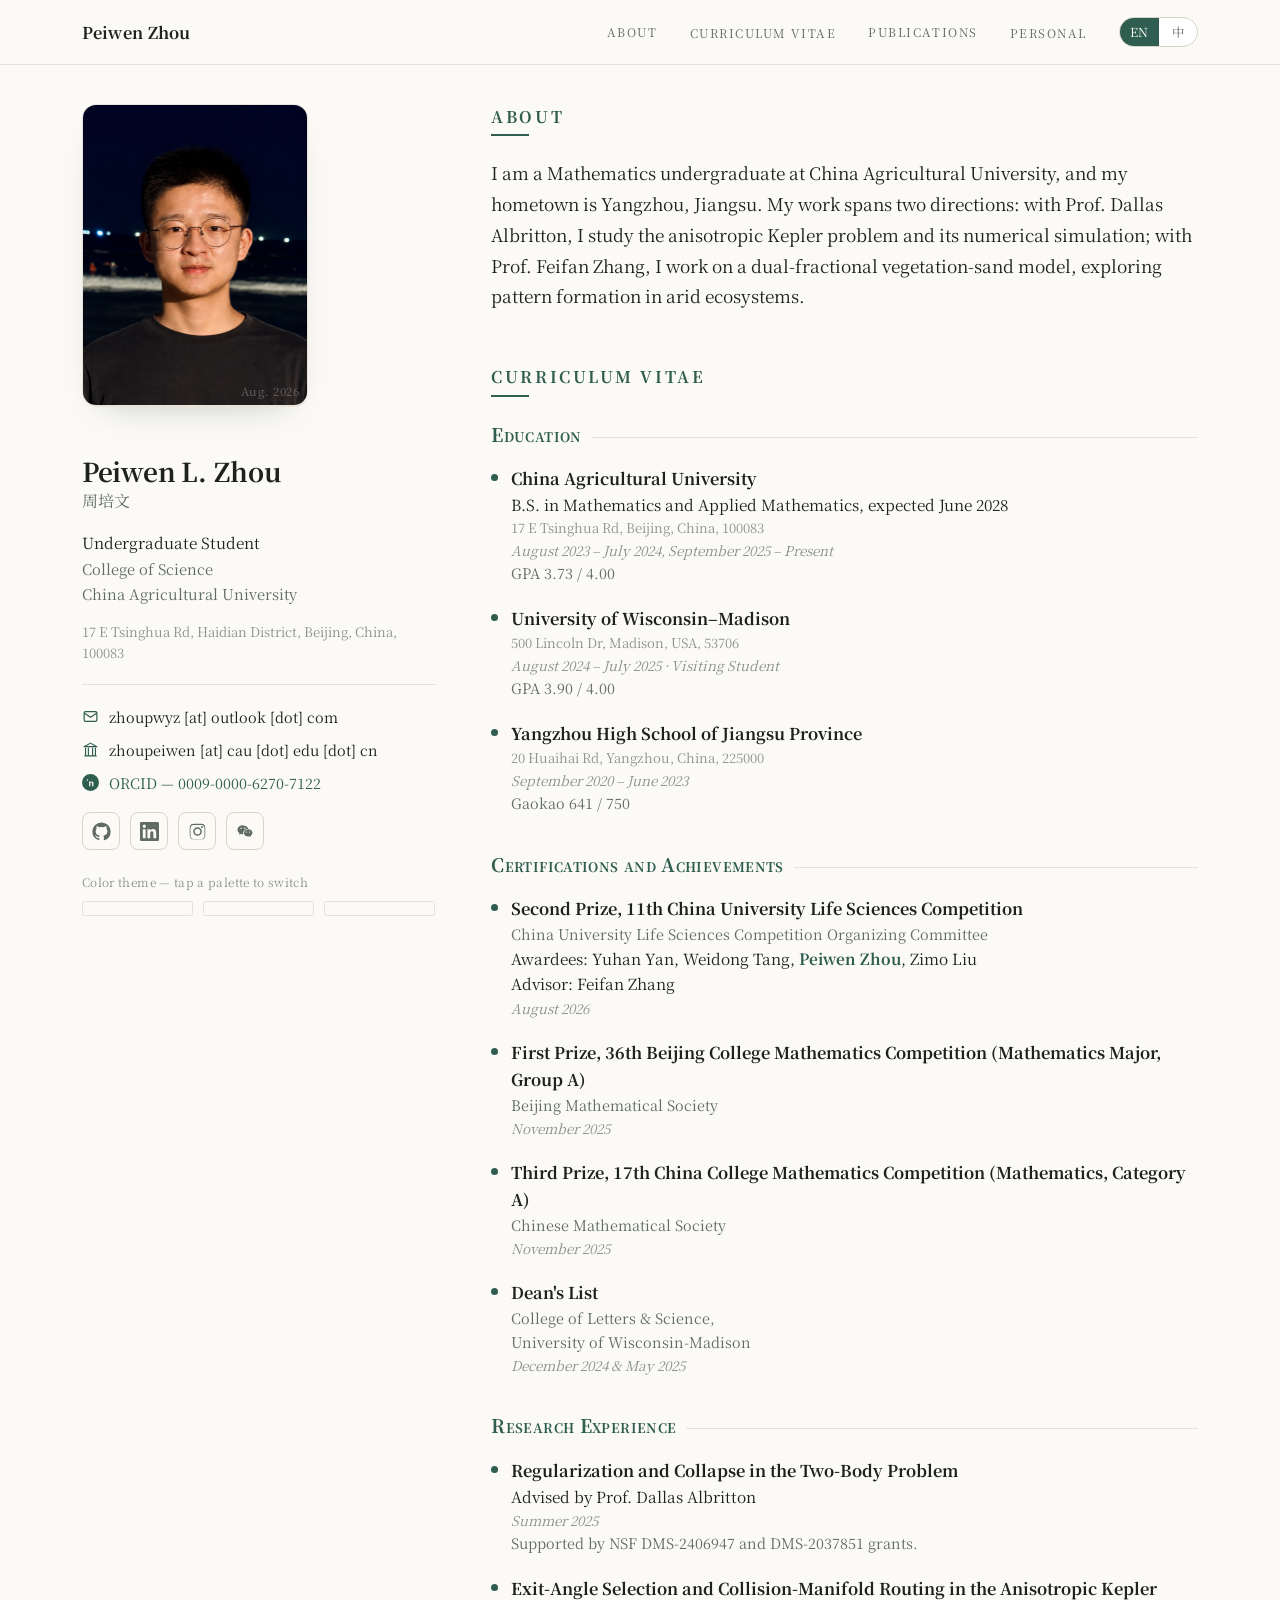
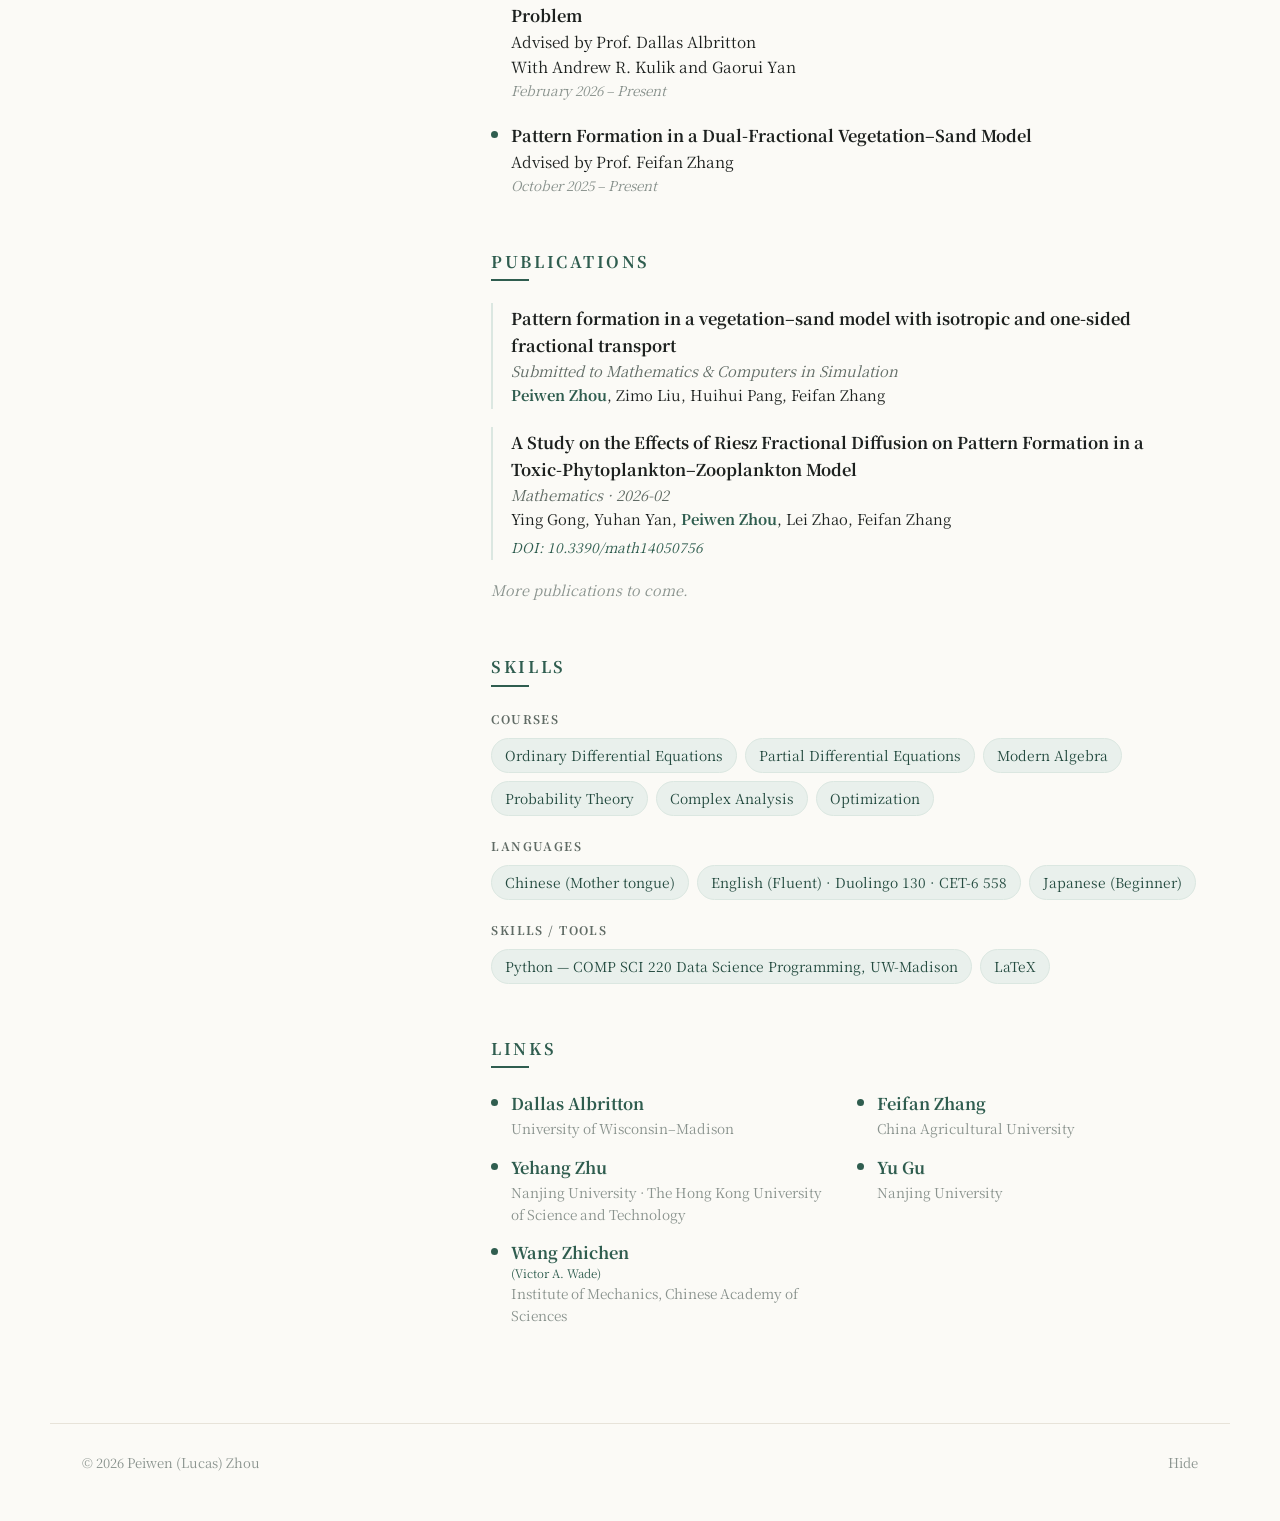
<file: index.html>
<!DOCTYPE html>
<html lang="en" data-theme="green">
<head>
<meta charset="UTF-8" />
<meta name="viewport" content="width=device-width, initial-scale=1.0" />
<!-- Pick a random color theme (green / red / blue), kept consistent within a visit -->
<script>
  (function () {
    var KEY = "plz-theme";
    var themes = ["green", "red", "blue"];
    var t = null;
    try { t = sessionStorage.getItem(KEY); } catch (e) {}
    if (themes.indexOf(t) === -1) {
      t = themes[Math.floor(Math.random() * themes.length)];
      try { sessionStorage.setItem(KEY, t); } catch (e) {}
    }
    document.documentElement.setAttribute("data-theme", t);
  })();
</script>
<title>Peiwen (Lucas) Zhou</title>
<meta name="description" content="Peiwen (Lucas) Zhou — a mathematics undergraduate at China Agricultural University, studying the anisotropic Kepler problem and pattern formation in arid ecosystems." />
<meta name="author" content="Peiwen (Lucas) Zhou" />
<link rel="canonical" href="https://lucaszhoupw.github.io/" />
<link rel="icon" href="assets/favicon.svg" />
<meta property="og:type" content="website" />
<meta property="og:title" content="Peiwen (Lucas) Zhou" />
<meta property="og:description" content="Peiwen (Lucas) Zhou — a mathematics undergraduate at China Agricultural University, studying the anisotropic Kepler problem and pattern formation in arid ecosystems." />
<meta property="og:url" content="https://lucaszhoupw.github.io/" />
<meta property="og:image" content="https://lucaszhoupw.github.io/assets/portrait-danang.jpeg" />
<meta name="twitter:card" content="summary_large_image" />
<link rel="stylesheet" href="styles.css?v=20" />
</head>
<body data-title-en="Peiwen (Lucas) Zhou" data-title-zh="周培文 · 个人主页">

<!-- ===================== NAV ===================== -->
<header class="nav">
  <div class="nav__inner">
    <div class="nav__brand">
      <a href="#top"><span class="nm-given" data-en="Peiwen" data-zh="培文">Peiwen</span><span class="nm-sur" data-en="Zhou" data-zh="周">Zhou</span></a>
    </div>
    <nav class="nav__links" aria-label="Primary">
      <a class="nav__link nav__link--caps" href="#about" data-spy data-en="About" data-zh="关于">About</a>
      <div class="nav__dropdown">
        <button type="button" class="nav__link nav__link--caps nav__dropbtn" aria-haspopup="true" aria-expanded="false"><span class="lbl-full" data-en="Curriculum Vitae" data-zh="简历">Curriculum Vitae</span><span class="lbl-short" data-en="CV" data-zh="简历">CV</span></button>
        <div class="nav__menu" role="menu">
          <button type="button" class="nav__menu-item" data-cv-download data-en="Download" data-zh="下载">Download</button>
        </div>
      </div>
      <a class="nav__link nav__link--caps" href="#publications" data-spy><span class="lbl-full" data-en="Publications" data-zh="学术发表">Publications</span><span class="lbl-short" data-en="Pub" data-zh="发表">Pub</span></a>
      <div class="nav__dropdown">
        <button type="button" class="nav__link nav__link--caps nav__dropbtn" aria-haspopup="true" aria-expanded="false" data-en="Personal" data-zh="个人">Personal</button>
        <div class="nav__menu" role="menu">
          <button type="button" class="nav__menu-item" role="menuitem" data-modal="modal-schedule" data-en="Schedule" data-zh="日程">Schedule</button>
          <button type="button" class="nav__menu-item" role="menuitem" data-modal="modal-travels" data-en="Travels" data-zh="足迹">Travels</button>
          <a class="nav__menu-item" role="menuitem" href="cities.html" data-en="Cities" data-zh="城市">Cities</a>
          <a class="nav__menu-item" role="menuitem" href="gallery.html" data-en="Gallery" data-zh="相册">Gallery</a>
        </div>
      </div>
    </nav>
    <button type="button" class="lang-toggle" aria-label="Switch language" title="Switch language">
      <span class="lang-seg is-active" data-lang="en">EN</span>
      <span class="lang-seg" data-lang="zh">中</span>
    </button>
  </div>
</header>

<span id="top"></span>

<!-- ===================== SHELL ===================== -->
<div class="shell">

  <!-- ---------- LEFT: sticky profile ---------- -->
  <aside class="side">
    <div class="portrait-wrap">
      <img class="portrait" src="assets/portrait-danang.jpeg"
           alt="Portrait of Peiwen (Lucas) Zhou" />
      <span class="portrait-date" data-en="Aug. 2026" data-zh="2026 年 8 月">Aug. 2026</span>
    </div>

    <h1 class="side__name"><span class="nm-given" data-en="Peiwen L." data-en-alt="Peiwen (Lucas)" data-zh="培文">Peiwen L.</span><span class="nm-sur" data-en="Zhou" data-zh="周">Zhou</span></h1>
    <div class="side__name-sub" data-en="周培文" data-zh="Peiwen (Lucas) Zhou">周培文</div>

    <div class="side__role" data-en="Undergraduate Student" data-zh="本科生">Undergraduate Student</div>
    <div class="side__college" data-en="College of Science">College of Science</div>
    <div class="side__affil" data-en="China Agricultural University" data-zh="中国农业大学理学院">China Agricultural University</div>
    <div class="side__affil-addr" data-en="17 E Tsinghua Rd, Haidian District, Beijing, China, 100083" data-zh="中国北京市海淀区清华东路 17 号">17 E Tsinghua Rd, Haidian District, Beijing, China, 100083</div>

    <hr class="side__rule" />

    <ul class="side__contact">
      <li>
        <svg class="ico" viewBox="0 0 24 24" fill="none" stroke="currentColor" stroke-width="1.7" aria-hidden="true"><rect x="3" y="5" width="18" height="14" rx="2"/><path d="m3 7 9 6 9-6"/></svg>
        <span class="email-text">zhoupwyz [at] outlook [dot] com</span>
      </li>
      <li>
        <svg class="ico" viewBox="0 0 24 24" fill="none" stroke="currentColor" stroke-width="1.6" stroke-linecap="round" stroke-linejoin="round" aria-hidden="true"><path d="M12 3 3 8h18z"/><path d="M4 21h16M5 21V10m4 11V10m6 11V10m4 11V10"/></svg>
        <span class="email-text">zhoupeiwen [at] cau [dot] edu [dot] cn</span>
      </li>
      <li>
        <svg class="ico" viewBox="0 0 24 24" fill="currentColor" aria-hidden="true"><path d="M12 0a12 12 0 1 0 0 24 12 12 0 0 0 0-24zM7.7 7.4a1 1 0 1 1 0 2 1 1 0 0 1 0-2zm.9 3.2H6.8v6.8h1.8v-6.8zm2 0h1.7v.93h.02c.24-.45.83-.93 1.7-.93 1.82 0 2.16 1.2 2.16 2.76v3.97h-1.8v-3.5c0-.84-.02-1.92-1.17-1.92-1.17 0-1.35.92-1.35 1.86v3.56h-1.8v-6.8z"/></svg>
        <span><a href="https://orcid.org/0009-0000-6270-7122" target="_blank" rel="noopener">ORCID — 0009-0000<span class="orcid-tail">-6270-7122</span></a></span>
      </li>
    </ul>

    <div class="side__social">
      <a href="https://github.com/lucaszhoupw/" target="_blank" rel="noopener" aria-label="GitHub" title="GitHub">
        <svg viewBox="0 0 24 24" fill="currentColor" aria-hidden="true"><path d="M12 .5A11.5 11.5 0 0 0 .5 12a11.5 11.5 0 0 0 7.86 10.92c.58.1.79-.25.79-.56v-2c-3.2.7-3.88-1.37-3.88-1.37-.53-1.34-1.29-1.7-1.29-1.7-1.05-.72.08-.7.08-.7 1.16.08 1.77 1.2 1.77 1.2 1.03 1.77 2.7 1.26 3.36.96.1-.75.4-1.26.73-1.55-2.55-.29-5.24-1.28-5.24-5.68 0-1.26.45-2.28 1.19-3.08-.12-.29-.52-1.46.11-3.04 0 0 .97-.31 3.18 1.18a11 11 0 0 1 5.79 0c2.2-1.49 3.17-1.18 3.17-1.18.63 1.58.23 2.75.11 3.04.74.8 1.19 1.82 1.19 3.08 0 4.41-2.69 5.39-5.25 5.67.41.36.78 1.06.78 2.14v3.17c0 .31.21.67.8.56A11.5 11.5 0 0 0 23.5 12 11.5 11.5 0 0 0 12 .5z"/></svg>
      </a>
      <a href="#" aria-label="LinkedIn" title="LinkedIn">
        <svg viewBox="0 0 24 24" fill="currentColor" aria-hidden="true"><path d="M20.45 20.45h-3.56v-5.57c0-1.33-.02-3.04-1.85-3.04-1.85 0-2.14 1.45-2.14 2.94v5.67H9.34V9h3.42v1.56h.05c.48-.9 1.64-1.85 3.37-1.85 3.6 0 4.27 2.37 4.27 5.46v6.28zM5.34 7.43a2.07 2.07 0 1 1 0-4.14 2.07 2.07 0 0 1 0 4.14zM7.12 20.45H3.55V9h3.57v11.45zM22.22 0H1.77C.79 0 0 .77 0 1.73v20.54C0 23.22.79 24 1.77 24h20.45c.98 0 1.78-.78 1.78-1.73V1.73C24 .77 23.2 0 22.22 0z"/></svg>
      </a>
      <a href="#" aria-label="Instagram" title="Instagram">
        <svg viewBox="0 0 24 24" fill="currentColor" aria-hidden="true"><path d="M12 2.16c3.2 0 3.58.01 4.85.07 1.17.05 1.8.25 2.23.41.56.22.96.48 1.38.9.42.42.68.82.9 1.38.16.42.36 1.06.41 2.23.06 1.27.07 1.65.07 4.85s-.01 3.58-.07 4.85c-.05 1.17-.25 1.8-.41 2.23-.22.56-.48.96-.9 1.38-.42.42-.82.68-1.38.9-.42.16-1.06.36-2.23.41-1.27.06-1.65.07-4.85.07s-3.58-.01-4.85-.07c-1.17-.05-1.8-.25-2.23-.41a3.7 3.7 0 0 1-1.38-.9 3.7 3.7 0 0 1-.9-1.38c-.16-.42-.36-1.06-.41-2.23-.06-1.27-.07-1.65-.07-4.85s.01-3.58.07-4.85c.05-1.17.25-1.8.41-2.23.22-.56.48-.96.9-1.38.42-.42.82-.68 1.38-.9.42-.16 1.06-.36 2.23-.41C8.42 2.17 8.8 2.16 12 2.16zm0 1.62c-3.15 0-3.51.01-4.75.07-.96.04-1.48.2-1.83.34-.46.18-.79.39-1.13.74-.35.34-.56.67-.74 1.13-.14.35-.3.87-.34 1.83-.06 1.24-.07 1.6-.07 4.75s.01 3.51.07 4.75c.04.96.2 1.48.34 1.83.18.46.39.79.74 1.13.34.35.67.56 1.13.74.35.14.87.3 1.83.34 1.24.06 1.6.07 4.75.07s3.51-.01 4.75-.07c.96-.04 1.48-.2 1.83-.34.46-.18.79-.39 1.13-.74.35-.34.56-.67.74-1.13.14-.35.3-.87.34-1.83.06-1.24.07-1.6.07-4.75s-.01-3.51-.07-4.75c-.04-.96-.2-1.48-.34-1.83a3.04 3.04 0 0 0-.74-1.13 3.04 3.04 0 0 0-1.13-.74c-.35-.14-.87-.3-1.83-.34-1.24-.06-1.6-.07-4.75-.07zm0 2.76a5.46 5.46 0 1 1 0 10.92 5.46 5.46 0 0 1 0-10.92zm0 9a3.54 3.54 0 1 0 0-7.08 3.54 3.54 0 0 0 0 7.08zm6.95-9.22a1.27 1.27 0 1 1-2.55 0 1.27 1.27 0 0 1 2.55 0z"/></svg>
      </a>
      <a href="#" aria-label="WeChat" title="WeChat">
        <svg viewBox="0 0 24 24" fill="currentColor" aria-hidden="true"><path d="M8.69 4.06c-3.74 0-6.78 2.56-6.78 5.72 0 1.72.91 3.27 2.34 4.32a.46.46 0 0 1 .17.52l-.31 1.15c-.01.05-.04.11-.04.17 0 .13.1.23.23.23a.26.26 0 0 0 .13-.04l1.48-.87a.67.67 0 0 1 .56-.08c.71.2 1.46.32 2.21.32.18 0 .35-.01.53-.03a4.7 4.7 0 0 1-.24-1.47c0-2.85 2.69-5.16 6.01-5.16.21 0 .42.01.62.04-.51-2.63-3.16-4.61-6.94-4.61zM6.42 7.02c.5 0 .9.41.9.92 0 .5-.4.91-.9.91s-.91-.41-.91-.91c0-.51.41-.92.91-.92zm4.54 0c.5 0 .9.41.9.92 0 .5-.4.91-.9.91s-.91-.41-.91-.91c0-.51.41-.92.91-.92zm4.18 2.4c-2.85 0-5.16 1.97-5.16 4.41 0 2.43 2.31 4.41 5.16 4.41.64 0 1.26-.1 1.83-.27a.56.56 0 0 1 .46.06l1.24.72a.21.21 0 0 0 .11.04c.1 0 .19-.09.19-.19 0-.05-.02-.09-.03-.14l-.26-.96a.45.45 0 0 1-.02-.12.38.38 0 0 1 .16-.31c1.18-.86 1.94-2.15 1.94-3.58 0-2.44-2.31-4.41-5.16-4.41zm-1.9 2.48c.42 0 .76.34.76.76s-.34.77-.76.77a.77.77 0 0 1-.76-.77c0-.42.34-.76.76-.76zm3.79 0c.42 0 .76.34.76.76s-.34.77-.76.77a.77.77 0 0 1-.76-.77c0-.42.34-.76.76-.76z"/></svg>
      </a>
    </div>

    <!-- Color theme swatches -->
    <div class="palette">
      <p class="palette__hint" data-en="Color theme — tap a palette to switch" data-zh="网站配色 — 点击色卡即可切换">Color theme — tap a palette to switch</p>
      <div class="palette__set">
        <button type="button" class="swatch" data-theme-pick="green" aria-label="Green theme" title="Green">
          <span style="background:#e9f0ec"></span>
          <span style="background:#a7c6ba"></span>
          <span style="background:#5d917f"></span>
          <span style="background:#2f5d4f"></span>
          <span style="background:#1c3a31"></span>
        </button>
        <button type="button" class="swatch" data-theme-pick="red" aria-label="Red theme" title="Red">
          <span style="background:#f4e9e7"></span>
          <span style="background:#d99e98"></span>
          <span style="background:#bd5b53"></span>
          <span style="background:#9a3232"></span>
          <span style="background:#6f2020"></span>
        </button>
        <button type="button" class="swatch" data-theme-pick="blue" aria-label="Blue theme" title="Blue">
          <span style="background:#e8eef5"></span>
          <span style="background:#a3bbd6"></span>
          <span style="background:#5b80ac"></span>
          <span style="background:#2a4a72"></span>
          <span style="background:#1a3151"></span>
        </button>
      </div>
    </div>
  </aside>

  <!-- ---------- RIGHT: content ---------- -->
  <main class="main">

    <!-- About -->
    <section class="section" id="about">
      <p class="section__title" data-en="About" data-zh="关于我">About</p>
      <hr class="section__rule" />
      <div class="lede">
        <p data-en="I am a Mathematics undergraduate at China Agricultural University, and my hometown is Yangzhou, Jiangsu. My work spans two directions: with Prof. Dallas Albritton, I study the anisotropic Kepler problem and its numerical simulation; with Prof. Feifan Zhang, I work on a dual-fractional vegetation-sand model, exploring pattern formation in arid ecosystems."
           data-zh="我是中国农业大学数学与应用数学专业的本科生，来自江苏省扬州市。我的研究包括两个方向：在 Dallas Albritton 教授的指导下，研究各向异性开普勒问题及其数值模拟；在张非凡教授的指导下，研究双分数阶植被-沙模型，探索干旱生态系统中的斑图形成。">I am a Mathematics undergraduate at China Agricultural University, and my hometown is Yangzhou, Jiangsu. My work spans two directions: with Prof. Dallas Albritton, I study the anisotropic Kepler problem and its numerical simulation; with Prof. Feifan Zhang, I work on a dual-fractional vegetation-sand model, exploring pattern formation in arid ecosystems.</p>
      </div>
    </section>

    <!-- Curriculum Vitae -->
    <section class="section" id="cv">
      <p class="section__title">Curriculum Vitae</p>
      <hr class="section__rule" />

      <!-- Education -->
      <div class="cv-group">
        <h3 class="cv-group__head" data-en="Education" data-zh="教育经历">Education</h3>
        <div class="entry">
          <div class="entry__line1" data-en="China Agricultural University" data-zh="中国农业大学">China Agricultural University</div>
          <div class="entry__line2" data-en="B.S. in Mathematics and Applied Mathematics, expected June 2028" data-zh="数学与应用数学专业（理学学士），预计 2028 年 6 月毕业">B.S. in Mathematics and Applied Mathematics, expected June 2028</div>
          <div class="entry__addr" data-en="17 E Tsinghua Rd, Beijing, China, 100083" data-zh="中国北京市海淀区清华东路 17 号">17 E Tsinghua Rd, Beijing, China, 100083</div>
          <div class="entry__meta" data-en="August 2023 – July 2024, September 2025 – Present" data-zh="2023年8月 – 2024年7月、2025年9月至今">August 2023 – July 2024, September 2025 – Present</div>
          <div class="entry__line3 modal-trigger" data-modal="modal-cau-gpa" data-en="GPA 3.73 / 4.00" data-zh="GPA 3.73 / 4.00">GPA 3.73 / 4.00</div>
        </div>
        <div class="entry">
          <div class="entry__line1" data-en="University of Wisconsin–Madison" data-zh="威斯康星大学麦迪逊分校">University of Wisconsin–Madison</div>
          <div class="entry__addr" data-en="500 Lincoln Dr, Madison, USA, 53706" data-zh="美国威斯康星州戴恩县麦迪逊市林肯路 500 号">500 Lincoln Dr, Madison, USA, 53706</div>
          <div class="entry__meta" data-en="August 2024 – July 2025 · Visiting Student" data-zh="2024年8月 – 2025年7月 · 访问学生">August 2024 – July 2025 · Visiting Student</div>
          <div class="entry__line3" data-en="GPA 3.90 / 4.00" data-zh="GPA 3.90 / 4.00">GPA 3.90 / 4.00</div>
        </div>
        <div class="entry">
          <div class="entry__line1" data-en="Yangzhou High School of Jiangsu Province" data-zh="江苏省扬州中学">Yangzhou High School of Jiangsu Province</div>
          <div class="entry__addr" data-en="20 Huaihai Rd, Yangzhou, China, 225000" data-zh="中国江苏省扬州市广陵区淮海路 20 号">20 Huaihai Rd, Yangzhou, China, 225000</div>
          <div class="entry__meta" data-en="September 2020 – June 2023" data-zh="2020年9月 – 2023年6月">September 2020 – June 2023</div>
          <div class="entry__line3 modal-trigger" data-modal="modal-gaokao" data-en="Gaokao 641 / 750" data-zh="高考 641 / 750">Gaokao 641 / 750</div>
        </div>
      </div>

      <!-- Certifications and Achievements -->
      <div class="cv-group">
        <h3 class="cv-group__head" data-en="Certifications and Achievements" data-zh="获奖与证书">Certifications and Achievements</h3>
        <div class="entry">
          <div class="entry__line1" data-en="Second Prize, 11th China University Life Sciences Competition" data-zh="第 11 届全国大学生生命科学竞赛（创新创业类）二等奖">Second Prize, 11th China University Life Sciences Competition</div>
          <div class="entry__line3" data-en="China University Life Sciences Competition Organizing Committee" data-zh="全国大学生生命科学竞赛委员会">China University Life Sciences Competition Organizing Committee</div>
          <div class="entry__line2 award-authors" data-html data-en="Awardees: Yuhan Yan, Weidong Tang, <span class=&quot;me&quot;>Peiwen Zhou</span>, Zimo Liu" data-zh="获奖学生：闫宇涵、唐卫东、<span class=&quot;me&quot;>周培文</span>、刘子墨">Awardees: Yuhan Yan, Weidong Tang, <span class="me">Peiwen Zhou</span>, Zimo Liu</div>
          <div class="entry__line2" data-en="Advisor: Feifan Zhang" data-zh="指导老师：张非凡">Advisor: Feifan Zhang</div>
          <div class="entry__meta" data-en="August 2026" data-zh="2026 年 8 月">August 2026</div>
        </div>
        <div class="entry">
          <div class="entry__line1" data-en="First Prize, 36th Beijing College Mathematics Competition (Mathematics Major, Group A)" data-zh="北京市第 36 届大学生数学竞赛（数学专业甲组）一等奖">First Prize, 36th Beijing College Mathematics Competition (Mathematics Major, Group A)</div>
          <div class="entry__line3" data-en="Beijing Mathematical Society" data-zh="北京数学会">Beijing Mathematical Society</div>
          <div class="entry__meta" data-en="November 2025" data-zh="2025 年 11 月">November 2025</div>
        </div>
        <div class="entry">
          <div class="entry__line1" data-en="Third Prize, 17th China College Mathematics Competition (Mathematics, Category A)" data-zh="第 17 届全国大学生数学竞赛（数学 A 类）三等奖">Third Prize, 17th China College Mathematics Competition (Mathematics, Category A)</div>
          <div class="entry__line3" data-en="Chinese Mathematical Society" data-zh="中国数学会">Chinese Mathematical Society</div>
          <div class="entry__meta" data-en="November 2025" data-zh="2025 年 11 月">November 2025</div>
        </div>
        <div class="entry">
          <div class="entry__line1" data-en="Dean&#39;s List" data-zh="Dean&#39;s List">Dean&#39;s List</div>
          <div class="entry__line3" data-en="College of Letters &amp; Science," data-zh="College of Letters &amp; Science,">College of Letters &amp; Science,</div>
          <div class="entry__line3" data-en="University of Wisconsin-Madison" data-zh="University of Wisconsin-Madison">University of Wisconsin-Madison</div>
          <div class="entry__meta" data-en="December 2024 &amp; May 2025" data-zh="2024 年 12 月 &amp; 2025 年 5 月">December 2024 &amp; May 2025</div>
        </div>
      </div>

      <!-- Research Experience -->
      <div class="cv-group">
        <h3 class="cv-group__head" data-en="Research Experience" data-zh="研究经历">Research Experience</h3>
        <div class="entry">
          <div class="entry__line1" data-en="Regularization and Collapse in the Two-Body Problem" data-zh="二体问题中的正则化与碰撞坍塌">Regularization and Collapse in the Two-Body Problem</div>
          <div class="entry__line2" data-en="Advised by Prof. Dallas Albritton" data-zh="指导老师 Dallas Albritton 教授">Advised by Prof. Dallas Albritton</div>
          <div class="entry__meta" data-en="Summer 2025" data-zh="2025 年夏">Summer 2025</div>
          <div class="entry__line3" data-en="Supported by NSF DMS-2406947 and DMS-2037851 grants." data-zh="由美国国家科学基金 NSF DMS-2406947 与 DMS-2037851 资助。">Supported by NSF DMS-2406947 and DMS-2037851 grants.</div>
        </div>
        <div class="entry">
          <div class="entry__line1" data-en="Exit-Angle Selection and Collision-Manifold Routing in the Anisotropic Kepler Problem" data-zh="各向异性开普勒问题中的出射角选择与碰撞流形">Exit-Angle Selection and Collision-Manifold Routing in the Anisotropic Kepler Problem</div>
          <div class="entry__line2" data-en="Advised by Prof. Dallas Albritton" data-zh="指导老师 Dallas Albritton 教授">Advised by Prof. Dallas Albritton</div>
          <div class="entry__line2" data-en="With Andrew R. Kulik and Gaorui Yan" data-zh="合作者 Andrew R. Kulik、颜高睿">With Andrew R. Kulik and Gaorui Yan</div>
          <div class="entry__meta" data-en="February 2026 – Present" data-zh="2026年2月 – 至今">February 2026 – Present</div>
        </div>
        <div class="entry">
          <div class="entry__line1" data-en="Pattern Formation in a Dual-Fractional Vegetation–Sand Model" data-zh="双分数阶植被–沙模型中的斑图形成">Pattern Formation in a Dual-Fractional Vegetation–Sand Model</div>
          <div class="entry__line2" data-en="Advised by Prof. Feifan Zhang" data-zh="指导老师 张非凡 教授">Advised by Prof. Feifan Zhang</div>
          <div class="entry__meta" data-en="October 2025 – Present" data-zh="2025年10月 – 至今">October 2025 – Present</div>
        </div>
      </div>
    </section>

    <!-- Publications -->
    <section class="section" id="publications">
      <p class="section__title" data-en="Publications" data-zh="学术发表">Publications</p>
      <hr class="section__rule" />
      <div class="pub">
        <div class="pub__title" data-en="Pattern formation in a vegetation–sand model with isotropic and one-sided fractional transport" data-zh="Pattern formation in a vegetation–sand model with isotropic and one-sided fractional transport">Pattern formation in a vegetation–sand model with isotropic and one-sided fractional transport</div>
        <div class="pub__venue" data-en="Submitted to Mathematics &amp; Computers in Simulation" data-zh="已投稿至 Mathematics &amp; Computers in Simulation">Submitted to Mathematics &amp; Computers in Simulation</div>
        <div class="pub__authors" data-html data-en="<span class=&quot;me&quot;>Peiwen Zhou</span>, Zimo Liu, Huihui Pang, Feifan Zhang" data-zh="<span class=&quot;me&quot;>Peiwen Zhou</span>, Zimo Liu, Huihui Pang, Feifan Zhang"><span class="me">Peiwen Zhou</span>, Zimo Liu, Huihui Pang, Feifan Zhang</div>
      </div>
      <div class="pub">
        <div class="pub__title" data-en="A Study on the Effects of Riesz Fractional Diffusion on Pattern Formation in a Toxic-Phytoplankton–Zooplankton Model" data-zh="A Study on the Effects of Riesz Fractional Diffusion on Pattern Formation in a Toxic-Phytoplankton–Zooplankton Model">A Study on the Effects of Riesz Fractional Diffusion on Pattern Formation in a Toxic-Phytoplankton–Zooplankton Model</div>
        <div class="pub__venue" data-en="Mathematics · 2026-02" data-zh="Mathematics · 2026-02">Mathematics · 2026-02</div>
        <div class="pub__authors" data-html data-en="Ying Gong, Yuhan Yan, <span class=&quot;me&quot;>Peiwen Zhou</span>, Lei Zhao, Feifan Zhang" data-zh="Ying Gong, Yuhan Yan, <span class=&quot;me&quot;>Peiwen Zhou</span>, Lei Zhao, Feifan Zhang">Ying Gong, Yuhan Yan, <span class="me">Peiwen Zhou</span>, Lei Zhao, Feifan Zhang</div>
        <div class="pub__doi"><a href="https://doi.org/10.3390/math14050756" target="_blank" rel="noopener">DOI: 10.3390/math14050756</a></div>
      </div>
      <p class="empty-note" data-en="More publications to come."
         data-zh="更多发表，敬请期待。">More publications to come.</p>
    </section>

    <!-- Skills -->
    <section class="section" id="skills">
      <p class="section__title" data-en="Skills" data-zh="技能">Skills</p>
      <hr class="section__rule" />

      <div class="skill-block">
        <p class="skill-block__label" data-en="Courses" data-zh="课程">Courses</p>
        <div class="pills">
          <span class="pill" data-en="Ordinary Differential Equations" data-zh="常微分方程">Ordinary Differential Equations</span>
          <span class="pill" data-en="Partial Differential Equations" data-zh="偏微分方程">Partial Differential Equations</span>
          <span class="pill" data-en="Modern Algebra" data-zh="抽象代数">Modern Algebra</span>
          <span class="pill" data-en="Probability Theory" data-zh="概率论">Probability Theory</span>
          <span class="pill" data-en="Complex Analysis" data-zh="复变函数">Complex Analysis</span>
          <span class="pill" data-en="Optimization" data-zh="优化">Optimization</span>
        </div>
      </div>

      <div class="skill-block">
        <p class="skill-block__label" data-en="Languages" data-zh="语言">Languages</p>
        <div class="pills">
          <span class="pill modal-trigger" data-modal="modal-chinese" data-en="Chinese (Mother tongue)" data-zh="中文（母语）">Chinese (Mother tongue)</span>
          <span class="pill pill--wide"><span data-en="English (Fluent)" data-zh="英语（流利）">English (Fluent)</span> · <span class="modal-trigger" data-modal="modal-duolingo" data-en="Duolingo 130" data-zh="Duolingo 130">Duolingo 130</span> · <span class="modal-trigger" data-modal="modal-cet6" data-en="CET-6 558" data-zh="CET-6 558">CET-6 558</span></span>
          <span class="pill" data-en="Japanese (Beginner)" data-zh="日语（入门）">Japanese (Beginner)</span>
        </div>
      </div>

      <div class="skill-block">
        <p class="skill-block__label" data-en="Skills / Tools" data-zh="技能 / 工具">Skills / Tools</p>
        <div class="pills">
          <span class="pill pill--wide" data-en="Python — COMP SCI 220 Data Science Programming, UW-Madison" data-zh="Python — COMP SCI 220 Data Science Programming, UW-Madison">Python — COMP SCI 220 Data Science Programming, UW-Madison</span>
          <span class="pill" data-en="LaTeX" data-zh="LaTeX">LaTeX</span>
        </div>
      </div>
    </section>

    <!-- Links -->
    <section class="section" id="links">
      <p class="section__title" data-en="Links" data-zh="链接">Links</p>
      <hr class="section__rule" />
      <ul class="links">
        <li class="link-entry">
          <a class="link-entry__name" href="https://sites.google.com/view/albri050/dallas-albritton" target="_blank" rel="noopener" data-en="Dallas Albritton" data-zh="Dallas Albritton">Dallas Albritton</a>
          <span class="link-entry__affil" data-en="University of Wisconsin–Madison" data-zh="威斯康星大学麦迪逊分校">University of Wisconsin–Madison</span>
        </li>
        <li class="link-entry">
          <a class="link-entry__name" href="https://faculty.cau.edu.cn/zff/" target="_blank" rel="noopener" data-en="Feifan Zhang" data-zh="张非凡">Feifan Zhang</a>
          <span class="link-entry__affil" data-en="China Agricultural University" data-zh="中国农业大学">China Agricultural University</span>
        </li>
        <li class="link-entry">
          <a class="link-entry__name" href="https://lajoyazyh.github.io" target="_blank" rel="noopener" data-en="Yehang Zhu" data-zh="朱业航">Yehang Zhu</a>
          <span class="link-entry__affil" data-en="Nanjing University · The Hong Kong University of Science and Technology" data-zh="南京大学 · 香港科技大学">Nanjing University · The Hong Kong University of Science and Technology</span>
        </li>
        <li class="link-entry">
          <a class="link-entry__name" href="https://kuangrepi.github.io" target="_blank" rel="noopener" data-en="Yu Gu" data-zh="谷羽">Yu Gu</a>
          <span class="link-entry__affil" data-en="Nanjing University" data-zh="南京大学">Nanjing University</span>
        </li>
        <li class="link-entry">
          <a class="link-entry__name" href="https://wangzcblog-test-d2fk5sbo92db3ddf-1463982764.tcloudbaseapp.com" target="_blank" rel="noopener">
            <span data-en="Wang Zhichen" data-zh="王之宸">Wang Zhichen</span>
            <span class="link-entry__alias">(Victor A. Wade)</span>
          </a>
          <span class="link-entry__affil" data-en="Institute of Mechanics, Chinese Academy of Sciences" data-zh="中国科学院力学所">Institute of Mechanics, Chinese Academy of Sciences</span>
        </li>
      </ul>
    </section>

  </main>
</div>

<footer class="foot">
  <span class="foot__copy" data-en="© 2026 Peiwen (Lucas) Zhou" data-zh="© 2026 周培文">© 2026 Peiwen (Lucas) Zhou</span>
  <button type="button" class="hide-btn" aria-label="Toggle privacy"><span class="hide-btn__off" data-en="Hide" data-zh="隐藏">Hide</span><span class="hide-btn__on" data-en="Show" data-zh="显示">Show</span></button>
</footer>

<!-- ===================== SCORE MODALS ===================== -->
<div class="modal" id="modal-cau-gpa">
  <div class="modal__backdrop" data-close></div>
  <div class="modal__dialog" role="dialog" aria-modal="true" aria-labelledby="cau-gpa-title">
    <button class="modal__close" type="button" data-close aria-label="Close">&times;</button>
    <h3 class="modal__title" id="cau-gpa-title" data-en="China Agricultural University" data-zh="中国农业大学">China Agricultural University</h3>
    <dl class="score-list">
      <div class="score-row score-row--total"><dt data-en="GPA" data-zh="GPA">GPA</dt><dd>3.73/4.00</dd></div>
      <div class="score-row"><dt data-en="Rank" data-zh="排名">Rank</dt><dd>21/80</dd></div>
    </dl>
  </div>
</div>

<div class="modal" id="modal-gaokao">
  <div class="modal__backdrop" data-close></div>
  <div class="modal__dialog" role="dialog" aria-modal="true" aria-labelledby="gaokao-title">
    <button class="modal__close" type="button" data-close aria-label="Close">&times;</button>
    <h3 class="modal__title" id="gaokao-title" data-en="2023 College Entrance Exam of Jiangsu Province" data-zh="江苏省 2023 年高考">2023 College Entrance Exam of Jiangsu Province</h3>
    <dl class="score-list">
      <div class="score-row"><dt data-en="Chinese" data-zh="语文">Chinese</dt><dd>110/150</dd></div>
      <div class="score-row"><dt data-en="Mathematics" data-zh="数学">Mathematics</dt><dd>121/150</dd></div>
      <div class="score-row"><dt data-en="English" data-zh="英语">English</dt><dd>136/150</dd></div>
      <div class="score-row"><dt data-en="Physics" data-zh="物理">Physics</dt><dd>93/100</dd></div>
      <div class="score-row"><dt data-en="Chemistry" data-zh="化学">Chemistry</dt><dd>89/100</dd></div>
      <div class="score-row"><dt data-en="Biology" data-zh="生物">Biology</dt><dd>92/100</dd></div>
      <div class="score-row score-row--total"><dt data-en="Total" data-zh="总分">Total</dt><dd>641/750</dd></div>
      <div class="score-row"><dt data-en="Jiangsu Province Rank" data-zh="江苏省排名">Jiangsu Province Rank</dt><dd>8031/445000</dd></div>
    </dl>
  </div>
</div>

<div class="modal" id="modal-duolingo">
  <div class="modal__backdrop" data-close></div>
  <div class="modal__dialog" role="dialog" aria-modal="true" aria-labelledby="duolingo-title">
    <button class="modal__close" type="button" data-close aria-label="Close">&times;</button>
    <h3 class="modal__title" id="duolingo-title" data-en="Duolingo English Test" data-zh="多邻国英语测试">Duolingo English Test</h3>
    <dl class="score-list">
      <div class="score-row"><dt data-en="Literacy" data-zh="读写">Literacy</dt><dd>135</dd></div>
      <div class="score-row"><dt data-en="Comprehension" data-zh="理解">Comprehension</dt><dd>140</dd></div>
      <div class="score-row"><dt data-en="Conversation" data-zh="对话">Conversation</dt><dd>125</dd></div>
      <div class="score-row"><dt data-en="Production" data-zh="表达">Production</dt><dd>115</dd></div>
      <div class="score-row score-row--total"><dt data-en="Overall" data-zh="总分">Overall</dt><dd>130</dd></div>
    </dl>
  </div>
</div>

<div class="modal" id="modal-cet6">
  <div class="modal__backdrop" data-close></div>
  <div class="modal__dialog" role="dialog" aria-modal="true" aria-labelledby="cet6-title">
    <button class="modal__close" type="button" data-close aria-label="Close">&times;</button>
    <h3 class="modal__title" id="cet6-title" data-en="College English Test Band 6" data-zh="全国大学英语六级考试">College English Test Band 6</h3>
    <dl class="score-list">
      <div class="score-row"><dt data-en="Listening" data-zh="听力">Listening</dt><dd>194</dd></div>
      <div class="score-row"><dt data-en="Reading" data-zh="阅读">Reading</dt><dd>201</dd></div>
      <div class="score-row"><dt data-en="Writing &amp; Translation" data-zh="写作与翻译">Writing &amp; Translation</dt><dd>163</dd></div>
      <div class="score-row score-row--total"><dt data-en="Total" data-zh="总分">Total</dt><dd>558</dd></div>
    </dl>
  </div>
</div>

<div class="modal" id="modal-chinese">
  <div class="modal__backdrop" data-close></div>
  <div class="modal__dialog" role="dialog" aria-modal="true" aria-labelledby="chinese-title">
    <button class="modal__close" type="button" data-close aria-label="Close">&times;</button>
    <h3 class="modal__title" id="chinese-title" data-en="Chinese" data-zh="中文">Chinese</h3>
    <ul class="lang-list">
      <li data-en="Mandarin (Standard)" data-zh="普通话">Mandarin (Standard)</li>
      <li data-en="Jianghuai Mandarin (Yizheng Dialect)" data-zh="江淮官话（仪征话）">Jianghuai Mandarin (Yizheng Dialect)</li>
      <li data-en="Cantonese (Beginner)" data-zh="粤语（入门）">Cantonese (Beginner)</li>
    </ul>
  </div>
</div>

<div class="modal" id="modal-travels">
  <div class="modal__backdrop" data-close></div>
  <div class="modal__dialog modal__dialog--map" role="dialog" aria-modal="true" aria-labelledby="travels-title">
    <button class="modal__close" type="button" data-close aria-label="Close">&times;</button>
    <h3 class="modal__title" id="travels-title" data-en="Travels" data-zh="足迹">Travels</h3>
    <div class="map-tabs" role="tablist">
      <button type="button" class="map-tab is-active" data-map="world" data-en="World" data-zh="世界">World</button>
      <button type="button" class="map-tab" data-map="china" data-en="China" data-zh="中国">China</button>
      <button type="button" class="map-tab" data-map="usa" data-en="USA" data-zh="美国">USA</button>
    </div>
    <div class="map-panel" data-panel="world">
      <div class="map-stage" data-svg="assets/maps/world.svg?v=17"></div>
      <ul class="map-legend">
        <li><div class="lg-head"><span class="lg-sw lg-sw--lived"></span><b data-en="Lived" data-zh="居住">Lived</b></div><div class="lg-names" data-en="China · United States" data-zh="美国 · 中国">China · United States</div></li>
        <li><div class="lg-head"><span class="lg-sw lg-sw--travel"></span><b data-en="Traveled" data-zh="旅游">Traveled</b></div><div class="lg-names" data-en="Japan · Singapore · South Korea · Vietnam" data-zh="韩国 · 日本 · 新加坡 · 越南">Japan · Singapore · South Korea · Vietnam</div></li>
        <li><div class="lg-head"><span class="lg-sw lg-sw--pass"></span><b data-en="Passed through" data-zh="路过">Passed through</b></div><div class="lg-names" data-en="Germany · Malaysia · Türkiye" data-zh="德国 · 马来西亚 · 土耳其">Germany · Malaysia · Türkiye</div></li>
      </ul>
    </div>
    <div class="map-panel" data-panel="china" hidden>
      <div class="map-stage-wrap">
        <div class="map-stage" data-svg="assets/maps/china.svg?v=16"></div>
        <p class="map-note" data-en="The South China Sea and its islands are China&#39;s territory." data-zh="中国南海及群岛是中国领土">The South China Sea and its islands are China&#39;s territory.</p>
      </div>
      <ul class="map-legend">
        <li><div class="lg-head"><span class="lg-sw lg-sw--lived"></span><b data-en="Lived" data-zh="居住">Lived</b></div><div class="lg-names" data-en="Beijing · Jiangsu" data-zh="北京 · 江苏">Beijing · Jiangsu</div></li>
        <li><div class="lg-head"><span class="lg-sw lg-sw--travel"></span><b data-en="Traveled" data-zh="旅游">Traveled</b></div><div class="lg-names" data-en="Anhui · Chongqing · Fujian · Guangdong · Guizhou · Hebei · Hong Kong · Hunan · Inner Mongolia · Jiangxi · Jilin · Macau · Shaanxi · Shandong · Shanghai · Shanxi · Sichuan · Tianjin · Zhejiang" data-zh="安徽 · 澳门 · 重庆 · 福建 · 广东 · 贵州 · 河北 · 湖南 · 江西 · 吉林 · 内蒙古 · 山东 · 上海 · 山西 · 陕西 · 四川 · 天津 · 香港 · 浙江">Anhui · Chongqing · Fujian · Guangdong · Guizhou · Hebei · Hong Kong · Hunan · Inner Mongolia · Jiangxi · Jilin · Macau · Shaanxi · Shandong · Shanghai · Shanxi · Sichuan · Tianjin · Zhejiang</div></li>
        <li><div class="lg-head"><span class="lg-sw lg-sw--pass"></span><b data-en="Passed through" data-zh="路过">Passed through</b></div><div class="lg-names" data-en="Hubei" data-zh="湖北">Hubei</div></li>
      </ul>
    </div>
    <div class="map-panel" data-panel="usa" hidden>
      <div class="map-stage-wrap">
        <div class="map-stage" data-svg="assets/maps/usa.svg?v=16"></div>
        <p class="map-note" data-en="Some U.S. overseas territories are not shown." data-zh="部分美国海外领地未在图中展示。">Some U.S. overseas territories are not shown.</p>
      </div>
      <ul class="map-legend">
        <li><div class="lg-head"><span class="lg-sw lg-sw--lived"></span><b data-en="Lived" data-zh="居住">Lived</b></div><div class="lg-names" data-en="New Jersey · Wisconsin" data-zh="威斯康星 · 新泽西">New Jersey · Wisconsin</div></li>
        <li><div class="lg-head"><span class="lg-sw lg-sw--travel"></span><b data-en="Traveled" data-zh="旅游">Traveled</b></div><div class="lg-names" data-en="Arizona · Illinois · Maryland · Massachusetts · Nevada · New York · Pennsylvania · Rhode Island · Utah · Virginia · Washington D.C." data-zh="宾夕法尼亚 · 弗吉尼亚 · 华盛顿特区 · 罗德岛 · 马里兰 · 马萨诸塞 · 内华达 · 纽约 · 亚利桑那 · 伊利诺伊 · 犹他">Arizona · Illinois · Maryland · Massachusetts · Nevada · New York · Pennsylvania · Rhode Island · Utah · Virginia · Washington D.C.</div></li>
        <li><div class="lg-head"><span class="lg-sw lg-sw--pass"></span><b data-en="Passed through" data-zh="路过">Passed through</b></div><div class="lg-names" data-en="California · Connecticut · Delaware · Michigan" data-zh="加利福尼亚 · 康涅狄格 · 密歇根 · 特拉华">California · Connecticut · Delaware · Michigan</div></li>
      </ul>
    </div>
  </div>
</div>

<div class="modal" id="modal-schedule">
  <div class="modal__backdrop" data-close></div>
  <div class="modal__dialog modal__dialog--wide" role="dialog" aria-modal="true" aria-labelledby="schedule-title">
    <button class="modal__close" type="button" data-close aria-label="Close">&times;</button>
    <h3 class="modal__title" id="schedule-title" data-en="Peiwen's Recent Schedule" data-zh="周培文的近期日程">Peiwen's Recent Schedule</h3>
    <ul class="sched" id="sched-list">
      <li class="sched__item">
        <div class="sched__date" data-en="Jul 11 – 14" data-zh="7 月 11 日 – 14 日">Jul 11 – 14</div>
        <div class="sched__desc" data-en="Farm work at the Zhuozhou farm." data-zh="前往涿州农场种地。">Farm work at the Zhuozhou farm.</div>
      </li>
      <li class="sched__item">
        <div class="sched__date" data-en="Jul 15 – 24" data-zh="7 月 15 日 – 24 日">Jul 15 – 24</div>
        <div class="sched__desc" data-en="Summer term." data-zh="暑期学期。">Summer term.</div>
      </li>
      <li class="sched__item">
        <div class="sched__date" data-en="Aug 1 – 10" data-zh="8 月 1 日 – 10 日">Aug 1 – 10</div>
        <div class="sched__desc" data-en="Traveling in Vietnam — Hà Nội, Đà Nẵng, and Hồ Chí Minh City." data-zh="前往越南河内、岘港、胡志明市旅行。">Traveling in Vietnam — Hà Nội, Đà Nẵng, and Hồ Chí Minh City.</div>
      </li>
    </ul>
  </div>
</div>

<div class="modal" id="modal-cv">
  <div class="modal__backdrop" data-close></div>
  <div class="modal__dialog" role="dialog" aria-modal="true" aria-labelledby="cv-title">
    <button class="modal__close" type="button" data-close aria-label="Close">&times;</button>
    <h3 class="modal__title" id="cv-title" data-en="CV coming soon" data-zh="简历即将上线">CV coming soon</h3>
    <p class="cv-note" data-en="The CV PDF has not been uploaded yet — please check back later." data-zh="简历 PDF 暂未上传，请稍后再来。">The CV PDF has not been uploaded yet — please check back later.</p>
  </div>
</div>

<script src="site.js?v=19"></script>
</body>
</html>
</file>
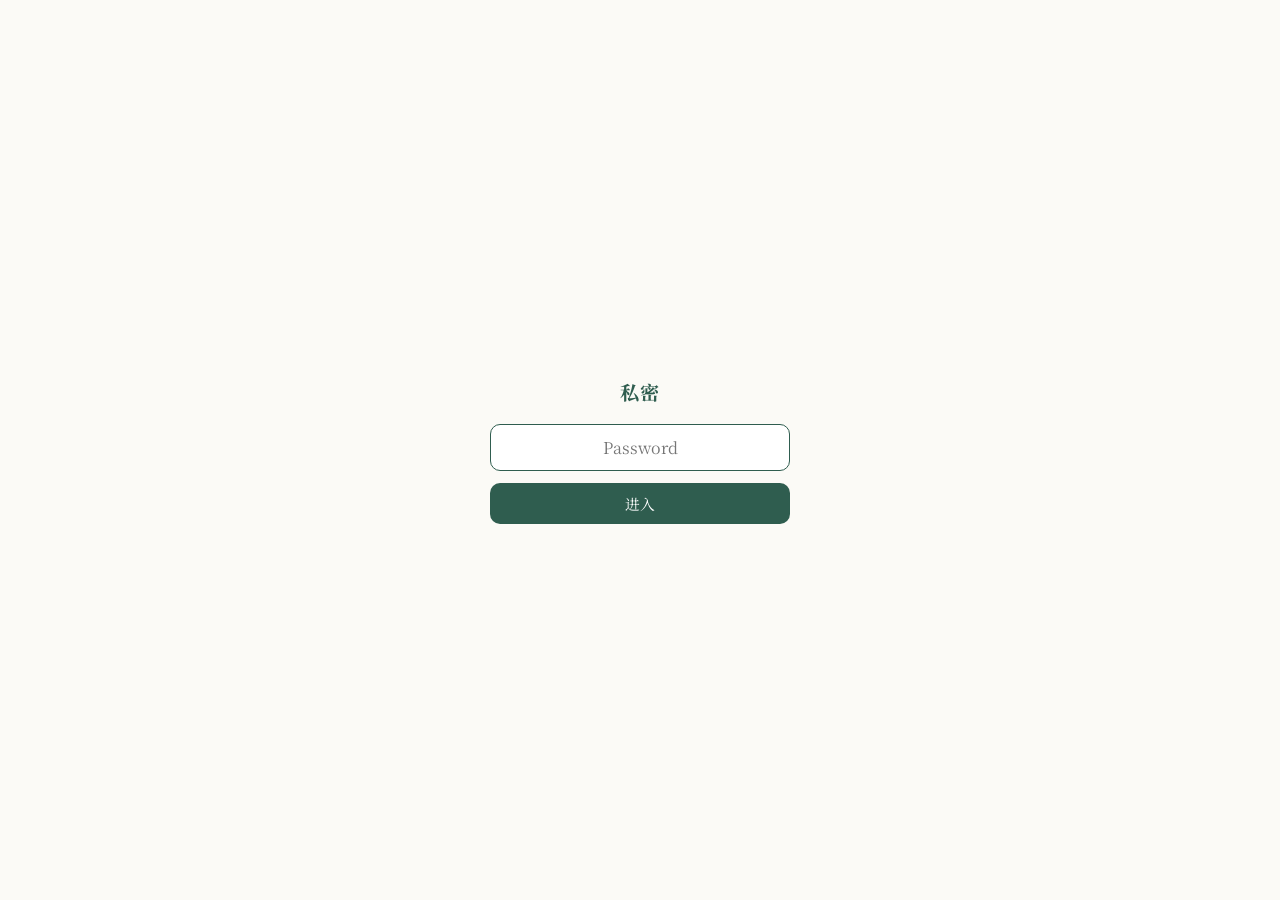
<file: attic.html>
<!DOCTYPE html>
<html lang="en" data-theme="green">
<head>
<meta charset="UTF-8" />
<meta name="viewport" content="width=device-width, initial-scale=1.0" />
<meta name="robots" content="noindex, nofollow" />
<title>·</title>
<link rel="icon" href="assets/favicon.svg" />
<link rel="stylesheet" href="styles.css?v=18" />
<script>
  try { var t = localStorage.getItem("plz_theme"); if (t) document.documentElement.setAttribute("data-theme", t); } catch (e) {}
</script>
<style>
  .gate { min-height: 100vh; display: flex; align-items: center; justify-content: center; padding: 24px; }
  .gate__box { width: 100%; max-width: 300px; display: flex; flex-direction: column; gap: 12px; text-align: center; }
  .gate__title { font-size: 1.2rem; color: var(--accent); font-weight: 700; margin: 0 0 4px; letter-spacing: 0.04em; }
  .gate__input { font-family: inherit; font-size: 1rem; text-align: center; padding: 11px 14px; border: 1px solid var(--border-strong); border-radius: 10px; background: var(--surface); color: var(--text); }
  .gate__input:focus { outline: none; border-color: var(--accent); }
  .gate__btn { font-family: inherit; font-size: 0.92rem; cursor: pointer; padding: 10px 14px; border: 0; border-radius: 10px; background: var(--accent); color: #fff; transition: background .18s; }
  .gate__btn:hover { background: var(--accent-strong); }
  .gate__btn:disabled { opacity: .6; cursor: default; }
  .gate__err { color: #b3392f; font-size: 0.85rem; margin: 2px 0 0; }
  .gate__hint { color: var(--faint); font-size: 0.74rem; margin: 6px 0 0; line-height: 1.5; }

  .app { max-width: 740px; margin: 0 auto; padding: 56px 22px 90px; }
  .app__bar { display: flex; align-items: center; justify-content: space-between; gap: 12px; margin-bottom: 22px; }
  .app__title { font-size: 1.5rem; color: var(--accent); margin: 0; }
  .app__actions { display: flex; gap: 8px; flex-wrap: wrap; }
  .btn { font-family: inherit; font-size: 0.84rem; cursor: pointer; padding: 7px 14px; border-radius: 999px; border: 1px solid var(--border-strong); background: transparent; color: var(--muted); transition: background .15s, color .15s; }
  .btn:hover { color: var(--text); background: var(--accent-tint); }
  .btn--solid { background: var(--accent); color: #fff; border-color: transparent; }
  .btn--solid:hover { background: var(--accent-strong); color: #fff; }
  .btn--sm { padding: 4px 10px; font-size: 0.76rem; }
  .btn:disabled { opacity: .55; cursor: default; }

  .field { display: flex; flex-direction: column; gap: 4px; }
  .field label { font-size: 0.7rem; font-weight: 700; color: var(--muted); }
  .form__foot { display: flex; align-items: center; gap: 12px; margin-top: 14px; flex-wrap: wrap; }
  #msg { font-size: 0.8rem; color: var(--muted); }
  #msg.err { color: #b3392f; } #msg.ok { color: var(--accent-strong); }

  /* schedule form */
  .ssform { border: 1px solid var(--border-strong); border-radius: 14px; padding: 18px; margin: 0 0 24px; background: var(--surface); }
  .ssgrid { display: grid; grid-template-columns: repeat(auto-fit, minmax(160px, 1fr)); gap: 10px; }
  .ssgrid .field input, .ssgrid .field select { font-family: inherit; font-size: 0.88rem; padding: 7px 9px; border: 1px solid var(--border-strong); border-radius: 8px; background: var(--bg); color: var(--text); }
  .ssform__hint { font-size: 0.74rem; color: var(--faint); margin: 0 0 12px; line-height: 1.6; }

  /* calendar */
  .cal { margin-bottom: 26px; }
  .cal__nav { display: flex; align-items: center; justify-content: center; gap: 14px; margin-bottom: 10px; }
  .cal__label { font-weight: 700; color: var(--text); min-width: 130px; text-align: center; }
  .cal__grid { display: grid; grid-template-columns: repeat(7, 1fr); gap: 4px; }
  .cal__dow { text-align: center; font-size: 0.7rem; color: var(--faint); padding: 4px 0; font-weight: 700; }
  .cal__cell { min-height: 62px; border: 1px solid var(--border); border-radius: 8px; padding: 3px 5px; cursor: pointer; transition: background .12s; }
  .cal__cell:hover { background: var(--accent-tint); }
  .cal__cell.empty { border: none; cursor: default; }
  .cal__cell.empty:hover { background: transparent; }
  .cal__day { font-size: 0.72rem; font-weight: 700; color: var(--muted); }
  .cal__schedbar { height: 4px; border-radius: 2px; margin-top: 3px; }
  .cal__legend { display: flex; flex-wrap: wrap; gap: 14px; margin-top: 10px; font-size: 0.72rem; color: var(--muted); }
  .cal__legend span { display: inline-flex; align-items: center; gap: 5px; }
  .cal__legend i { width: 14px; height: 4px; border-radius: 2px; display: inline-block; }

  /* schedule list */
  .sslist { display: flex; flex-direction: column; gap: 8px; }
  .sslist__h { font-size: 0.9rem; font-weight: 700; color: var(--accent-strong); margin: 0 0 10px; }
  .ssitem { display: flex; align-items: flex-start; gap: 10px; border: 1px solid var(--border); border-radius: 12px; padding: 12px 14px; background: var(--surface); }
  .ssitem__main { flex: 1; min-width: 0; }
  .ssitem__date { font-weight: 700; color: var(--text); font-size: 0.92rem; }
  .ssitem__desc { color: var(--muted); font-size: 0.84rem; margin-top: 3px; }
  .ssitem__badge { font-size: 0.64rem; font-weight: 700; padding: 2px 8px; border-radius: 999px; white-space: nowrap; }
  .badge-pub { background: #1f8f4e; color: #fff; }
  .badge-pri { background: var(--accent-tint); color: var(--muted); }
  .ssitem__tools { display: flex; gap: 6px; }
  .sslist__empty { color: var(--faint); font-style: italic; text-align: center; padding: 26px 0; }

  /* settings sheet */
  .sheet { position: fixed; inset: 0; background: rgba(12,14,13,.5); display: flex; align-items: flex-start; justify-content: center; z-index: 60; padding: 44px 20px; overflow: auto; }
  .sheet[hidden] { display: none; }
  .sheet__box { width: 100%; max-width: 440px; background: var(--surface); border: 1px solid var(--border-strong); border-radius: 14px; padding: 20px; }
  .sheet__hd { display: flex; align-items: center; justify-content: space-between; margin-bottom: 6px; }
  .sheet__title { font-size: 1.1rem; color: var(--accent); margin: 0; }
  .sheet__sec { margin-top: 18px; }
  .sheet__sec h3 { font-size: 0.84rem; color: var(--muted); margin: 0 0 8px; }
  .sheet__sec p { font-size: 0.74rem; color: var(--faint); line-height: 1.6; margin: 0 0 8px; }
  .sheet input[type="password"] { font-family: ui-monospace, Menlo, Consolas, monospace; font-size: 0.82rem; padding: 9px 12px; border: 1px solid var(--border-strong); border-radius: 8px; background: var(--bg); color: var(--text); width: 100%; }
  .tok__row { display: flex; align-items: center; gap: 8px; margin-top: 8px; }
  .tok__row label { font-size: 0.78rem; color: var(--muted); }
  .swatches { display: flex; gap: 12px; }
  .swatch { width: 22px; height: 48px; border-radius: 6px; border: 1px solid var(--border-strong); cursor: pointer; padding: 0; }
  .swatch--on { box-shadow: 0 0 0 3px var(--accent-tint); border-color: var(--accent); }
  .swatch--green { background: #2f5d4f; } .swatch--red { background: #9a3232; } .swatch--blue { background: #2a4a72; }
</style>
</head>
<body>
  <section id="gate" class="gate">
    <form id="gate-form" class="gate__box" autocomplete="off">
      <p class="gate__title">私密</p>
      <input id="pw" class="gate__input" type="password" placeholder="Password" aria-label="Password" autocomplete="current-password" autofocus />
      <button id="go" class="gate__btn" type="submit">进入</button>
      <p id="err" class="gate__err" hidden>密码错误。</p>
      <p id="gate-busy" class="gate__hint" hidden>Checking…</p>
    </form>
  </section>

  <main id="app" class="app" hidden>
    <div class="app__bar">
      <h1 class="app__title">日程 · Schedule</h1>
      <div class="app__actions">
        <button id="add-btn" class="btn btn--solid" type="button">+ 添加日程</button>
        <button id="settings-btn" class="btn" type="button">⚙ Settings</button>
        <button class="btn" type="button" onclick="location.reload()"><svg width="12" height="12" viewBox="0 0 24 24" fill="none" stroke="currentColor" stroke-width="2.2" stroke-linecap="round" stroke-linejoin="round" style="vertical-align:-1px;margin-right:4px"><rect x="4" y="11" width="16" height="10" rx="2"/><path d="M8 11V7a4 4 0 0 1 8 0v4"/></svg>Lock</button>
      </div>
    </div>

    <!-- add/edit form (appears above the calendar) -->
    <form id="form" class="ssform" hidden autocomplete="off">
      <p class="ssform__hint">公开日程会发布到主页「近期日程」，须填中英文；私密日程仅本人可见。填了开始日期会标在日历上。</p>
      <div class="ssgrid">
        <div class="field"><label>时间(英) Date EN</label><input id="sf_dateEn" type="text" placeholder="July 7 – 8 / 14:00–18:00" /></div>
        <div class="field"><label>时间(中) Date ZH</label><input id="sf_dateZh" type="text" placeholder="7 月 7 – 8 日" /></div>
        <div class="field"><label>内容(英) Desc EN</label><input id="sf_descEn" type="text" /></div>
        <div class="field"><label>内容(中) Desc ZH</label><input id="sf_descZh" type="text" /></div>
        <div class="field"><label>开始日期 Start（可空）</label><input id="sf_start" type="date" /></div>
        <div class="field"><label>结束日期 End（可空）</label><input id="sf_end" type="date" /></div>
        <div class="field"><label>性质 Visibility</label><select id="sf_vis"><option value="private">🔒 私密 Private</option><option value="public">🌐 公开 Public</option></select></div>
      </div>
      <div class="form__foot">
        <button id="save-btn" class="btn btn--solid" type="submit">Save &amp; commit</button>
        <button id="cancel-btn" class="btn" type="button">Cancel</button>
        <span id="msg"></span>
      </div>
    </form>

    <div id="cal" class="cal"></div>
    <div id="list" class="sslist"></div>
  </main>

  <!-- settings sheet -->
  <div id="sheet" class="sheet" hidden>
    <div class="sheet__box">
      <div class="sheet__hd">
        <h2 class="sheet__title">设置 · Settings</h2>
        <button id="sheet-close" class="btn btn--sm" type="button">关闭</button>
      </div>
      <div class="sheet__sec">
        <h3>GitHub token · 保存时需要</h3>
        <p>fine-grained token（Contents: Read and write，仅本仓库）。只存在本浏览器，与交易日志共用。</p>
        <input id="pat" type="password" placeholder="github_pat_…" autocomplete="off" spellcheck="false" />
        <div class="tok__row">
          <input id="pat-remember" type="checkbox" />
          <label for="pat-remember">Remember on this device</label>
          <button id="pat-clear" class="btn btn--sm" type="button" style="margin-left:auto">Forget</button>
        </div>
      </div>
      <div class="sheet__sec">
        <h3>配色 · Theme</h3>
        <div class="swatches">
          <button class="swatch swatch--green" type="button" data-theme-pick="green" title="绿"></button>
          <button class="swatch swatch--red" type="button" data-theme-pick="red" title="红"></button>
          <button class="swatch swatch--blue" type="button" data-theme-pick="blue" title="蓝"></button>
        </div>
      </div>
    </div>
  </div>

  <script>
  (function () {
    "use strict";

    var REPO = "lucaszhoupw/lucaszhoupw.github.io";
    var BRANCH = "main";
    var STORE = "private/attic.enc";   // private schedule items (encrypted)
    var SCHEDULE = "schedule.json";    // public schedule items (homepage reads this)
    var ITER = 120000;
    var PAT_KEY = "plz_gh_pat";
    var THEME_KEY = "plz_theme";

    var PASSWORD = null, SESSION_SALT = null, storeSha = null, scheduleSha = null, keyCache = {};
    var store = { schedule: [] };
    var editing = null;
    var calYear, calMonth;

    function schedule() { return store.schedule || (store.schedule = []); }

    // ---------- crypto ----------
    function bytesToB64(b) { var s = "", CH = 0x8000; for (var i = 0; i < b.length; i += CH) s += String.fromCharCode.apply(null, b.subarray(i, i + CH)); return btoa(s); }
    function saltHex(s) { var o = ""; for (var i = 0; i < s.length; i++) o += ("0" + s[i].toString(16)).slice(-2); return o; }
    async function getKey(salt) {
      var k = saltHex(salt); if (keyCache[k]) return keyCache[k];
      var mat = await crypto.subtle.importKey("raw", new TextEncoder().encode(PASSWORD), "PBKDF2", false, ["deriveKey"]);
      var key = await crypto.subtle.deriveKey({ name: "PBKDF2", salt: salt, iterations: ITER, hash: "SHA-256" }, mat, { name: "AES-GCM", length: 256 }, false, ["encrypt", "decrypt"]);
      keyCache[k] = key; return key;
    }
    async function encStr(str) {
      var salt = SESSION_SALT || crypto.getRandomValues(new Uint8Array(16));
      if (!SESSION_SALT) SESSION_SALT = salt;
      var iv = crypto.getRandomValues(new Uint8Array(12)), key = await getKey(salt);
      var ct = new Uint8Array(await crypto.subtle.encrypt({ name: "AES-GCM", iv: iv }, key, new TextEncoder().encode(str)));
      var all = new Uint8Array(28 + ct.length); all.set(salt, 0); all.set(iv, 16); all.set(ct, 28); return all;
    }
    async function decStr(bytes) {
      var salt = bytes.slice(0, 16), iv = bytes.slice(16, 28), ct = bytes.slice(28), key = await getKey(salt);
      return new TextDecoder().decode(new Uint8Array(await crypto.subtle.decrypt({ name: "AES-GCM", iv: iv }, key, ct)));
    }

    // ---------- transport ----------
    async function rawGet(path) {
      var r = await fetch("https://raw.githubusercontent.com/" + REPO + "/" + BRANCH + "/" + path + "?t=" + Date.now(), { cache: "no-store" });
      if (r.status === 404) return null; if (!r.ok) throw new Error("read " + r.status);
      return new Uint8Array(await r.arrayBuffer());
    }
    async function ghSha(path, token) {
      var r = await fetch("https://api.github.com/repos/" + REPO + "/contents/" + path + "?ref=" + BRANCH, { headers: { Authorization: "Bearer " + token, Accept: "application/vnd.github+json" } });
      if (r.status === 404) return null; if (!r.ok) throw new Error("sha " + r.status); return (await r.json()).sha;
    }
    async function ghPut(path, b64, message, token, sha) {
      var body = { message: message, content: b64, branch: BRANCH }; if (sha) body.sha = sha;
      var r = await fetch("https://api.github.com/repos/" + REPO + "/contents/" + path, { method: "PUT", headers: { Authorization: "Bearer " + token, Accept: "application/vnd.github+json", "Content-Type": "application/json" }, body: JSON.stringify(body) });
      if (!r.ok) { var t = await r.text(); throw new Error("commit " + r.status + " " + t.slice(0, 140)); } return r.json();
    }
    function sleep(ms) { return new Promise(function (r) { setTimeout(r, ms); }); }
    async function putRetry(path, b64, message, token, getSha, setSha) {
      var sha = getSha();
      if (sha === null) { try { sha = await ghSha(path, token); } catch (e) { sha = null; } }
      for (var a = 0; a < 4; a++) {
        try { var res = await ghPut(path, b64, message, token, sha); setSha((res && res.content && res.content.sha) || null); return res; }
        catch (e) { if (/commit 409|commit 422/.test(e.message || "") && a < 3) { await sleep(600 * (a + 1)); try { sha = await ghSha(path, token); } catch (e2) {} continue; } throw e; }
      }
    }
    async function commitStore(token) {
      var enc = await encStr(JSON.stringify({ schedule: store.schedule }));
      return putRetry(STORE, bytesToB64(enc), "attic: update", token, function () { return storeSha; }, function (s) { storeSha = s; });
    }
    function publicScheduleJson() {
      var items = schedule().filter(function (s) { return s.visibility === "public"; })
        .sort(function (a, b) { var ka = a.start || "9999", kb = b.start || "9999"; return ka < kb ? -1 : ka > kb ? 1 : 0; })
        .map(function (s) { return { id: s.id, dateEn: s.dateEn, dateZh: s.dateZh, descEn: s.descEn, descZh: s.descZh, start: s.start || "", end: s.end || "" }; });
      return JSON.stringify({ items: items }, null, 2) + "\n";
    }
    async function commitSchedulePublic(token) {
      var b64 = bytesToB64(new TextEncoder().encode(publicScheduleJson()));
      return putRetry(SCHEDULE, b64, "schedule: update public", token, function () { return scheduleSha; }, function (s) { scheduleSha = s; });
    }
    async function saveAll(token) { await commitStore(token); await commitSchedulePublic(token); }

    // ---------- token ----------
    var patInput = document.getElementById("pat"), patRemember = document.getElementById("pat-remember");
    function loadPat() { var s = ""; try { s = localStorage.getItem(PAT_KEY) || ""; } catch (e) {} if (s) { patInput.value = s; patRemember.checked = true; } }
    function currentPat() { return patInput.value.trim(); }
    function syncPat() { try { if (patRemember.checked && currentPat()) localStorage.setItem(PAT_KEY, currentPat()); else localStorage.removeItem(PAT_KEY); } catch (e) {} }
    patInput.addEventListener("input", syncPat);
    patRemember.addEventListener("change", syncPat);
    document.getElementById("pat-clear").addEventListener("click", function () { patInput.value = ""; patRemember.checked = false; try { localStorage.removeItem(PAT_KEY); } catch (e) {} });

    // ---------- theme + settings ----------
    function syncSwatches() { var cur = document.documentElement.getAttribute("data-theme"); document.querySelectorAll("[data-theme-pick]").forEach(function (b) { b.classList.toggle("swatch--on", b.getAttribute("data-theme-pick") === cur); }); }
    document.querySelectorAll("[data-theme-pick]").forEach(function (b) { b.addEventListener("click", function () { var t = b.getAttribute("data-theme-pick"); document.documentElement.setAttribute("data-theme", t); try { localStorage.setItem(THEME_KEY, t); } catch (e) {} syncSwatches(); }); });
    var sheet = document.getElementById("sheet");
    document.getElementById("settings-btn").addEventListener("click", function () { syncSwatches(); sheet.hidden = false; });
    document.getElementById("sheet-close").addEventListener("click", function () { sheet.hidden = true; });
    sheet.addEventListener("click", function (e) { if (e.target === sheet) sheet.hidden = true; });

    // ---------- gate ----------
    var gateForm = document.getElementById("gate-form"), errEl = document.getElementById("err"), busyEl = document.getElementById("gate-busy"), goBtn = document.getElementById("go");
    gateForm.addEventListener("submit", async function (e) {
      e.preventDefault();
      var pw = document.getElementById("pw").value; if (!pw) return;
      errEl.hidden = true; busyEl.hidden = false; goBtn.disabled = true;
      try {
        var bytes = await rawGet(STORE);
        if (bytes === null) { PASSWORD = pw; SESSION_SALT = null; keyCache = {}; store = { schedule: [] }; }
        else { PASSWORD = pw; SESSION_SALT = bytes.slice(0, 16); keyCache = {}; var data = JSON.parse(await decStr(bytes)); store = { schedule: data.schedule || [] }; }
        enterApp();
      } catch (err) {
        PASSWORD = null; SESSION_SALT = null; keyCache = {};
        busyEl.hidden = true; goBtn.disabled = false; errEl.hidden = false;
        errEl.textContent = (err && /read|sha|commit|network|fetch/i.test(err.message)) ? "网络错误，请重试。" : "密码错误。";
        document.getElementById("pw").value = ""; document.getElementById("pw").focus();
      }
    });
    function enterApp() {
      document.getElementById("gate").remove();
      document.getElementById("app").hidden = false;
      document.title = "Schedule";
      loadPat(); initMonth(); render(); syncPublicSchedule();
      var tk = currentPat(); if (tk) ghSha(STORE, tk).then(function (s) { storeSha = s; }).catch(function () {});
    }

    // merge public items from schedule.json so re-publishing never drops them
    async function syncPublicSchedule() {
      try {
        var r = await fetch(SCHEDULE + "?t=" + Date.now(), { cache: "no-store" });
        if (!r.ok) return; var data = await r.json();
        if (!data || !Array.isArray(data.items)) return;
        var have = {}; schedule().forEach(function (s) { if (s.id) have[s.id] = true; });
        var added = false;
        data.items.forEach(function (it) {
          var id = it.id || ("pub-" + (it.start || "") + "-" + (it.descEn || it.descZh || "").slice(0, 10));
          if (!have[id]) { schedule().push({ id: id, dateEn: it.dateEn || "", dateZh: it.dateZh || "", descEn: it.descEn || "", descZh: it.descZh || "", start: it.start || "", end: it.end || "", visibility: "public", ts: Date.now() }); added = true; }
        });
        if (added) render();
      } catch (e) {}
    }

    // ---------- form ----------
    var form = document.getElementById("form"), msg = document.getElementById("msg");
    var sf = { dateEn: document.getElementById("sf_dateEn"), dateZh: document.getElementById("sf_dateZh"), descEn: document.getElementById("sf_descEn"), descZh: document.getElementById("sf_descZh"), start: document.getElementById("sf_start"), end: document.getElementById("sf_end"), vis: document.getElementById("sf_vis") };
    document.getElementById("add-btn").addEventListener("click", function () { openForm(null, null); });
    document.getElementById("cancel-btn").addEventListener("click", function () { editing = null; form.hidden = true; });
    function schedById(id) { return schedule().filter(function (x) { return x.id === id; })[0]; }
    function schedLabel(s) { return (s.dateZh || s.dateEn || "（无日期）"); }
    function schedDesc(s) { return (s.descZh || s.descEn || ""); }
    function openForm(s, startDate) {
      editing = s || null;
      form.hidden = false;
      sf.dateEn.value = s ? (s.dateEn || "") : "";
      sf.dateZh.value = s ? (s.dateZh || "") : "";
      sf.descEn.value = s ? (s.descEn || "") : "";
      sf.descZh.value = s ? (s.descZh || "") : "";
      sf.start.value = s ? (s.start || "") : (startDate || "");
      sf.end.value = s ? (s.end || "") : "";
      sf.vis.value = s ? (s.visibility || "private") : "private";
      document.getElementById("save-btn").textContent = s ? "Update & commit" : "Save & commit";
      msg.textContent = ""; msg.className = "";
      window.scrollTo({ top: 0, behavior: "smooth" });
    }
    form.addEventListener("submit", async function (e) {
      e.preventDefault();
      var token = currentPat();
      if (!token) { msg.className = "err"; msg.textContent = "请在 ⚙ 设置里填写 GitHub token。"; sheet.hidden = false; return; }
      var vis = sf.vis.value;
      var item = {
        id: editing ? editing.id : (Date.now().toString(36) + Math.random().toString(36).slice(2, 6)),
        dateEn: sf.dateEn.value.trim(), dateZh: sf.dateZh.value.trim(),
        descEn: sf.descEn.value.trim(), descZh: sf.descZh.value.trim(),
        start: sf.start.value || "", end: sf.end.value || "", visibility: vis,
        ts: editing && editing.ts ? editing.ts : Date.now()
      };
      if (vis === "public") {
        if (!item.dateEn || !item.dateZh || !item.descEn || !item.descZh) { msg.className = "err"; msg.textContent = "公开日程必须填写中英文的时间和内容。"; return; }
      } else if (!item.descEn && !item.descZh) { msg.className = "err"; msg.textContent = "请填写内容。"; return; }
      var btn = document.getElementById("save-btn"); btn.disabled = true; msg.className = ""; msg.textContent = "Committing…";
      var idx = editing ? schedule().findIndex(function (x) { return x.id === editing.id; }) : -1;
      if (idx >= 0) schedule()[idx] = item; else schedule().push(item);
      try { await saveAll(token); editing = null; msg.className = "ok"; msg.textContent = "Saved."; form.hidden = true; render(); }
      catch (err) { msg.className = "err"; msg.textContent = "Failed: " + (err && err.message ? err.message : "error"); }
      finally { btn.disabled = false; }
    });
    async function deleteSched(s) {
      if (!window.confirm("删除这条日程？" + (s.visibility === "public" ? "（也会从主页移除）" : ""))) return;
      var token = currentPat(); if (!token) { sheet.hidden = false; window.alert("需要 GitHub token 才能删除。"); return; }
      var idx = schedule().findIndex(function (x) { return x.id === s.id; }); if (idx < 0) return;
      var backup = schedule().slice(); schedule().splice(idx, 1);
      try { await saveAll(token); render(); }
      catch (e) { store.schedule = backup; window.alert("删除失败：" + (e && e.message ? e.message : "error")); }
    }

    // ---------- calendar ----------
    var calEl = document.getElementById("cal");
    function initMonth() {
      var ds = schedule().map(function (s) { return s.start; }).filter(Boolean).sort();
      var ref = ds.length ? ds[ds.length - 1] : ymd(new Date());
      calYear = parseInt(ref.slice(0, 4), 10); calMonth = parseInt(ref.slice(5, 7), 10) - 1;
    }
    function pad2(n) { return (n < 10 ? "0" : "") + n; }
    function ymd(d) { return d.getFullYear() + "-" + pad2(d.getMonth() + 1) + "-" + pad2(d.getDate()); } // LOCAL date (avoids UTC off-by-one)
    function shiftMonth(d) { calMonth += d; if (calMonth < 0) { calMonth = 11; calYear--; } else if (calMonth > 11) { calMonth = 0; calYear++; } renderCalendar(); }
    function renderCalendar() {
      var byDate = {};
      schedule().forEach(function (s) {
        if (!s.start) return;
        var d = new Date(s.start + "T00:00:00"), endD = new Date((s.end || s.start) + "T00:00:00"), guard = 0;
        if (isNaN(d) || isNaN(endD)) return;
        while (d <= endD && guard < 400) { var ds = ymd(d); (byDate[ds] || (byDate[ds] = [])).push(s); d.setDate(d.getDate() + 1); guard++; }
      });
      function title(s) { return (schedLabel(s) + " · " + schedDesc(s)).replace(/"/g, "'"); }
      var mn = ["1月", "2月", "3月", "4月", "5月", "6月", "7月", "8月", "9月", "10月", "11月", "12月"];
      var html = '<div class="cal__nav"><button class="btn btn--sm" id="cal-prev" type="button">‹</button>' +
        '<span class="cal__label">' + calYear + " 年 " + mn[calMonth] + '</span>' +
        '<button class="btn btn--sm" id="cal-next" type="button">›</button></div><div class="cal__grid">';
      ["日", "一", "二", "三", "四", "五", "六"].forEach(function (d) { html += '<div class="cal__dow">' + d + '</div>'; });
      var startDow = new Date(calYear, calMonth, 1).getDay();
      var days = new Date(calYear, calMonth + 1, 0).getDate();
      for (var i = 0; i < startDow; i++) html += '<div class="cal__cell empty"></div>';
      for (var dn = 1; dn <= days; dn++) {
        var ds = calYear + "-" + pad2(calMonth + 1) + "-" + pad2(dn);
        var bars = "";
        (byDate[ds] || []).slice(0, 4).forEach(function (s) {
          var col = s.visibility === "public" ? "#1f8f4e" : "var(--accent)";
          bars += '<div class="cal__schedbar" style="background:' + col + '" title="' + title(s) + '"></div>';
        });
        html += '<div class="cal__cell" data-date="' + ds + '"><div class="cal__day">' + dn + '</div>' + bars + '</div>';
      }
      html += '</div><div class="cal__legend"><span><i style="background:#1f8f4e"></i>公开 Public</span><span><i style="background:var(--accent)"></i>私密 Private</span></div>';
      calEl.innerHTML = html;
      document.getElementById("cal-prev").addEventListener("click", function () { shiftMonth(-1); });
      document.getElementById("cal-next").addEventListener("click", function () { shiftMonth(1); });
      calEl.querySelectorAll(".cal__cell[data-date]").forEach(function (cell) {
        cell.addEventListener("click", function () { openForm(null, cell.getAttribute("data-date")); });
      });
    }

    // ---------- list ----------
    var listEl = document.getElementById("list");
    function render() {
      renderCalendar();
      var list = schedule().slice().sort(function (a, b) {
        var ka = a.start || "9999", kb = b.start || "9999"; if (ka !== kb) return ka < kb ? -1 : 1; return (a.ts || 0) - (b.ts || 0);
      });
      listEl.innerHTML = "";
      var h = document.createElement("div"); h.className = "sslist__h"; h.textContent = "全部日程 · All items"; listEl.appendChild(h);
      if (!list.length) { var e = document.createElement("div"); e.className = "sslist__empty"; e.textContent = "还没有日程。点「+ 添加日程」或点日历某天开始。"; listEl.appendChild(e); return; }
      list.forEach(function (s) {
        var row = document.createElement("div"); row.className = "ssitem";
        var main = document.createElement("div"); main.className = "ssitem__main";
        var d = document.createElement("div"); d.className = "ssitem__date"; d.textContent = schedLabel(s); main.appendChild(d);
        var p = document.createElement("div"); p.className = "ssitem__desc"; p.textContent = schedDesc(s); main.appendChild(p);
        var badge = document.createElement("span"); badge.className = "ssitem__badge " + (s.visibility === "public" ? "badge-pub" : "badge-pri"); badge.textContent = s.visibility === "public" ? "🌐 公开" : "🔒 私密";
        var tools = document.createElement("div"); tools.className = "ssitem__tools";
        var ed = document.createElement("button"); ed.className = "btn btn--sm"; ed.type = "button"; ed.textContent = "编辑"; ed.addEventListener("click", function () { openForm(s, null); });
        var del = document.createElement("button"); del.className = "btn btn--sm"; del.type = "button"; del.textContent = "删除"; del.addEventListener("click", function () { deleteSched(s); });
        tools.appendChild(ed); tools.appendChild(del);
        row.appendChild(main); row.appendChild(badge); row.appendChild(tools);
        listEl.appendChild(row);
      });
    }
  })();
  </script>
</body>
</html>
</file>
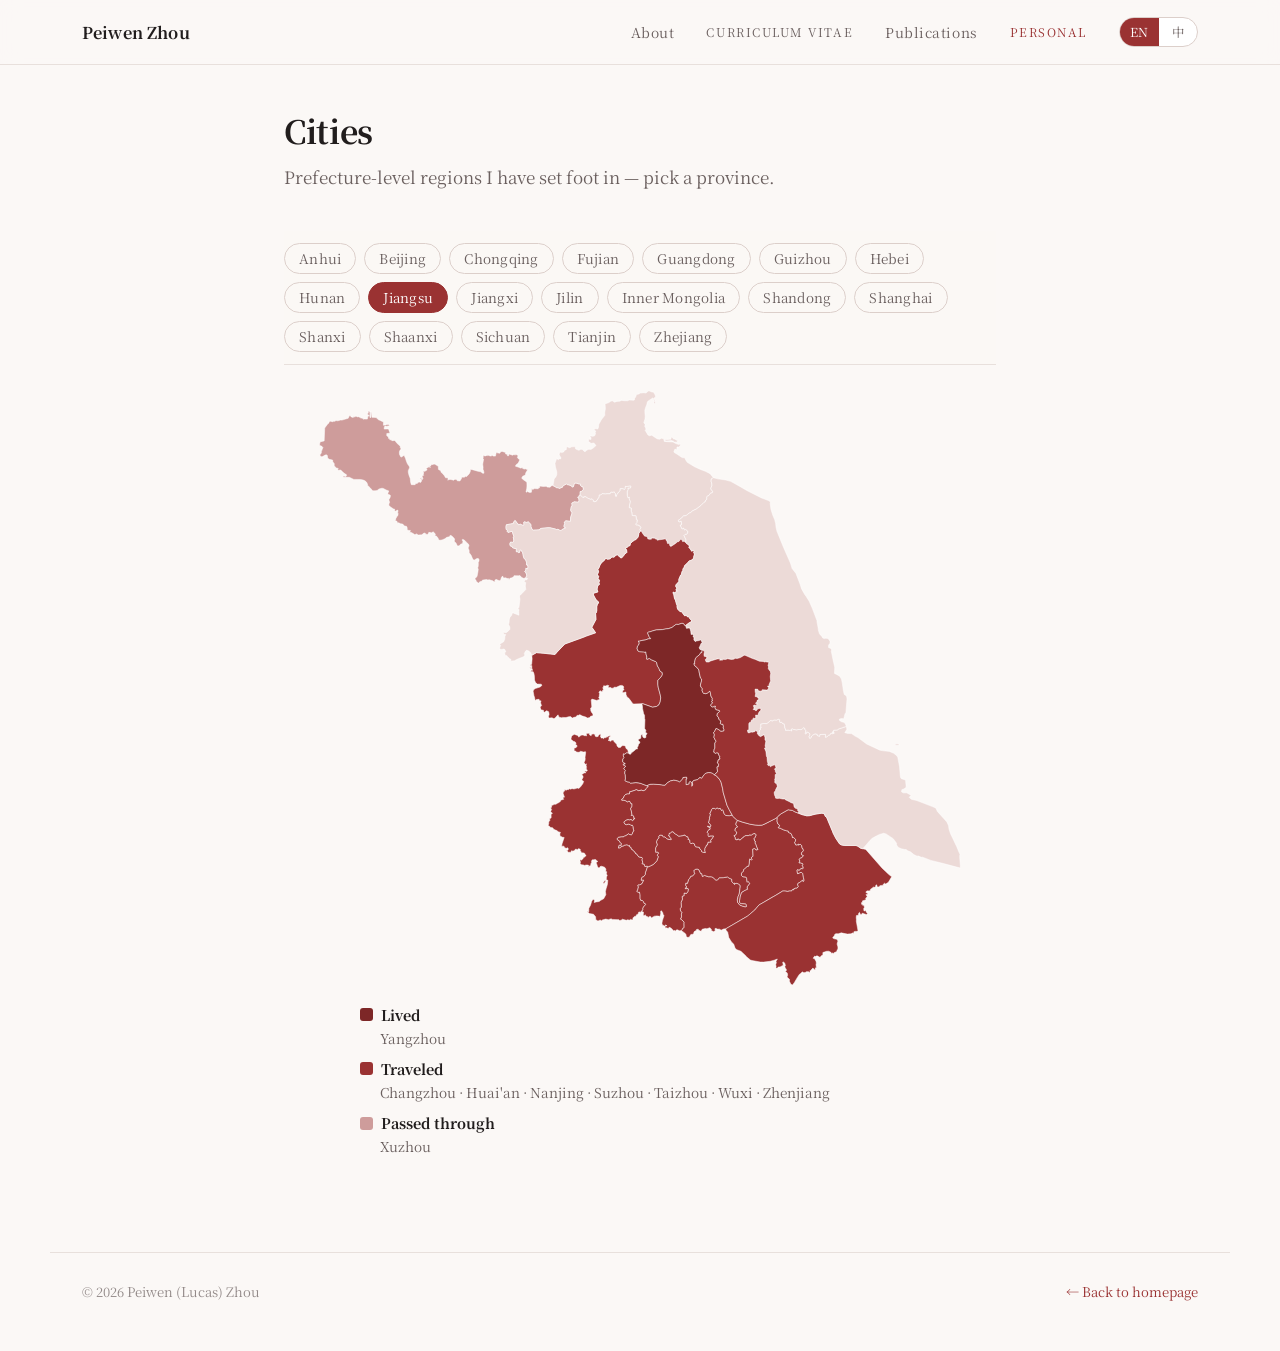
<file: cities.html>
<!DOCTYPE html>
<html lang="en" data-theme="green">
<head>
<meta charset="UTF-8" />
<meta name="viewport" content="width=device-width, initial-scale=1.0" />
<!-- Pick a random color theme (green / red / blue), kept consistent within a visit -->
<script>
  (function () {
    var KEY = "plz-theme";
    var themes = ["green", "red", "blue"];
    var t = null;
    try { t = sessionStorage.getItem(KEY); } catch (e) {}
    if (themes.indexOf(t) === -1) {
      t = themes[Math.floor(Math.random() * themes.length)];
      try { sessionStorage.setItem(KEY, t); } catch (e) {}
    }
    document.documentElement.setAttribute("data-theme", t);
  })();
</script>
<title>Cities — Peiwen (Lucas) Zhou</title>
<meta name="description" content="A map of the Chinese provinces, prefectures and districts Peiwen (Lucas) Zhou has set foot in." />
<meta name="author" content="Peiwen (Lucas) Zhou" />
<link rel="canonical" href="https://lucaszhoupw.github.io/cities.html" />
<link rel="icon" href="assets/favicon.svg" />
<meta property="og:type" content="website" />
<meta property="og:title" content="Cities — Peiwen (Lucas) Zhou" />
<meta property="og:description" content="A map of the Chinese provinces, prefectures and districts Peiwen (Lucas) Zhou has set foot in." />
<meta property="og:url" content="https://lucaszhoupw.github.io/cities.html" />
<meta property="og:image" content="https://lucaszhoupw.github.io/assets/portrait.jpg" />
<meta name="twitter:card" content="summary_large_image" />
<link rel="stylesheet" href="styles.css?v=18" />
</head>
<body data-title-en="Cities — Peiwen (Lucas) Zhou" data-title-zh="城市 — 周培文">

<!-- ===================== NAV ===================== -->
<header class="nav">
  <div class="nav__inner">
    <div class="nav__brand">
      <a href="index.html" data-en="Peiwen Zhou" data-zh="周培文">Peiwen Zhou</a>
    </div>
    <nav class="nav__links" aria-label="Primary">
      <a class="nav__link" href="index.html#about" data-en="About" data-zh="关于">About</a>
      <div class="nav__dropdown">
        <button type="button" class="nav__link nav__link--caps nav__dropbtn" aria-haspopup="true" aria-expanded="false"><span class="lbl-full">Curriculum Vitae</span><span class="lbl-short">CV</span></button>
        <div class="nav__menu" role="menu">
          <button type="button" class="nav__menu-item" data-cv-download data-en="Download" data-zh="下载">Download</button>
        </div>
      </div>
      <a class="nav__link" href="index.html#publications"><span class="lbl-full" data-en="Publications" data-zh="学术发表">Publications</span><span class="lbl-short" data-en="Pub" data-zh="发表">Pub</span></a>
      <div class="nav__dropdown">
        <button type="button" class="nav__link nav__link--caps nav__dropbtn is-active" aria-haspopup="true" aria-expanded="false" data-en="Personal" data-zh="个人">Personal</button>
        <div class="nav__menu" role="menu">
          <button type="button" class="nav__menu-item" role="menuitem" data-modal="modal-schedule" data-en="Schedule" data-zh="日程">Schedule</button>
          <button type="button" class="nav__menu-item" role="menuitem" data-modal="modal-travels" data-en="Travels" data-zh="足迹">Travels</button>
          <a class="nav__menu-item is-active" role="menuitem" href="cities.html" data-en="Cities" data-zh="城市">Cities</a>
          <a class="nav__menu-item" role="menuitem" href="gallery.html" data-en="Gallery" data-zh="相册">Gallery</a>
        </div>
      </div>
    </nav>
    <button type="button" class="lang-toggle" aria-label="Switch language" title="Switch language">
      <span class="lang-seg is-active" data-lang="en">EN</span>
      <span class="lang-seg" data-lang="zh">中</span>
    </button>
  </div>
</header>

<div class="cities-wrap">
  <div class="gallery-head">
    <h1 data-en="Cities" data-zh="城市">Cities</h1>
    <p data-en="Prefecture-level regions I have set foot in — pick a province."
       data-zh="我踏足过的市级行政区——选择一个省级行政区。">Prefecture-level regions I have set foot in — pick a province.</p>
  </div>
  <nav class="prov-nav" aria-label="Province">
      <button type="button" class="prov-btn" data-prov="340000" data-en="Anhui" data-zh="安徽">Anhui</button>
      <button type="button" class="prov-btn" data-prov="110000" data-en="Beijing" data-zh="北京">Beijing</button>
      <button type="button" class="prov-btn" data-prov="500000" data-en="Chongqing" data-zh="重庆">Chongqing</button>
      <button type="button" class="prov-btn" data-prov="350000" data-en="Fujian" data-zh="福建">Fujian</button>
      <button type="button" class="prov-btn" data-prov="440000" data-en="Guangdong" data-zh="广东">Guangdong</button>
      <button type="button" class="prov-btn" data-prov="520000" data-en="Guizhou" data-zh="贵州">Guizhou</button>
      <button type="button" class="prov-btn" data-prov="130000" data-en="Hebei" data-zh="河北">Hebei</button>
      <button type="button" class="prov-btn" data-prov="430000" data-en="Hunan" data-zh="湖南">Hunan</button>
      <button type="button" class="prov-btn is-active" data-prov="320000" data-en="Jiangsu" data-zh="江苏">Jiangsu</button>
      <button type="button" class="prov-btn" data-prov="360000" data-en="Jiangxi" data-zh="江西">Jiangxi</button>
      <button type="button" class="prov-btn" data-prov="220000" data-en="Jilin" data-zh="吉林">Jilin</button>
      <button type="button" class="prov-btn" data-prov="150000" data-en="Inner Mongolia" data-zh="内蒙古">Inner Mongolia</button>
      <button type="button" class="prov-btn" data-prov="370000" data-en="Shandong" data-zh="山东">Shandong</button>
      <button type="button" class="prov-btn" data-prov="310000" data-en="Shanghai" data-zh="上海">Shanghai</button>
      <button type="button" class="prov-btn" data-prov="140000" data-en="Shanxi" data-zh="山西">Shanxi</button>
      <button type="button" class="prov-btn" data-prov="610000" data-en="Shaanxi" data-zh="陕西">Shaanxi</button>
      <button type="button" class="prov-btn" data-prov="510000" data-en="Sichuan" data-zh="四川">Sichuan</button>
      <button type="button" class="prov-btn" data-prov="120000" data-en="Tianjin" data-zh="天津">Tianjin</button>
      <button type="button" class="prov-btn" data-prov="330000" data-en="Zhejiang" data-zh="浙江">Zhejiang</button>
  </nav>
    <div class="prov-panel" data-panel="340000" hidden>
      <div class="map-stage" data-svg="assets/maps/cities/340000.svg?v=17"></div>
      <ul class="map-legend">
          <li><div class="lg-head"><span class="lg-sw lg-sw--travel"></span><b data-en="Traveled" data-zh="旅游">Traveled</b></div><div class="lg-names" data-en="Anqing · Chuzhou · Huangshan · Xuancheng" data-zh="安庆 · 滁州 · 黄山 · 宣城">Anqing · Chuzhou · Huangshan · Xuancheng</div></li>
          <li><div class="lg-head"><span class="lg-sw lg-sw--pass"></span><b data-en="Passed through" data-zh="路过">Passed through</b></div><div class="lg-names" data-en="Hefei · Wuhu" data-zh="合肥 · 芜湖">Hefei · Wuhu</div></li>
      </ul>
    </div>
    <div class="prov-panel" data-panel="110000" hidden>
      <div class="map-stage" data-svg="assets/maps/cities/110000.svg?v=16"></div>
      <ul class="map-legend">
          <li><div class="lg-head"><span class="lg-sw lg-sw--lived"></span><b data-en="Lived" data-zh="居住">Lived</b></div><div class="lg-names" data-en="Haidian" data-zh="海淀">Haidian</div></li>
          <li><div class="lg-head"><span class="lg-sw lg-sw--travel"></span><b data-en="Traveled" data-zh="旅游">Traveled</b></div><div class="lg-names" data-en="Changping · Chaoyang · Daxing · Dongcheng · Fengtai · Mentougou · Shijingshan · Shunyi · Tongzhou · Xicheng" data-zh="昌平 · 大兴 · 东城 · 丰台 · 门头沟 · 石景山 · 顺义 · 通州 · 西城 · 朝阳">Changping · Chaoyang · Daxing · Dongcheng · Fengtai · Mentougou · Shijingshan · Shunyi · Tongzhou · Xicheng</div></li>
          <li><div class="lg-head"><span class="lg-sw lg-sw--pass"></span><b data-en="Passed through" data-zh="路过">Passed through</b></div><div class="lg-names" data-en="Yanqing" data-zh="延庆">Yanqing</div></li>
      </ul>
    </div>
    <div class="prov-panel" data-panel="500000" hidden>
      <div class="map-stage" data-svg="assets/maps/cities/500000.svg?v=16"></div>
      <ul class="map-legend">
          <li><div class="lg-head"><span class="lg-sw lg-sw--travel"></span><b data-en="Traveled" data-zh="旅游">Traveled</b></div><div class="lg-names" data-en="Jiulongpo · Shapingba · Yubei · Yuzhong" data-zh="九龙坡 · 沙坪坝 · 渝北 · 渝中">Jiulongpo · Shapingba · Yubei · Yuzhong</div></li>
      </ul>
    </div>
    <div class="prov-panel" data-panel="350000" hidden>
      <div class="map-stage" data-svg="assets/maps/cities/350000.svg?v=16"></div>
      <ul class="map-legend">
          <li><div class="lg-head"><span class="lg-sw lg-sw--travel"></span><b data-en="Traveled" data-zh="旅游">Traveled</b></div><div class="lg-names" data-en="Amoy" data-zh="厦门">Amoy</div></li>
      </ul>
    </div>
    <div class="prov-panel" data-panel="440000" hidden>
      <div class="map-stage" data-svg="assets/maps/cities/440000.svg?v=16"></div>
      <ul class="map-legend">
          <li><div class="lg-head"><span class="lg-sw lg-sw--travel"></span><b data-en="Traveled" data-zh="旅游">Traveled</b></div><div class="lg-names" data-en="Canton · Shenzhen · Zhuhai" data-zh="广州 · 深圳 · 珠海">Canton · Shenzhen · Zhuhai</div></li>
          <li><div class="lg-head"><span class="lg-sw lg-sw--pass"></span><b data-en="Passed through" data-zh="路过">Passed through</b></div><div class="lg-names" data-en="Foshan · Jiangmen · Zhongshan" data-zh="佛山 · 江门 · 中山">Foshan · Jiangmen · Zhongshan</div></li>
      </ul>
    </div>
    <div class="prov-panel" data-panel="520000" hidden>
      <div class="map-stage" data-svg="assets/maps/cities/520000.svg?v=16"></div>
      <ul class="map-legend">
          <li><div class="lg-head"><span class="lg-sw lg-sw--travel"></span><b data-en="Traveled" data-zh="旅游">Traveled</b></div><div class="lg-names" data-en="Guiyang" data-zh="贵阳">Guiyang</div></li>
      </ul>
    </div>
    <div class="prov-panel" data-panel="130000" hidden>
      <div class="map-stage" data-svg="assets/maps/cities/130000.svg?v=16"></div>
      <ul class="map-legend">
          <li><div class="lg-head"><span class="lg-sw lg-sw--travel"></span><b data-en="Traveled" data-zh="旅游">Traveled</b></div><div class="lg-names" data-en="Baoding · Kalgan" data-zh="保定 · 张家口">Baoding · Kalgan</div></li>
          <li><div class="lg-head"><span class="lg-sw lg-sw--pass"></span><b data-en="Passed through" data-zh="路过">Passed through</b></div><div class="lg-names" data-en="Langfang" data-zh="廊坊">Langfang</div></li>
      </ul>
    </div>
    <div class="prov-panel" data-panel="430000" hidden>
      <div class="map-stage" data-svg="assets/maps/cities/430000.svg?v=16"></div>
      <ul class="map-legend">
          <li><div class="lg-head"><span class="lg-sw lg-sw--travel"></span><b data-en="Traveled" data-zh="旅游">Traveled</b></div><div class="lg-names" data-en="Changsha · Hengyang · Zhangjiajie" data-zh="长沙 · 衡阳 · 张家界">Changsha · Hengyang · Zhangjiajie</div></li>
          <li><div class="lg-head"><span class="lg-sw lg-sw--pass"></span><b data-en="Passed through" data-zh="路过">Passed through</b></div><div class="lg-names" data-en="Xiangtan · Zhuzhou" data-zh="湘潭 · 株洲">Xiangtan · Zhuzhou</div></li>
      </ul>
    </div>
    <div class="prov-panel" data-panel="320000">
      <div class="map-stage" data-svg="assets/maps/cities/320000.svg?v=16"></div>
      <ul class="map-legend">
          <li><div class="lg-head"><span class="lg-sw lg-sw--lived"></span><b data-en="Lived" data-zh="居住">Lived</b></div><div class="lg-names" data-en="Yangzhou" data-zh="扬州">Yangzhou</div></li>
          <li><div class="lg-head"><span class="lg-sw lg-sw--travel"></span><b data-en="Traveled" data-zh="旅游">Traveled</b></div><div class="lg-names" data-en="Changzhou · Huai&#x27;an · Nanjing · Suzhou · Taizhou · Wuxi · Zhenjiang" data-zh="常州 · 淮安 · 南京 · 苏州 · 泰州 · 无锡 · 镇江">Changzhou · Huai&#x27;an · Nanjing · Suzhou · Taizhou · Wuxi · Zhenjiang</div></li>
          <li><div class="lg-head"><span class="lg-sw lg-sw--pass"></span><b data-en="Passed through" data-zh="路过">Passed through</b></div><div class="lg-names" data-en="Xuzhou" data-zh="徐州">Xuzhou</div></li>
      </ul>
    </div>
    <div class="prov-panel" data-panel="360000" hidden>
      <div class="map-stage" data-svg="assets/maps/cities/360000.svg?v=16"></div>
      <ul class="map-legend">
          <li><div class="lg-head"><span class="lg-sw lg-sw--travel"></span><b data-en="Traveled" data-zh="旅游">Traveled</b></div><div class="lg-names" data-en="Jiujiang" data-zh="九江">Jiujiang</div></li>
      </ul>
    </div>
    <div class="prov-panel" data-panel="220000" hidden>
      <div class="map-stage" data-svg="assets/maps/cities/220000.svg?v=16"></div>
      <ul class="map-legend">
          <li><div class="lg-head"><span class="lg-sw lg-sw--travel"></span><b data-en="Traveled" data-zh="旅游">Traveled</b></div><div class="lg-names" data-en="Yanbian" data-zh="延边">Yanbian</div></li>
          <li><div class="lg-head"><span class="lg-sw lg-sw--pass"></span><b data-en="Passed through" data-zh="路过">Passed through</b></div><div class="lg-names" data-en="Changchun · Jilin" data-zh="长春 · 吉林">Changchun · Jilin</div></li>
      </ul>
    </div>
    <div class="prov-panel" data-panel="150000" hidden>
      <div class="map-stage" data-svg="assets/maps/cities/150000.svg?v=16"></div>
      <ul class="map-legend">
          <li><div class="lg-head"><span class="lg-sw lg-sw--travel"></span><b data-en="Traveled" data-zh="旅游">Traveled</b></div><div class="lg-names" data-en="Ulanqab" data-zh="乌兰察布">Ulanqab</div></li>
      </ul>
    </div>
    <div class="prov-panel" data-panel="370000" hidden>
      <div class="map-stage" data-svg="assets/maps/cities/370000.svg?v=16"></div>
      <ul class="map-legend">
          <li><div class="lg-head"><span class="lg-sw lg-sw--travel"></span><b data-en="Traveled" data-zh="旅游">Traveled</b></div><div class="lg-names" data-en="Rizhao" data-zh="日照">Rizhao</div></li>
          <li><div class="lg-head"><span class="lg-sw lg-sw--pass"></span><b data-en="Passed through" data-zh="路过">Passed through</b></div><div class="lg-names" data-en="Jinan" data-zh="济南">Jinan</div></li>
      </ul>
    </div>
    <div class="prov-panel" data-panel="310000" hidden>
      <div class="map-stage" data-svg="assets/maps/cities/310000.svg?v=16"></div>
      <ul class="map-legend">
          <li><div class="lg-head"><span class="lg-sw lg-sw--travel"></span><b data-en="Traveled" data-zh="旅游">Traveled</b></div><div class="lg-names" data-en="Changning · Huangpu · Jing&#x27;an · Pudong · Qingpu · Xuhui · Yangpu" data-zh="黄浦 · 静安 · 浦东 · 青浦 · 徐汇 · 杨浦 · 长宁">Changning · Huangpu · Jing&#x27;an · Pudong · Qingpu · Xuhui · Yangpu</div></li>
          <li><div class="lg-head"><span class="lg-sw lg-sw--pass"></span><b data-en="Passed through" data-zh="路过">Passed through</b></div><div class="lg-names" data-en="Hongkou · Jiading · Putuo" data-zh="虹口 · 嘉定 · 普陀">Hongkou · Jiading · Putuo</div></li>
      </ul>
    </div>
    <div class="prov-panel" data-panel="140000" hidden>
      <div class="map-stage" data-svg="assets/maps/cities/140000.svg?v=19"></div>
      <ul class="map-legend">
          <li><div class="lg-head"><span class="lg-sw lg-sw--travel"></span><b data-en="Traveled" data-zh="旅游">Traveled</b></div><div class="lg-names" data-en="Changzhi · Datong · Shuozhou" data-zh="长治 · 大同 · 朔州">Changzhi · Datong · Shuozhou</div></li>
          <li><div class="lg-head"><span class="lg-sw lg-sw--pass"></span><b data-en="Passed through" data-zh="路过">Passed through</b></div><div class="lg-names" data-en="Taiyuan" data-zh="太原">Taiyuan</div></li>
      </ul>
    </div>
    <div class="prov-panel" data-panel="610000" hidden>
      <div class="map-stage" data-svg="assets/maps/cities/610000.svg?v=16"></div>
      <ul class="map-legend">
          <li><div class="lg-head"><span class="lg-sw lg-sw--travel"></span><b data-en="Traveled" data-zh="旅游">Traveled</b></div><div class="lg-names" data-en="Xi&#x27;an · Xianyang" data-zh="西安 · 咸阳">Xi&#x27;an · Xianyang</div></li>
      </ul>
    </div>
    <div class="prov-panel" data-panel="510000" hidden>
      <div class="map-stage" data-svg="assets/maps/cities/510000.svg?v=16"></div>
      <ul class="map-legend">
          <li><div class="lg-head"><span class="lg-sw lg-sw--travel"></span><b data-en="Traveled" data-zh="旅游">Traveled</b></div><div class="lg-names" data-en="Chengdu · Leshan" data-zh="成都 · 乐山">Chengdu · Leshan</div></li>
          <li><div class="lg-head"><span class="lg-sw lg-sw--pass"></span><b data-en="Passed through" data-zh="路过">Passed through</b></div><div class="lg-names" data-en="Meishan" data-zh="眉山">Meishan</div></li>
      </ul>
    </div>
    <div class="prov-panel" data-panel="120000" hidden>
      <div class="map-stage" data-svg="assets/maps/cities/120000.svg?v=16"></div>
      <ul class="map-legend">
          <li><div class="lg-head"><span class="lg-sw lg-sw--travel"></span><b data-en="Traveled" data-zh="旅游">Traveled</b></div><div class="lg-names" data-en="Hebei · Hedong · Heping · Hexi" data-zh="河北 · 河东 · 和平 · 河西">Hebei · Hedong · Heping · Hexi</div></li>
          <li><div class="lg-head"><span class="lg-sw lg-sw--pass"></span><b data-en="Passed through" data-zh="路过">Passed through</b></div><div class="lg-names" data-en="Nankai · Xiqing" data-zh="南开 · 西青">Nankai · Xiqing</div></li>
      </ul>
    </div>
    <div class="prov-panel" data-panel="330000" hidden>
      <div class="map-stage" data-svg="assets/maps/cities/330000.svg?v=16"></div>
      <ul class="map-legend">
          <li><div class="lg-head"><span class="lg-sw lg-sw--travel"></span><b data-en="Traveled" data-zh="旅游">Traveled</b></div><div class="lg-names" data-en="Hangzhou · Huzhou" data-zh="杭州 · 湖州">Hangzhou · Huzhou</div></li>
      </ul>
    </div>
</div>

<footer class="foot">
  <span data-en="© 2026 Peiwen (Lucas) Zhou" data-zh="© 2026 周培文">© 2026 Peiwen (Lucas) Zhou</span>
  <a href="index.html" data-en="← Back to homepage" data-zh="← 返回主页">← Back to homepage</a>
</footer>

<div class="modal" id="modal-travels">
  <div class="modal__backdrop" data-close></div>
  <div class="modal__dialog modal__dialog--map" role="dialog" aria-modal="true" aria-labelledby="travels-title">
    <button class="modal__close" type="button" data-close aria-label="Close">&times;</button>
    <h3 class="modal__title" id="travels-title" data-en="Travels" data-zh="足迹">Travels</h3>
    <div class="map-tabs" role="tablist">
      <button type="button" class="map-tab is-active" data-map="world" data-en="World" data-zh="世界">World</button>
      <button type="button" class="map-tab" data-map="china" data-en="China" data-zh="中国">China</button>
      <button type="button" class="map-tab" data-map="usa" data-en="USA" data-zh="美国">USA</button>
    </div>
    <div class="map-panel" data-panel="world">
      <div class="map-stage" data-svg="assets/maps/world.svg?v=17"></div>
      <ul class="map-legend">
        <li><div class="lg-head"><span class="lg-sw lg-sw--lived"></span><b data-en="Lived" data-zh="居住">Lived</b></div><div class="lg-names" data-en="China · United States" data-zh="美国 · 中国">China · United States</div></li>
        <li><div class="lg-head"><span class="lg-sw lg-sw--travel"></span><b data-en="Traveled" data-zh="旅游">Traveled</b></div><div class="lg-names" data-en="Japan · Singapore · South Korea · Vietnam" data-zh="韩国 · 日本 · 新加坡 · 越南">Japan · Singapore · South Korea · Vietnam</div></li>
        <li><div class="lg-head"><span class="lg-sw lg-sw--pass"></span><b data-en="Passed through" data-zh="路过">Passed through</b></div><div class="lg-names" data-en="Germany · Malaysia · Türkiye" data-zh="德国 · 马来西亚 · 土耳其">Germany · Malaysia · Türkiye</div></li>
      </ul>
    </div>
    <div class="map-panel" data-panel="china" hidden>
      <div class="map-stage-wrap">
        <div class="map-stage" data-svg="assets/maps/china.svg?v=16"></div>
        <p class="map-note" data-en="The South China Sea and its islands are China&#39;s territory." data-zh="中国南海及群岛是中国领土">The South China Sea and its islands are China&#39;s territory.</p>
      </div>
      <ul class="map-legend">
        <li><div class="lg-head"><span class="lg-sw lg-sw--lived"></span><b data-en="Lived" data-zh="居住">Lived</b></div><div class="lg-names" data-en="Beijing · Jiangsu" data-zh="北京 · 江苏">Beijing · Jiangsu</div></li>
        <li><div class="lg-head"><span class="lg-sw lg-sw--travel"></span><b data-en="Traveled" data-zh="旅游">Traveled</b></div><div class="lg-names" data-en="Anhui · Chongqing · Fujian · Guangdong · Guizhou · Hebei · Hong Kong · Hunan · Inner Mongolia · Jiangxi · Jilin · Macau · Shaanxi · Shandong · Shanghai · Shanxi · Sichuan · Tianjin · Zhejiang" data-zh="安徽 · 澳门 · 重庆 · 福建 · 广东 · 贵州 · 河北 · 湖南 · 江西 · 吉林 · 内蒙古 · 山东 · 上海 · 山西 · 陕西 · 四川 · 天津 · 香港 · 浙江">Anhui · Chongqing · Fujian · Guangdong · Guizhou · Hebei · Hong Kong · Hunan · Inner Mongolia · Jiangxi · Jilin · Macau · Shaanxi · Shandong · Shanghai · Shanxi · Sichuan · Tianjin · Zhejiang</div></li>
        <li><div class="lg-head"><span class="lg-sw lg-sw--pass"></span><b data-en="Passed through" data-zh="路过">Passed through</b></div><div class="lg-names" data-en="Hubei" data-zh="湖北">Hubei</div></li>
      </ul>
    </div>
    <div class="map-panel" data-panel="usa" hidden>
      <div class="map-stage-wrap">
        <div class="map-stage" data-svg="assets/maps/usa.svg?v=16"></div>
        <p class="map-note" data-en="Some U.S. overseas territories are not shown." data-zh="部分美国海外领地未在图中展示。">Some U.S. overseas territories are not shown.</p>
      </div>
      <ul class="map-legend">
        <li><div class="lg-head"><span class="lg-sw lg-sw--lived"></span><b data-en="Lived" data-zh="居住">Lived</b></div><div class="lg-names" data-en="New Jersey · Wisconsin" data-zh="威斯康星 · 新泽西">New Jersey · Wisconsin</div></li>
        <li><div class="lg-head"><span class="lg-sw lg-sw--travel"></span><b data-en="Traveled" data-zh="旅游">Traveled</b></div><div class="lg-names" data-en="Arizona · Illinois · Maryland · Massachusetts · Nevada · New York · Pennsylvania · Rhode Island · Utah · Virginia · Washington D.C." data-zh="宾夕法尼亚 · 弗吉尼亚 · 华盛顿特区 · 罗德岛 · 马里兰 · 马萨诸塞 · 内华达 · 纽约 · 亚利桑那 · 伊利诺伊 · 犹他">Arizona · Illinois · Maryland · Massachusetts · Nevada · New York · Pennsylvania · Rhode Island · Utah · Virginia · Washington D.C.</div></li>
        <li><div class="lg-head"><span class="lg-sw lg-sw--pass"></span><b data-en="Passed through" data-zh="路过">Passed through</b></div><div class="lg-names" data-en="California · Connecticut · Delaware · Michigan" data-zh="加利福尼亚 · 康涅狄格 · 密歇根 · 特拉华">California · Connecticut · Delaware · Michigan</div></li>
      </ul>
    </div>
  </div>
</div>

<div class="modal" id="modal-schedule">
  <div class="modal__backdrop" data-close></div>
  <div class="modal__dialog modal__dialog--wide" role="dialog" aria-modal="true" aria-labelledby="schedule-title">
    <button class="modal__close" type="button" data-close aria-label="Close">&times;</button>
    <h3 class="modal__title" id="schedule-title" data-en="Peiwen's Recent Schedule" data-zh="周培文的近期日程">Peiwen's Recent Schedule</h3>
    <ul class="sched">
      <li class="sched__item">
        <div class="sched__date" data-en="Jul 11 – 14" data-zh="7 月 11 日 – 14 日">Jul 11 – 14</div>
        <div class="sched__desc" data-en="Farm work at the Zhuozhou farm." data-zh="前往涿州农场种地。">Farm work at the Zhuozhou farm.</div>
      </li>
      <li class="sched__item">
        <div class="sched__date" data-en="Jul 15 – 24" data-zh="7 月 15 日 – 24 日">Jul 15 – 24</div>
        <div class="sched__desc" data-en="Summer term." data-zh="暑期学期。">Summer term.</div>
      </li>
      <li class="sched__item">
        <div class="sched__date" data-en="Aug 1 – 10" data-zh="8 月 1 日 – 10 日">Aug 1 – 10</div>
        <div class="sched__desc" data-en="Traveling in Vietnam — Hà Nội, Đà Nẵng, and Hồ Chí Minh City." data-zh="前往越南河内、岘港、胡志明市旅行。">Traveling in Vietnam — Hà Nội, Đà Nẵng, and Hồ Chí Minh City.</div>
      </li>
    </ul>
  </div>
</div>

<div class="modal" id="modal-cv">
  <div class="modal__backdrop" data-close></div>
  <div class="modal__dialog" role="dialog" aria-modal="true" aria-labelledby="cv-title">
    <button class="modal__close" type="button" data-close aria-label="Close">&times;</button>
    <h3 class="modal__title" id="cv-title" data-en="CV coming soon" data-zh="简历即将上线">CV coming soon</h3>
    <p class="cv-note" data-en="The CV PDF has not been uploaded yet — please check back later." data-zh="简历 PDF 暂未上传，请稍后再来。">The CV PDF has not been uploaded yet — please check back later.</p>
  </div>
</div>

<script src="site.js?v=18"></script>
</body>
</html>
</file>
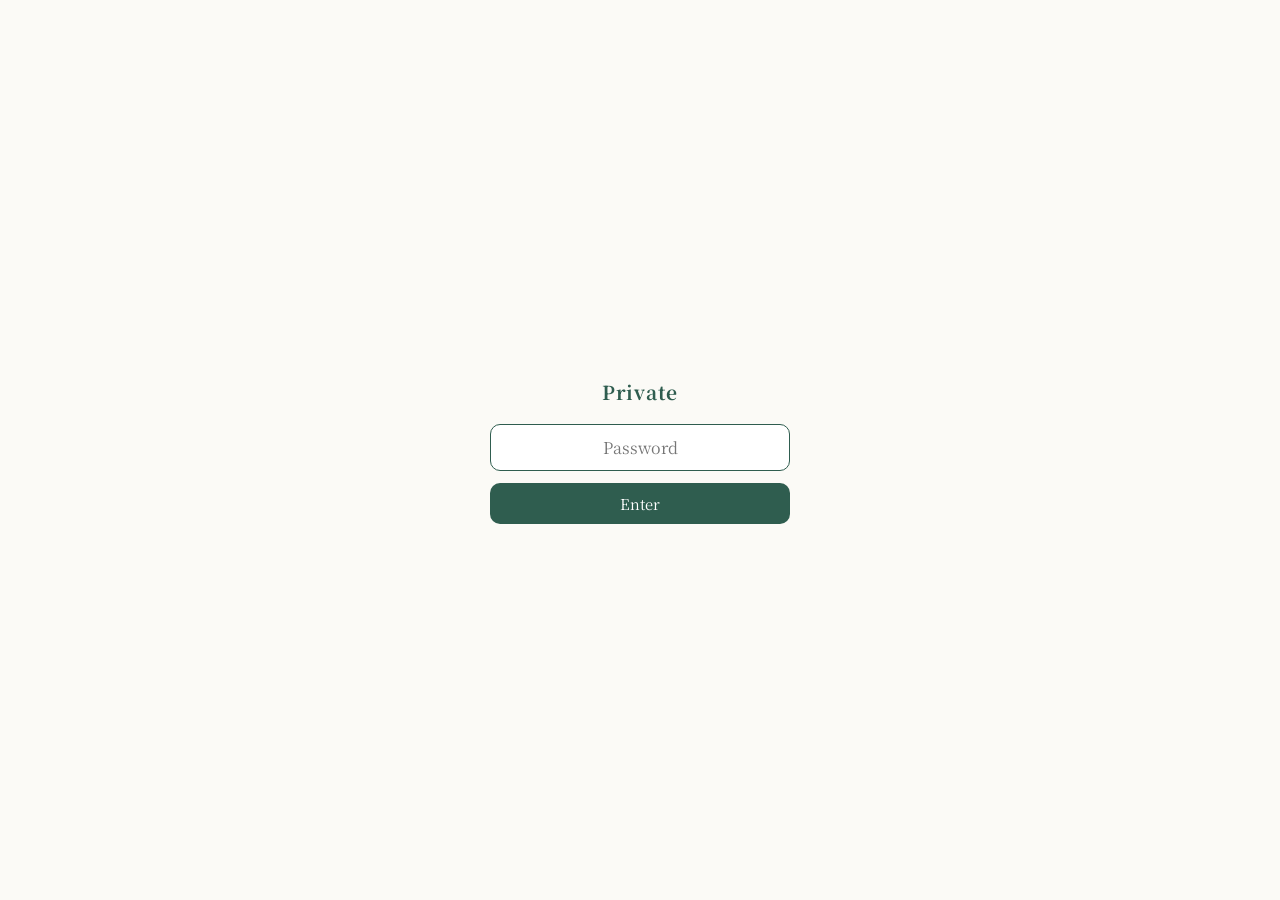
<file: private.html>
<!DOCTYPE html>
<html lang="en" data-theme="green">
<head>
<meta charset="UTF-8" />
<meta name="viewport" content="width=device-width, initial-scale=1.0" />
<meta name="robots" content="noindex, nofollow" />
<title>·</title>
<link rel="icon" href="assets/favicon.svg" />
<link rel="stylesheet" href="styles.css?v=18" />
<script>
  // apply saved theme before paint (no flash)
  try { var t = localStorage.getItem("plz_theme"); if (t) document.documentElement.setAttribute("data-theme", t); } catch (e) {}
</script>
<style>
  /* ---- gate ---- */
  .gate { min-height: 100vh; display: flex; align-items: center; justify-content: center; padding: 24px; }
  .gate__box { width: 100%; max-width: 300px; display: flex; flex-direction: column; gap: 12px; text-align: center; }
  .gate__title { font-size: 1.2rem; color: var(--accent); font-weight: 700; margin: 0 0 4px; letter-spacing: 0.04em; }
  .gate__input {
    font-family: inherit; font-size: 1rem; text-align: center;
    padding: 11px 14px; border: 1px solid var(--border-strong);
    border-radius: 10px; background: var(--surface); color: var(--text);
  }
  .gate__input:focus { outline: none; border-color: var(--accent); }
  .gate__btn {
    font-family: inherit; font-size: 0.92rem; cursor: pointer;
    padding: 10px 14px; border: 0; border-radius: 10px;
    background: var(--accent); color: #fff; transition: background .18s;
  }
  .gate__btn:hover { background: var(--accent-strong); }
  .gate__btn:disabled { opacity: .6; cursor: default; }
  .gate__err { color: #b3392f; font-size: 0.85rem; margin: 2px 0 0; }
  .gate__hint { color: var(--faint); font-size: 0.74rem; margin: 6px 0 0; line-height: 1.5; }

  /* ---- app shell ---- */
  .app { max-width: 880px; margin: 0 auto; padding: 56px 22px 90px; }
  .app__bar { display: flex; align-items: center; justify-content: space-between; gap: 12px; margin-bottom: 8px; }
  .app__title { font-size: 1.5rem; color: var(--accent); margin: 0; }
  .app__actions { display: flex; gap: 8px; }
  .btn {
    font-family: inherit; font-size: 0.84rem; cursor: pointer;
    padding: 7px 14px; border-radius: 999px; border: 1px solid var(--border-strong);
    background: transparent; color: var(--muted); transition: background .15s, color .15s;
  }
  .btn:hover { color: var(--text); background: var(--accent-tint); }
  .btn--solid { background: var(--accent); color: #fff; border-color: transparent; }
  .btn--solid:hover { background: var(--accent-strong); color: #fff; }
  .btn--sm { padding: 4px 10px; font-size: 0.76rem; }
  .btn:disabled { opacity: .55; cursor: default; }
  .btn--plain { border: 0; background: transparent; color: var(--muted); padding: 7px 8px; }
  .btn--plain:hover { background: transparent; color: var(--accent); }

  /* top-bar dropdown */
  .menu { position: relative; }
  .menu__dd { position: absolute; right: 0; top: calc(100% + 6px); background: var(--surface); border: 1px solid var(--border-strong); border-radius: 12px; padding: 6px; min-width: 156px; box-shadow: 0 10px 26px rgba(0,0,0,.14); z-index: 40; display: flex; flex-direction: column; gap: 2px; }
  .menu__dd[hidden] { display: none; }
  .menu__item { text-align: left; font-family: inherit; font-size: 0.86rem; color: var(--text); background: transparent; border: 0; border-radius: 8px; padding: 9px 12px; cursor: pointer; }
  .menu__item:hover { background: var(--accent-tint); color: var(--accent-strong); }
  .menu__sep { height: 1px; background: var(--border); margin: 4px 4px; }

  /* tabbed settings — fixed-size wide window, right pane scrolls.
     Compound selector wins over the later base .sheet__box rule. */
  .sheet__box.sheet__box--settings { width: 100%; max-width: 960px; height: 600px; max-height: calc(100vh - 100px); display: flex; flex-direction: column; box-sizing: border-box; }
  .setwrap { display: flex; gap: 20px; margin-top: 14px; flex: 1; min-height: 0; }
  .set-tabs { display: flex; flex-direction: column; gap: 4px; flex: 0 0 150px; border-right: 1px solid var(--border); padding-right: 10px; overflow-y: auto; }
  .set-tab { text-align: left; font-family: inherit; font-size: 0.86rem; color: var(--muted); background: transparent; border: 0; border-radius: 8px; padding: 9px 12px; cursor: pointer; }
  .set-tab:hover { background: var(--accent-tint); }
  .set-tab.is-active { background: var(--accent); color: #fff; }
  .set-panes { flex: 1; min-width: 0; overflow-y: auto; padding-right: 8px; }
  .set-pane { display: none; }
  .set-pane.is-active { display: block; }
  .set-pane h3 { font-size: 0.84rem; color: var(--muted); margin: 0 0 8px; }
  .set-defacct { display: flex; align-items: center; gap: 10px; margin-bottom: 14px; padding-bottom: 14px; border-bottom: 1px solid var(--border); }
  .set-defacct label { font-size: 0.78rem; font-weight: 700; color: var(--muted); }
  .set-defacct select { font-family: inherit; font-size: 0.86rem; padding: 6px 10px; border: 1px solid var(--border-strong); border-radius: 8px; background: var(--bg); color: var(--text); }
  .set-grid { display: grid; grid-template-columns: 1fr 1fr; gap: 20px 24px; }
  .set-grid > div { min-width: 0; }
  @media (max-width: 580px) {
    .setwrap { flex-direction: column; gap: 12px; }
    .set-tabs { flex-direction: row; flex-wrap: wrap; flex-basis: auto; border-right: 0; border-bottom: 1px solid var(--border); padding: 0 0 8px; overflow: visible; }
    .set-grid { grid-template-columns: 1fr; }
  }

  /* ---- token settings ---- */
  .tok { border: 1px solid var(--border); border-radius: 12px; margin: 12px 0 4px; background: var(--surface); }
  .tok > summary { cursor: pointer; padding: 11px 16px; font-size: 0.82rem; color: var(--muted); list-style: none; }
  .tok > summary::-webkit-details-marker { display: none; }
  .tok > summary::before { content: "⚙ "; }
  .tok__body { padding: 4px 16px 16px; display: flex; flex-direction: column; gap: 8px; }
  .tok__body p { font-size: 0.74rem; color: var(--faint); line-height: 1.6; margin: 0; }
  .tok__body input[type="password"], .tok__body input[type="text"] {
    font-family: ui-monospace, Menlo, Consolas, monospace; font-size: 0.82rem;
    padding: 9px 12px; border: 1px solid var(--border-strong); border-radius: 8px;
    background: var(--bg); color: var(--text); width: 100%;
  }
  .tok__row { display: flex; align-items: center; gap: 8px; }
  .tok__row label { font-size: 0.78rem; color: var(--muted); }

  /* ---- entry form ---- */
  .form { border: 1px solid var(--border-strong); border-radius: 14px; padding: 18px; margin: 16px 0 26px; background: var(--surface); }
  .form__grid { display: grid; grid-template-columns: repeat(auto-fit, minmax(132px, 1fr)); gap: 8px; }
  .field { display: flex; flex-direction: column; gap: 3px; }
  .field label { font-size: 0.68rem; font-weight: 700; color: var(--muted); }
  .field input, .field select, .field textarea {
    font-family: inherit; font-size: 0.86rem; padding: 6px 8px;
    border: 1px solid var(--border-strong); border-radius: 7px;
    background: var(--bg); color: var(--text);
  }
  .field input[readonly] { background: var(--accent-tint); color: var(--muted); }
  .field--wide { grid-column: 1 / -1; }
  .err-line { color: #b3392f; font-size: 0.74rem; margin-top: 6px; }

  .sec-title { font-size: 0.96rem; font-weight: 700; color: var(--accent-strong); margin: 22px 0 8px; }

  /* trades */
  .trades { display: flex; flex-direction: column; gap: 12px; }
  .trade {
    border: 1px solid var(--border); border-radius: 12px; padding: 11px;
    background: var(--bg); position: relative;
  }
  .trade__hd { display: flex; align-items: center; justify-content: space-between; gap: 8px; margin: 0 0 8px; }
  .trade__no { font-size: 0.82rem; font-weight: 700; color: var(--muted); }
  .trade__btns { display: flex; gap: 6px; }
  .t-scalewrap { display: inline-flex; align-items: center; gap: 5px; font-size: 0.74rem; color: var(--muted); cursor: pointer; margin-left: auto; }
  .signal-row { display: flex; gap: 6px; align-items: flex-end; }
  .signal-row select { flex: 1; }

  /* scale-out batches */
  .batches { margin-top: 10px; border: 1px dashed var(--border-strong); border-radius: 10px; padding: 10px 12px; background: var(--accent-tint); }
  .batches__h { font-size: 0.7rem; font-weight: 700; color: var(--muted); margin-bottom: 8px; }
  .batchrow { display: grid; grid-template-columns: 72px 1fr 1.2fr auto; gap: 8px; align-items: center; margin-bottom: 6px; }
  .batchrow input { font-family: inherit; font-size: 0.84rem; padding: 6px 8px; border: 1px solid var(--border-strong); border-radius: 7px; background: var(--surface); color: var(--text); }
  .tag-scale { background: var(--accent); color: #fff; }
  .trow__exits { font-size: 0.78rem; color: var(--muted); margin-top: 5px; display: flex; flex-wrap: wrap; gap: 6px; }
  .trow__exits-h { font-weight: 700; color: var(--faint); }

  /* sub-accounts (compact) */
  .subs { display: flex; flex-direction: column; gap: 8px; margin-top: 10px; }
  .sub { border: 1px dashed var(--border-strong); border-radius: 10px; padding: 10px 12px; background: var(--accent-tint); }
  .sub__hd { display: flex; align-items: center; justify-content: space-between; margin-bottom: 6px; }
  .sub__t { font-size: 0.74rem; font-weight: 700; color: var(--muted); }
  .sub .form__grid { grid-template-columns: repeat(auto-fit, minmax(110px, 1fr)); gap: 8px; }
  .sub .field label { font-size: 0.66rem; }
  .sub .field input, .sub .field select { font-size: 0.82rem; padding: 6px 8px; }
  .sub__mirror { font-size: 0.7rem; color: var(--faint); margin-top: 6px; }

  /* image sections */
  .isec { margin: 10px 0 0; }
  .isec textarea { width: 100%; min-height: 80px; resize: vertical;
    font-family: inherit; font-size: 0.92rem; padding: 9px 11px;
    border: 1px solid var(--border-strong); border-radius: 8px; background: var(--bg); color: var(--text); }
  .pastezone {
    margin-top: 8px; border: 1px dashed var(--border-strong); border-radius: 10px;
    padding: 12px; text-align: center; color: var(--faint); font-size: 0.8rem; cursor: pointer;
  }
  .pastezone:hover, .pastezone.drag { background: var(--accent-tint); color: var(--muted); }
  .thumbs { display: flex; flex-wrap: wrap; gap: 8px; margin-top: 8px; }
  .thumbs img { width: 84px; height: 84px; object-fit: cover; border-radius: 8px; border: 1px solid var(--border); cursor: pointer; }

  .form__foot { display: flex; align-items: center; gap: 12px; margin-top: 18px; flex-wrap: wrap; }
  #msg { font-size: 0.8rem; color: var(--muted); }
  #msg.err { color: #b3392f; }
  #msg.ok { color: var(--accent-strong); }

  /* ---- entries feed ---- */
  .feed { display: flex; flex-direction: column; gap: 16px; }
  .card { border: 1px solid var(--border); border-radius: 14px; padding: 16px 18px; background: var(--surface); }
  .card__head { display: flex; align-items: baseline; flex-wrap: wrap; gap: 10px; min-height: 26px; }
  .card__date { font-weight: 700; color: var(--text); font-size: 1rem; }
  .card__chip { font-size: 0.78rem; padding: 2px 9px; border-radius: 999px; background: var(--accent-tint); color: var(--accent-strong); font-weight: 700; }
  .card__viol { font-size: 0.72rem; padding: 2px 9px; border-radius: 999px; font-weight: 700; }
  .viol-yes { background: rgba(179,57,47,.14); color: #b3392f; }
  .viol-no { background: rgba(31,143,78,.14); color: #1f8f4e; }
  .cal__viol { width: 8px; height: 8px; border-radius: 50%; display: inline-block; }
  .cal__viol--yes { background: #b3392f; } .cal__viol--no { background: #1f8f4e; }
  .cal__cell--today { box-shadow: inset 0 0 0 2px var(--accent); }
  .btn--dirty { background: var(--accent); color: #fff; border-color: transparent; }
  .card__acct { font-size: 0.8rem; color: var(--muted); }
  .card__count { font-size: 0.8rem; color: var(--muted); }
  .card__total { margin-left: auto; font-size: 0.86rem; color: var(--muted); }
  .card__bal { font-size: 0.86rem; color: var(--muted); }
  .card__bal b { color: var(--text); }
  .card__tools { display: flex; gap: 6px; margin-left: 8px; }
  .card__body { margin-top: 4px; }
  .card__bodywrap { position: relative; }
  .card--collapsed .card__bodywrap { height: 132px; overflow: hidden; }
  .card__toggle { display: block; margin-left: auto; margin-top: 10px; }

  .trow { border-top: 1px solid var(--border); margin-top: 12px; padding-top: 12px; }
  .trow__top { display: flex; flex-wrap: wrap; gap: 8px; align-items: baseline; font-size: 0.84rem; }
  .trow__sig { font-weight: 700; color: var(--text); }
  .tag { font-size: 0.74rem; padding: 1px 8px; border-radius: 999px; background: var(--accent-tint); color: var(--accent-strong); }
  .grade { font-weight: 700; }
  .grade-A { color: #1f8f4e; } .grade-B { color: #b8860b; } .grade-C { color: #b3392f; } .grade-D { color: #6d214f; }
  .trow__nums { display: flex; flex-wrap: wrap; gap: 14px; margin-top: 6px; font-size: 0.82rem; color: var(--muted); }
  .subrow { font-size: 0.76rem; color: var(--muted); margin-top: 5px; padding: 3px 0 3px 18px; display: flex; flex-wrap: wrap; gap: 10px; position: relative; }
  .subrow::before { content: "↳"; position: absolute; left: 3px; top: 3px; color: var(--faint); }
  .up { color: #1f8f4e; font-weight: 700; } .down { color: #b3392f; font-weight: 700; }

  .block { margin-top: 12px; }
  .block__t { font-size: 0.78rem; font-weight: 700; color: var(--muted); margin: 0 0 4px; }
  .block__x { font-size: 0.92rem; line-height: 1.6; color: var(--text); white-space: pre-wrap; margin: 0; }
  .block__imgs { display: flex; flex-direction: column; gap: 12px; margin-top: 8px; }
  .block__imgs img { width: 100%; max-width: 660px; height: auto; border-radius: 8px; border: 1px solid var(--border); cursor: zoom-in; }
  .block__imgs .ph { width: 100%; max-width: 660px; height: 180px; border-radius: 8px; background: var(--accent-tint); display: flex; align-items: center; justify-content: center; font-size: 0.74rem; color: var(--faint); }
  .feed__empty { color: var(--faint); font-style: italic; text-align: center; padding: 28px 0; }

  /* ---- empty-day hint ---- */
  .trades-empty { color: var(--faint); font-size: 0.84rem; font-style: italic; padding: 6px 2px; }
  .topsel { font-family: inherit; font-size: 0.82rem; padding: 6px 10px; border: 1px solid var(--border-strong); border-radius: 999px; background: var(--surface); color: var(--text); cursor: pointer; }
  #trade-notes { margin-top: 4px; }
  .tnote__h { font-size: 0.72rem; font-weight: 700; color: var(--muted); margin: 6px 0; }
  .tnote { display: flex; align-items: center; gap: 8px; margin-bottom: 6px; }
  .tnote__lab { font-size: 0.74rem; color: var(--muted); white-space: nowrap; min-width: 50px; }
  .tnote__in { flex: 1; font-family: inherit; font-size: 0.86rem; padding: 6px 8px; border: 1px solid var(--border-strong); border-radius: 7px; background: var(--bg); color: var(--text); }
  .trow__note { font-size: 0.82rem; color: var(--text); margin-top: 6px; font-style: italic; }

  /* ---- settings sheet ---- */
  .sheet { position: fixed; inset: 0; background: rgba(12,14,13,.5); display: flex; align-items: flex-start; justify-content: center; z-index: 60; padding: 44px 20px; overflow: auto; }
  .sheet[hidden] { display: none; }
  .sheet__box { width: 100%; max-width: 460px; background: var(--surface); border: 1px solid var(--border-strong); border-radius: 14px; padding: 20px; }
  .sheet__hd { display: flex; align-items: center; justify-content: space-between; margin-bottom: 6px; }
  .sheet__title { font-size: 1.1rem; color: var(--accent); margin: 0; }
  .sheet__sec { margin-top: 16px; }
  .sheet__sec h3 { font-size: 0.84rem; color: var(--muted); margin: 0 0 8px; }
  .chips { display: flex; flex-wrap: wrap; gap: 8px; }
  .chip { display: inline-flex; align-items: center; gap: 4px; background: var(--accent-tint); color: var(--text); border-radius: 999px; padding: 4px 6px 4px 12px; font-size: 0.84rem; }
  .chip button { border: 0; background: transparent; color: var(--muted); cursor: pointer; font-size: 1.05rem; line-height: 1; padding: 0 4px; }
  .chip button:hover { color: #b3392f; }
  .chips-empty { font-size: 0.78rem; color: var(--faint); font-style: italic; }
  .addrow { display: flex; gap: 8px; margin-top: 10px; }
  .addrow input { flex: 1; font-family: inherit; font-size: 0.9rem; padding: 7px 10px; border: 1px solid var(--border-strong); border-radius: 8px; background: var(--bg); color: var(--text); }
  .sheet__foot { display: flex; align-items: center; gap: 12px; margin-top: 18px; }
  #sheet-msg { font-size: 0.8rem; color: var(--muted); }
  .swatches { display: flex; gap: 12px; }
  .swatch { width: 34px; height: 34px; border-radius: 50%; border: 2px solid var(--border-strong); cursor: pointer; padding: 0; }
  .swatch--on { box-shadow: 0 0 0 3px var(--accent-tint); border-color: var(--accent); }
  .swatch--green { background: #2f5d4f; }
  .swatch--red { background: #9a3232; }
  .swatch--blue { background: #2a4a72; }

  /* ---- account editor (settings) ---- */
  .acct-edit { border: 1px solid var(--border-strong); border-radius: 10px; padding: 10px 12px; margin-bottom: 8px; background: var(--bg); }
  .acct-edit__top { display: flex; align-items: center; gap: 8px; margin-bottom: 8px; }
  .acct-edit__top input { flex: 1; font-family: inherit; font-size: 0.9rem; font-weight: 700; padding: 6px 9px; border: 1px solid var(--border-strong); border-radius: 8px; background: var(--surface); color: var(--text); }
  .acct-edit__grid { display: grid; grid-template-columns: repeat(auto-fit, minmax(110px, 1fr)); gap: 8px; }
  .acct-edit__grid label { display: block; font-size: 0.66rem; font-weight: 700; color: var(--muted); margin-bottom: 3px; }
  .acct-edit__grid input, .acct-edit__grid select { width: 100%; font-family: inherit; font-size: 0.82rem; padding: 6px 8px; border: 1px solid var(--border-strong); border-radius: 8px; background: var(--surface); color: var(--text); }

  /* ---- dashboard ---- */
  .dash > div { margin-bottom: 32px; }
  .dstats { display: flex; flex-wrap: nowrap; overflow-x: auto; border: 1px solid var(--border); border-radius: 12px; background: var(--surface);
    scrollbar-width: none; -ms-overflow-style: none; }
  .dstats::-webkit-scrollbar { display: none; }
  .stat { flex: 1 0 0; min-width: 72px; padding: 8px 8px; text-align: center; border-left: 1px solid var(--border); }
  .stat:first-child { border-left: none; }
  .stat__label { font-size: 0.6rem; font-weight: 700; color: var(--faint); white-space: nowrap; }
  .stat__value { font-size: 0.9rem; font-weight: 700; color: var(--text); margin-top: 3px; white-space: nowrap; }
  .chart svg { width: 100%; height: auto; display: block; }
  .chart__note { color: var(--faint); font-style: italic; font-size: 0.84rem; padding: 26px 0; text-align: center; }
  .chart__legend { display: flex; gap: 18px; justify-content: center; font-size: 0.74rem; color: var(--muted); margin-top: 6px; }
  .chart__legend i { display: inline-block; width: 16px; height: 0; border-top: 3px solid; vertical-align: middle; margin-right: 5px; }
  .hist__head { display: flex; align-items: center; justify-content: space-between; gap: 10px; flex-wrap: wrap; margin-bottom: 12px; }
  .hist__title { font-weight: 700; color: var(--accent-strong); font-size: 0.9rem; }
  .hist__ctrls { display: flex; gap: 8px; }
  .hist select { font-family: inherit; font-size: 0.84rem; padding: 5px 10px; border: 1px solid var(--border-strong); border-radius: 8px; background: var(--surface); color: var(--text); }
  .hist svg { width: 100%; height: auto; display: block; }
  .hist__legend { display: flex; gap: 16px; justify-content: center; font-size: 0.74rem; color: var(--muted); margin-top: 8px; }
  .hist__legend i.sw { width: 12px; height: 12px; border-radius: 3px; display: inline-block; margin-right: 5px; vertical-align: -1px; }
  .histrow { display: grid; grid-template-columns: 96px 1fr 92px; align-items: center; gap: 8px; margin-bottom: 7px; font-size: 0.8rem; }
  .histrow__lab { color: var(--muted); text-align: right; white-space: nowrap; overflow: hidden; text-overflow: ellipsis; }
  .histrow__bar { display: flex; background: var(--border); border-radius: 5px; height: 16px; overflow: hidden; }
  .histrow__bar .win { background: #1f8f4e; height: 100%; }
  .histrow__bar .loss { background: #b3392f; height: 100%; }
  .histrow__n { font-weight: 700; color: var(--muted); text-align: left; font-size: 0.74rem; }
  .histrow__n b { color: var(--text); }
  /* export */
  .sheet__box--wide { max-width: 760px; }
  .ex-hint { font-size: 0.76rem; color: var(--faint); line-height: 1.6; margin: 6px 0 0; }
  .ex-controls { display: grid; grid-template-columns: repeat(auto-fit, minmax(150px, 1fr)); gap: 12px; margin-top: 14px; }
  .ex-controls label { font-size: 0.7rem; font-weight: 700; color: var(--muted); }
  .ex-controls select, .ex-controls input { font-family: inherit; font-size: 0.9rem; padding: 7px 10px; border: 1px solid var(--border-strong); border-radius: 8px; background: var(--bg); color: var(--text); }
  .ex-out { width: 100%; min-height: 340px; margin-top: 14px; resize: vertical; font-family: ui-monospace, Menlo, Consolas, monospace; font-size: 0.78rem; line-height: 1.5; padding: 12px; border: 1px solid var(--border-strong); border-radius: 10px; background: var(--bg); color: var(--text); white-space: pre; }
  #ex-msg { font-size: 0.8rem; color: var(--muted); }
  .stack { margin-bottom: 18px; }
  .stack__title { font-weight: 700; color: var(--accent-strong); font-size: 0.9rem; margin: 0 0 8px; }
  .stackbar { display: flex; height: 26px; border-radius: 7px; overflow: hidden; background: var(--border); }
  .stackbar__seg { height: 100%; min-width: 2px; }
  .stacklegend { display: flex; flex-wrap: wrap; gap: 14px; margin-top: 8px; font-size: 0.74rem; color: var(--muted); }
  .stacklegend span { display: inline-flex; align-items: center; gap: 5px; }
  .stacklegend i { width: 11px; height: 11px; border-radius: 3px; display: inline-block; }
  .dash__bar { display: flex; align-items: center; gap: 12px; flex-wrap: wrap; margin: 6px 0 18px; }
  .dash__bar select { font-family: inherit; font-size: 0.9rem; padding: 7px 12px; border: 1px solid var(--border-strong); border-radius: 8px; background: var(--surface); color: var(--text); }
  .dash__acctline { font-size: 0.8rem; color: var(--muted); }
  .acct-status { font-size: 0.66rem; font-weight: 700; padding: 1px 8px; border-radius: 999px; margin-right: 7px; text-transform: capitalize; }
  .acct-status--ongoing { background: rgba(31,143,78,.14); color: #1f8f4e; }
  .acct-status--breached { background: rgba(179,57,47,.16); color: #b3392f; }
  .acct-status--passed { background: var(--accent-tint); color: var(--accent-strong); }
  .cal__bar { display: flex; align-items: center; gap: 12px; margin-bottom: 10px; }
  .cal__all { display: inline-flex; align-items: center; gap: 6px; font-size: 0.8rem; font-weight: 700; color: var(--muted); cursor: pointer; }
  .cal__allnote { font-size: 0.74rem; color: var(--faint); }
  .cal__nav { display: flex; align-items: center; justify-content: center; gap: 14px; margin-bottom: 10px; }
  .cal__label { font-weight: 700; color: var(--text); min-width: 130px; text-align: center; }
  .cal__grid { display: grid; grid-template-columns: repeat(7, 1fr); gap: 4px; }
  .cal__dow { text-align: center; font-size: 0.7rem; color: var(--faint); padding: 4px 0; font-weight: 700; }
  .cal__cell { min-height: 62px; border: 1px solid var(--border); border-radius: 8px; padding: 4px 6px; }
  .cal__cell.empty { border: none; }
  .cal__cell.has { background: var(--accent-tint); }
  .cal__day { font-size: 0.72rem; font-weight: 700; color: var(--muted); display: flex; align-items: center; justify-content: space-between; }
  .cal__pnl { font-size: 0.74rem; font-weight: 700; margin-top: 4px; }
  .cal__cnt { font-size: 0.66rem; color: var(--faint); }

  .dtable { overflow-x: auto; }
  .dtable table { border-collapse: collapse; width: 100%; font-size: 0.78rem; }
  .dtable th, .dtable td { padding: 7px 9px; text-align: center; white-space: nowrap; border: none; }
  .dtable td { border-bottom: 1px solid var(--border); }
  .dtable th { background: var(--accent-tint); color: var(--accent-strong); font-weight: 700; border-bottom: 2px solid var(--border-strong); }
  .dtable tr.daystart td { border-top: 2px solid var(--border-strong); }
  .dtable td.led-note { text-align: left; white-space: normal; max-width: 220px; color: var(--muted); }
  .dtable .empty { color: var(--faint); font-style: italic; padding: 20px; text-align: center; }

  /* ---- lightbox ---- */
  .lbx { position: fixed; inset: 0; background: rgba(12,14,13,.86); display: none; align-items: center; justify-content: center; z-index: 50; padding: 20px; cursor: zoom-out; }
  .lbx.open { display: flex; }
  .lbx img { max-width: 96vw; max-height: 92vh; border-radius: 8px; }
</style>
</head>
<body>
  <!-- password gate -->
  <section id="gate" class="gate">
    <form id="gate-form" class="gate__box" autocomplete="off">
      <p class="gate__title" data-en="Private" data-zh="私密">Private</p>
      <input id="pw" class="gate__input" type="password" placeholder="Password" aria-label="Password" autocomplete="current-password" autofocus />
      <button id="go" class="gate__btn" type="submit" data-en="Enter" data-zh="进入">Enter</button>
      <p id="err" class="gate__err" hidden>Wrong password.</p>
      <p id="gate-busy" class="gate__hint" hidden>Checking…</p>
    </form>
  </section>

  <!-- journal app -->
  <main id="app" class="app" hidden>
    <div class="app__bar">
      <h1 class="app__title">Trading Journal</h1>
      <div class="app__actions">
        <select id="feed-month" class="topsel" hidden title="Month"></select>
        <button id="new-btn" class="btn btn--solid" type="button">+ New entry</button>
        <button id="dash-btn" class="btn btn--plain" type="button"><svg width="14" height="14" viewBox="0 0 24 24" fill="none" stroke="currentColor" stroke-width="2.4" stroke-linecap="round" stroke-linejoin="round" style="vertical-align:-2px;margin-right:5px"><polyline points="3 17 9 11 13 15 21 6"/></svg>Dashboard</button>
        <div class="menu">
          <button id="menu-btn" class="btn btn--plain" type="button" aria-haspopup="true" aria-expanded="false"><svg width="16" height="16" viewBox="0 0 24 24" fill="none" stroke="currentColor" stroke-width="2.2" stroke-linecap="round" style="vertical-align:-3px;margin-right:5px"><circle cx="5" cy="12" r="1.6"/><circle cx="12" cy="12" r="1.6"/><circle cx="19" cy="12" r="1.6"/></svg>More</button>
          <div id="menu-dd" class="menu__dd" hidden role="menu">
            <button id="ledger-btn" class="menu__item" type="button" role="menuitem">Ledger</button>
            <button id="settings-btn" class="menu__item" type="button" role="menuitem">Settings</button>
            <div class="menu__sep"></div>
            <button id="lock-btn" class="menu__item" type="button" role="menuitem" onclick="location.reload()">Lock</button>
          </div>
        </div>
      </div>
    </div>

    <!-- entry form (hidden until +New) -->
    <form id="form" class="form" hidden autocomplete="off">
      <!-- day-level -->
      <div class="form__grid">
        <div class="field">
          <label for="f_date">Date / 日期</label>
          <input id="f_date" type="date" required />
        </div>
        <div class="field">
          <label for="f_daytype">Day type / 日型</label>
          <select id="f_daytype">
            <option value="趋势日">趋势日</option>
            <option value="区间日">区间日</option>
            <option value="趋势反转日">趋势反转日</option>
            <option value="数据日">数据日</option>
          </select>
        </div>
        <div class="field">
          <label for="f_count">Trades / 交易笔数</label>
          <input id="f_count" type="number" min="0" max="10" step="1" value="0" />
        </div>
        <div class="field">
          <label for="f_account">Main account / 主账户</label>
          <select id="f_account" class="acct-select"></select>
        </div>
        <div class="field">
          <label for="f_balance">Balance / 账户余额 ($)</label>
          <input id="f_balance" type="text" inputmode="decimal" placeholder="closing balance" />
        </div>
        <div class="field">
          <label for="f_viol">违规/赌博 Violation</label>
          <select id="f_viol"><option value="0">0 · 否 No</option><option value="1">1 · 是 Yes</option></select>
        </div>
      </div>

      <!-- trades -->
      <div class="sec-title">Trades / 交易明细
        <button id="add-trade" class="btn btn--sm" type="button" style="margin-left:8px">+ 添加一笔</button>
      </div>
      <div id="trades" class="trades"></div>

      <!-- narrative sections -->
      <div class="sec-title">盘前计划 / Pre-market plan</div>
      <div id="sec-plan"></div>

      <div class="sec-title">行情分析及交易 / Analysis &amp; execution</div>
      <div id="sec-analysis"></div>
      <div id="trade-notes"></div>

      <div class="sec-title">盘中心理及总结 / Psychology &amp; review</div>
      <div id="sec-psych"></div>

      <div class="form__foot">
        <button id="save-btn" class="btn btn--solid" type="submit">Save &amp; commit</button>
        <button id="cancel-btn" class="btn" type="button">Cancel</button>
        <span id="msg"></span>
      </div>
    </form>

    <div id="feed" class="feed"></div>

    <!-- dashboard view -->
    <section id="dash" class="dash" hidden>
      <div class="dash__bar">
        <button id="dash-back" class="btn">← 返回日志 · Back</button>
        <select id="dash-acct" class="acct-select"></select>
        <span id="dash-acctline" class="dash__acctline"></span>
      </div>
      <div id="dash-stats" class="dstats"></div>
      <div id="dash-chart"></div>
      <div id="dash-cal"></div>
      <div id="dash-hist" class="hist"></div>
      <div id="dash-table" class="dtable"></div>
    </section>

    <!-- ledger view -->
    <section id="ledger" class="dash" hidden>
      <div class="dash__bar">
        <button id="ledger-back" class="btn">← 返回日志 · Back</button>
        <button id="ledger-add" class="btn btn--solid" type="button">+ 添加记录</button>
      </div>

      <form id="ledger-form" class="form" hidden autocomplete="off">
        <div class="form__grid">
          <div class="field"><label for="lf_date">日期 Date</label><input id="lf_date" type="date" required /></div>
          <div class="field"><label for="lf_type">类型 Type</label><select id="lf_type">
            <option value="expense">支出 Expense</option><option value="income">收入 Income</option></select></div>
          <div class="field"><label for="lf_cat">类别 Category</label><select id="lf_cat"></select></div>
          <div class="field"><label for="lf_amount">金额 Amount ($)</label><input id="lf_amount" type="text" inputmode="decimal" /></div>
          <div class="field"><label for="lf_account">关联账户 Account</label><select id="lf_account"></select></div>
          <div class="field field--wide"><label for="lf_note">备注 Note</label><input id="lf_note" type="text" placeholder="可选 · optional" /></div>
        </div>
        <div class="form__foot">
          <button id="lf_save" class="btn btn--solid" type="submit">Save &amp; commit</button>
          <button id="lf_cancel" class="btn" type="button">Cancel</button>
          <span id="lf_msg"></span>
        </div>
      </form>

      <div id="ledger-stats" class="dstats"></div>
      <div id="ledger-cats" class="hist"></div>
      <div id="ledger-table" class="dtable"></div>
    </section>
  </main>

  <!-- settings sheet -->
  <div id="sheet" class="sheet" hidden>
    <div class="sheet__box sheet__box--settings">
      <div class="sheet__hd">
        <h2 class="sheet__title">Settings</h2>
        <button id="sheet-close" class="btn btn--sm" type="button">Close</button>
      </div>
      <div class="setwrap">
        <nav class="set-tabs">
          <button class="set-tab is-active" type="button" data-tab="accounts">Accounts</button>
          <button class="set-tab" type="button" data-tab="vocab">Vocabulary</button>
          <button class="set-tab" type="button" data-tab="export">Export</button>
          <button class="set-tab" type="button" data-tab="system">System</button>
        </nav>
        <div class="set-panes">
          <div class="set-pane is-active" data-pane="accounts">
            <div class="set-defacct">
              <label for="set-default-acct">默认账户 Default account</label>
              <select id="set-default-acct"></select>
            </div>
            <h3>Accounts</h3>
            <div id="set-accounts"></div>
            <button id="set-account-add" class="btn btn--sm" type="button" style="margin-top:8px">+ Add account</button>
          </div>
          <div class="set-pane" data-pane="vocab">
            <div class="set-grid">
              <div>
                <h3>Signals</h3>
                <div id="set-signals" class="chips"></div>
                <div class="addrow"><input id="set-signal-in" type="text" placeholder="New signal…" /><button id="set-signal-add" class="btn btn--sm" type="button">Add</button></div>
              </div>
              <div>
                <h3>Day types</h3>
                <div id="set-daytypes" class="chips"></div>
                <div class="addrow"><input id="set-daytype-in" type="text" placeholder="New day type…" /><button id="set-daytype-add" class="btn btn--sm" type="button">Add</button></div>
              </div>
              <div>
                <h3>Expense categories</h3>
                <div id="set-expcats" class="chips"></div>
                <div class="addrow"><input id="set-expcat-in" type="text" placeholder="New expense category…" /><button id="set-expcat-add" class="btn btn--sm" type="button">Add</button></div>
              </div>
              <div>
                <h3>Income categories</h3>
                <div id="set-inccats" class="chips"></div>
                <div class="addrow"><input id="set-inccat-in" type="text" placeholder="New income category…" /><button id="set-inccat-add" class="btn btn--sm" type="button">Add</button></div>
              </div>
            </div>
          </div>
          <div class="set-pane" data-pane="export">
            <h3>Export to Markdown</h3>
            <p style="font-size:0.74rem;color:var(--faint);line-height:1.6;margin:0 0 12px">Pick an account and an optional date range, then generate a Markdown report (with a field dictionary) to copy or download and feed to an AI for analysis. Empty dates = no limit.</p>
            <div class="ex-controls">
              <div class="field"><label>Account</label><select id="ex-acct" class="acct-select"></select></div>
              <div class="field"><label>From</label><input id="ex-from" type="date" /></div>
              <div class="field"><label>To</label><input id="ex-to" type="date" /></div>
            </div>
            <div class="form__foot">
              <button id="ex-gen" class="btn btn--solid" type="button">Generate</button>
              <button id="ex-copy" class="btn" type="button">Copy</button>
              <button id="ex-dl" class="btn" type="button">Download .md</button>
              <span id="ex-msg"></span>
            </div>
            <textarea id="ex-out" class="ex-out" readonly placeholder="Generated Markdown appears here…"></textarea>
          </div>
          <div class="set-pane" data-pane="system">
            <h3>Theme</h3>
            <div class="swatches">
              <button class="swatch swatch--green" type="button" data-theme-pick="green" title="Green"></button>
              <button class="swatch swatch--red" type="button" data-theme-pick="red" title="Red"></button>
              <button class="swatch swatch--blue" type="button" data-theme-pick="blue" title="Blue"></button>
            </div>
            <h3 style="margin-top:22px">GitHub token <span style="font-weight:400;color:var(--faint)">· needed to save</span></h3>
            <p style="font-size:0.74rem;color:var(--faint);line-height:1.6;margin:0 0 8px">Fine-grained personal access token scoped to <b>this repository only</b>, with <b>Contents: Read and write</b>. Stored in this browser only (never committed).</p>
            <input id="pat" type="password" placeholder="github_pat_…" autocomplete="off" spellcheck="false" style="width:100%;font-family:ui-monospace,Menlo,Consolas,monospace;font-size:0.82rem;padding:9px 12px;border:1px solid var(--border-strong);border-radius:8px;background:var(--bg);color:var(--text)" />
            <div class="tok__row">
              <input id="pat-remember" type="checkbox" />
              <label for="pat-remember">Remember on this device</label>
              <button id="pat-clear" class="btn btn--sm" type="button" style="margin-left:auto">Forget</button>
            </div>
          </div>
        </div>
      </div>
      <div class="sheet__foot">
        <button id="sheet-save" class="btn btn--solid" type="button">Save to repo</button>
        <span id="sheet-msg"></span>
      </div>
    </div>
  </div>

  <div id="lbx" class="lbx"><img id="lbx-img" alt="" /></div>

  <script>
  (function () {
    "use strict";

    // ---------- config ----------
    var REPO = "lucaszhoupw/lucaszhoupw.github.io";
    var BRANCH = "main";
    var JOURNAL = "private/journal.enc";
    var IMGDIR = "private/img/";
    var ITER = 120000;
    var PAT_KEY = "plz_gh_pat";
    var DEFAULT_SIGNALS = ["高潮反转", "旗形延续", "二次入场", "突破回踩", "计划外"];
    var DEFAULT_ORDERS = ["stop", "limit", "market"];
    var DEFAULT_DAYTYPES = ["趋势日", "区间日", "趋势反转日", "数据日"];
    var DEFAULT_EXP_CATS = ["Prop firm 考试号", "CME 实时数据", "TradingView", "价格行为课程", "其他"];
    var DEFAULT_INC_CATS = ["Prop firm 出金", "其他", "税收"];
    var TAX_CAT = "税收"; // recorded but excluded from income/net; counted in payout
    var EXP_COLORS = ["#b3392f", "#d2691e", "#b8860b", "#6b8e23", "#4682b4", "#8a6d9e", "#5f9ea0", "#c2698d"];
    var INSTRS = ["ES", "NQ", "MES", "MNQ"];
    var POINT_VALUE = { ES: 50, MES: 5, NQ: 20, MNQ: 2 }; // $ per point per contract
    var TICK_DIV = 4; // 0.25-pt tick -> points*4 must be integer

    // ---------- state ----------
    var PASSWORD = null;
    var SESSION_SALT = null; // one salt for the whole account -> key derived once
    var journal = { entries: [], config: {} };
    var journalSha = null; // last known sha of journal.enc (kept fresh from PUT responses)
    var configDirty = false; // settings changed but not yet committed to the repo
    function markDirty() { configDirty = true; updateDirtyUI(); }
    function updateDirtyUI() {
      var b = document.getElementById("sheet-save"); if (!b) return;
      b.classList.toggle("btn--dirty", configDirty);
      b.textContent = configDirty ? "● Save to repo" : "Save to repo";
    }
    var TRADES = [];   // open-form trade blocks: {el, read()}
    var SECS = {};     // open-form image sections

    var ACCOUNT_SIZES = [25000, 50000, 100000, 150000];
    var DEFAULT_ACCT = { size: 50000, initialBalance: 0, maxDrawdown: 2000, drawdownMode: "Intraday", stage: "Evaluation", status: "ongoing" };

    function signals() { return (journal.config && journal.config.signals) || DEFAULT_SIGNALS; }
    function dayTypes() { return (journal.config && journal.config.dayTypes) || DEFAULT_DAYTYPES; }
    function expenseCats() { return (journal.config && journal.config.expenseCats) || DEFAULT_EXP_CATS; }
    function incomeCats() { return (journal.config && journal.config.incomeCats) || DEFAULT_INC_CATS; }
    function orders() { return DEFAULT_ORDERS; } // fixed order types: stop / limit / market
    function accounts() { return (journal.config && journal.config.accounts) || []; }
    function accountNames() { return accounts().map(function (a) { return a.name; }).filter(Boolean); }
    function defaultAccount() { return (journal.config && journal.config.defaultAccount) || ""; }
    function accountSelectable(name) { var a = accountByName(name); return !a || (a.status !== "breached" && a.status !== "passed"); }
    // how many day-records reference an account (as main account or via a sub-account)
    function accountRefCount(name) {
      var c = 0;
      journal.entries.forEach(function (en) {
        var hit = en.account === name;
        if (!hit) (en.trades || []).forEach(function (t) { (t.subs || []).forEach(function (s) { if (s.account === name) hit = true; }); });
        if (hit) c++;
      });
      return c;
    }
    function migrateAccountName(oldName, newName) {
      journal.entries.forEach(function (en) {
        if (en.account === oldName) en.account = newName;
        (en.trades || []).forEach(function (t) { (t.subs || []).forEach(function (s) { if (s.account === oldName) s.account = newName; }); });
      });
      if (journal.config && journal.config.defaultAccount === oldName) journal.config.defaultAccount = newName;
    }
    function accountByName(name) {
      var a = accounts();
      for (var i = 0; i < a.length; i++) if (a[i].name === name) return a[i];
      return null;
    }
    function ensureConfig() {
      if (!journal.config) journal.config = {};
      if (!journal.config.signals || !journal.config.signals.length) journal.config.signals = DEFAULT_SIGNALS.slice();
      if (!journal.config.dayTypes || !journal.config.dayTypes.length) journal.config.dayTypes = DEFAULT_DAYTYPES.slice();
      if (!journal.config.expenseCats || !journal.config.expenseCats.length) journal.config.expenseCats = DEFAULT_EXP_CATS.slice();
      if (!journal.config.incomeCats || !journal.config.incomeCats.length) journal.config.incomeCats = DEFAULT_INC_CATS.slice();
      if (journal.config.incomeCats.indexOf(TAX_CAT) < 0) journal.config.incomeCats.push(TAX_CAT);
      if (!Array.isArray(journal.ledger)) journal.ledger = [];
      if (!Array.isArray(journal.config.accounts)) journal.config.accounts = [];
      journal.config.accounts = journal.config.accounts.map(function (a) {
        if (typeof a === "string") a = { name: a };
        return {
          name: a.name || "",
          size: a.size != null ? a.size : DEFAULT_ACCT.size,
          initialBalance: a.initialBalance != null ? a.initialBalance : DEFAULT_ACCT.initialBalance,
          maxDrawdown: a.maxDrawdown != null ? a.maxDrawdown : DEFAULT_ACCT.maxDrawdown,
          drawdownMode: a.drawdownMode || DEFAULT_ACCT.drawdownMode,
          stage: a.stage || DEFAULT_ACCT.stage,
          status: a.status || DEFAULT_ACCT.status
        };
      });
      if (journal.config.defaultAccount == null) journal.config.defaultAccount = "";
    }
    function pointValue(instr) { return POINT_VALUE[instr] || 0; }
    function commRate(instr) { return (instr === "ES" || instr === "NQ") ? 3.5 : 1.0; }

    // ---------- crypto ----------
    function b64ToBytes(b64) {
      var bin = atob(b64), out = new Uint8Array(bin.length);
      for (var i = 0; i < bin.length; i++) out[i] = bin.charCodeAt(i);
      return out;
    }
    function bytesToB64(bytes) {
      var bin = "", CH = 0x8000;
      for (var i = 0; i < bytes.length; i += CH) bin += String.fromCharCode.apply(null, bytes.subarray(i, i + CH));
      return btoa(bin);
    }
    // One PBKDF2 per distinct salt, cached. Every blob in an account shares the
    // journal's salt, so the key is derived just once per session.
    var keyCache = {};
    function saltHex(salt) { var s = ""; for (var i = 0; i < salt.length; i++) s += ("0" + salt[i].toString(16)).slice(-2); return s; }
    async function getKey(salt) {
      var k = saltHex(salt);
      if (keyCache[k]) return keyCache[k];
      var mat = await crypto.subtle.importKey("raw", new TextEncoder().encode(PASSWORD), "PBKDF2", false, ["deriveKey"]);
      var key = await crypto.subtle.deriveKey({ name: "PBKDF2", salt: salt, iterations: ITER, hash: "SHA-256" },
        mat, { name: "AES-GCM", length: 256 }, false, ["encrypt", "decrypt"]);
      keyCache[k] = key;
      return key;
    }
    async function encBytes(plain) {
      var salt = SESSION_SALT || crypto.getRandomValues(new Uint8Array(16));
      if (!SESSION_SALT) SESSION_SALT = salt;
      var iv = crypto.getRandomValues(new Uint8Array(12));
      var key = await getKey(salt);
      var ct = new Uint8Array(await crypto.subtle.encrypt({ name: "AES-GCM", iv: iv }, key, plain));
      var all = new Uint8Array(28 + ct.length);
      all.set(salt, 0); all.set(iv, 16); all.set(ct, 28);
      return all;
    }
    async function decBytes(bytes) {
      var salt = bytes.slice(0, 16), iv = bytes.slice(16, 28), ct = bytes.slice(28);
      var key = await getKey(salt);
      return new Uint8Array(await crypto.subtle.decrypt({ name: "AES-GCM", iv: iv }, key, ct));
    }
    async function encStr(str) { return encBytes(new TextEncoder().encode(str)); }
    async function decStr(bytes) { return new TextDecoder().decode(await decBytes(bytes)); }

    // ---------- transport ----------
    async function rawGet(path) {
      var url = "https://raw.githubusercontent.com/" + REPO + "/" + BRANCH + "/" + path + "?t=" + Date.now();
      var r = await fetch(url, { cache: "no-store" });
      if (r.status === 404) return null;
      if (!r.ok) throw new Error("read " + r.status);
      return new Uint8Array(await r.arrayBuffer());
    }
    async function ghSha(path, token) {
      var url = "https://api.github.com/repos/" + REPO + "/contents/" + path + "?ref=" + BRANCH;
      var r = await fetch(url, { headers: { Authorization: "Bearer " + token, Accept: "application/vnd.github+json" } });
      if (r.status === 404) return null;
      if (!r.ok) throw new Error("sha " + r.status);
      return (await r.json()).sha;
    }
    async function ghPut(path, contentB64, message, token, sha) {
      var body = { message: message, content: contentB64, branch: BRANCH };
      if (sha) body.sha = sha;
      var r = await fetch("https://api.github.com/repos/" + REPO + "/contents/" + path, {
        method: "PUT",
        headers: { Authorization: "Bearer " + token, Accept: "application/vnd.github+json", "Content-Type": "application/json" },
        body: JSON.stringify(body)
      });
      if (!r.ok) { var t = await r.text(); throw new Error("commit " + r.status + " " + t.slice(0, 140)); }
      return r.json();
    }
    function sleep(ms) { return new Promise(function (res) { setTimeout(res, ms); }); }
    async function commitJournal(message, token) {
      var encJ = await encStr(JSON.stringify({ entries: journal.entries, config: journal.config, ledger: journal.ledger || [] }));
      var b64 = bytesToB64(encJ);
      var sha = journalSha;
      if (sha === null) { try { sha = await ghSha(JOURNAL, token); } catch (e) { sha = null; } }
      for (var attempt = 0; attempt < 4; attempt++) {
        try {
          var res = await ghPut(JOURNAL, b64, message, token, sha);
          journalSha = (res && res.content && res.content.sha) ? res.content.sha : null;
          configDirty = false; updateDirtyUI();
          return res;
        } catch (e) {
          var conflict = /commit 409|commit 422/.test(e.message || "");
          if (conflict && attempt < 3) {
            await sleep(600 * (attempt + 1));
            try { sha = await ghSha(JOURNAL, token); } catch (e2) {}
            continue;
          }
          throw e;
        }
      }
    }

    // ---------- token storage ----------
    var patInput = document.getElementById("pat");
    var patRemember = document.getElementById("pat-remember");
    function loadPat() {
      var saved = "";
      try { saved = localStorage.getItem(PAT_KEY) || ""; } catch (e) {}
      if (saved) { patInput.value = saved; patRemember.checked = true; }
    }
    function currentPat() { return patInput.value.trim(); }
    function syncPat() {
      try {
        if (patRemember.checked && currentPat()) localStorage.setItem(PAT_KEY, currentPat());
        else localStorage.removeItem(PAT_KEY);
      } catch (e) {}
    }
    patInput.addEventListener("input", syncPat);
    patRemember.addEventListener("change", syncPat);
    document.getElementById("pat-clear").addEventListener("click", function () {
      patInput.value = ""; patRemember.checked = false;
      try { localStorage.removeItem(PAT_KEY); } catch (e) {}
    });

    // ---------- helpers ----------
    function clamp(n, lo, hi) { n = isNaN(n) ? lo : n; return Math.max(lo, Math.min(hi, n)); }
    function uid() { return Date.now().toString(36) + "-" + Math.random().toString(36).slice(2, 8); }
    function num(v) {
      if (v === null || v === undefined || v === "") return null;
      var n = parseFloat(String(v).replace(/[, $]/g, ""));
      return isNaN(n) ? null : n;
    }
    function money(n) { // -> "$1,234.56" (absolute value)
      n = num(n); if (n === null) return "";
      return "$" + Math.abs(n).toLocaleString(undefined, { minimumFractionDigits: 2, maximumFractionDigits: 2 });
    }
    function moneySigned(n) { n = num(n); if (n === null) return ""; return (n < 0 ? "-" : "") + money(n); }
    function isInt(x) { return x !== null && Math.abs(x - Math.round(x)) < 1e-6; }
    function readFileBytes(file) {
      return new Promise(function (res, rej) {
        var fr = new FileReader();
        fr.onload = function () { res(new Uint8Array(fr.result)); };
        fr.onerror = rej; fr.readAsArrayBuffer(file);
      });
    }

    // live money input: always shows a leading $, settles to 2 decimals on blur
    function sanitizeMoney(raw) {
      raw = String(raw);
      var neg = raw.indexOf("-") >= 0;
      var body = raw.replace(/[^0-9.]/g, "");
      var dot = body.indexOf(".");
      if (dot >= 0) body = body.slice(0, dot + 1) + body.slice(dot + 1).replace(/\./g, "");
      return { neg: neg, body: body };
    }
    function liveMoney(raw) {
      var s = sanitizeMoney(raw);
      if (s.body === "" && !s.neg) return "";
      return (s.neg ? "-$" : "$") + s.body;
    }
    function attachMoney(el, onChange) {
      el.addEventListener("input", function () {
        el.value = liveMoney(el.value);
        if (onChange) onChange();
      });
      el.addEventListener("blur", function () {
        var n = num(el.value);
        el.value = (n === null) ? "" : moneySigned(n);
        if (onChange) onChange();
      });
    }

    // ---------- option builders ----------
    function optList(list, sel, useValue) {
      var s = list.slice();
      if (sel && s.indexOf(sel) < 0) s.unshift(sel);
      return s.map(function (x) {
        var v = useValue ? (' value="' + x + '"') : "";
        return "<option" + v + (x === sel ? " selected" : "") + ">" + x + "</option>";
      }).join("");
    }
    function signalOptions(sel) { return optList(signals(), sel, true); }
    function dayTypeOptions(sel) { return optList(dayTypes(), sel, true); }
    function orderOptions(sel) { return optList(orders(), sel, false); }
    // build account <option>s; default account is listed first; `chosen` (or the
    // default when none) is preselected. formOnly=true drops breached/passed
    // accounts (keeping the currently-selected one for editing).
    function accountOptionsBase(sel, formOnly) {
      var names = accountNames();
      if (formOnly) names = names.filter(function (n) { return accountSelectable(n) || n === sel; });
      var def = defaultAccount();
      var ordered = names.slice();
      if (def && ordered.indexOf(def) >= 0) ordered = [def].concat(ordered.filter(function (n) { return n !== def; }));
      var chosen = sel || def || "";
      if (formOnly && chosen && chosen !== sel && !accountSelectable(chosen)) chosen = ""; // don't preselect a breached/passed default
      if (chosen && ordered.indexOf(chosen) < 0) ordered = [chosen].concat(ordered);
      if (!ordered.length) return '<option value="">（在设置中添加账户）</option>';
      return ordered.map(function (x) { return "<option" + (x === chosen ? " selected" : "") + ">" + x + "</option>"; }).join("");
    }
    function accountOptions(sel) { return accountOptionsBase(sel, false); }       // all accounts (dashboard, subs view)
    function accountOptionsForm(sel) { return accountOptionsBase(sel, true); }     // entry form: selectable only
    function refreshSelects(cls, optFn) {
      document.querySelectorAll(cls).forEach(function (sel) {
        var cur = sel.value;
        sel.innerHTML = optFn(cur);
        if (cur) sel.value = cur;
      });
    }
    function refreshSignalSelects() { refreshSelects(".t-signal", signalOptions); }
    function refreshOrderSelects() { refreshSelects(".t-order", orderOptions); }
    function refreshAccountSelects() {
      document.querySelectorAll(".acct-select").forEach(function (sel) {
        if (sel.id === "ex-acct") return; // managed by fillExportAccounts (keeps the All-accounts option)
        var cur = sel.value;
        // form selects (main account, sub account) get the selectable-only list
        var formSel = sel.id === "f_account" || sel.classList.contains("s-account");
        sel.innerHTML = (formSel ? accountOptionsForm : accountOptions)(cur);
        if (cur) sel.value = cur;
      });
    }
    function refreshAllSelects() { refreshSignalSelects(); refreshAccountSelects(); }

    // ---------- image section component ----------
    function makeImageSection(mount, withImages, text0, existing) {
      var wrap = document.createElement("div");
      wrap.className = "isec";
      var ta = document.createElement("textarea");
      ta.placeholder = "文字…";
      ta.value = text0 || "";
      wrap.appendChild(ta);
      var pending = [];
      var kept = (existing || []).slice();
      var thumbs;
      if (withImages) {
        var zone = document.createElement("div");
        zone.className = "pastezone";
        zone.tabIndex = 0;
        zone.textContent = "粘贴截图 (Ctrl/Cmd+V) 或点击上传 · paste or click";
        var fileInput = document.createElement("input");
        fileInput.type = "file"; fileInput.accept = "image/*"; fileInput.multiple = true; fileInput.hidden = true;
        thumbs = document.createElement("div"); thumbs.className = "thumbs";
        wrap.appendChild(zone); wrap.appendChild(fileInput); wrap.appendChild(thumbs);

        function addFiles(files) {
          for (var i = 0; i < files.length; i++) {
            var f = files[i];
            if (!f || !/^image\//.test(f.type)) continue;
            pending.push({ file: f, url: URL.createObjectURL(f) });
          }
          drawThumbs();
        }
        function drawThumbs() {
          thumbs.innerHTML = "";
          kept.forEach(function (rec, idx) {
            var img = document.createElement("img");
            img.hidden = true; img.title = "点击移除 · click to remove";
            img.addEventListener("click", function () { kept.splice(idx, 1); drawThumbs(); });
            thumbs.appendChild(img);
            decryptThumb(rec, img);
          });
          pending.forEach(function (p, idx) {
            var img = document.createElement("img");
            img.src = p.url; img.title = "点击移除 · click to remove";
            img.addEventListener("click", function () { URL.revokeObjectURL(p.url); pending.splice(idx, 1); drawThumbs(); });
            thumbs.appendChild(img);
          });
        }
        zone.addEventListener("click", function () { fileInput.click(); });
        fileInput.addEventListener("change", function () { addFiles(fileInput.files); fileInput.value = ""; });
        wrap.addEventListener("paste", function (e) {
          var items = (e.clipboardData || {}).items || [];
          var imgs = [];
          for (var i = 0; i < items.length; i++) {
            if (items[i].type && items[i].type.indexOf("image") === 0) {
              var f = items[i].getAsFile();
              if (f) imgs.push(f);
            }
          }
          if (imgs.length) { e.preventDefault(); addFiles(imgs); }
        });
        ["dragover", "dragenter"].forEach(function (ev) {
          zone.addEventListener(ev, function (e) { e.preventDefault(); zone.classList.add("drag"); });
        });
        ["dragleave", "drop"].forEach(function (ev) {
          zone.addEventListener(ev, function (e) { e.preventDefault(); zone.classList.remove("drag"); });
        });
        zone.addEventListener("drop", function (e) {
          if (e.dataTransfer && e.dataTransfer.files) addFiles(e.dataTransfer.files);
        });
        drawThumbs();
      }
      mount.innerHTML = "";
      mount.appendChild(wrap);
      return { read: function () { return { text: ta.value, pending: pending, kept: kept }; } };
    }

    // ---------- trade block ----------
    var tradesEl = document.getElementById("trades");
    var countInput = document.getElementById("f_count");

    function addTrade(data) {
      data = data || {};
      var di = data.instr || "MES";
      var el = document.createElement("div");
      el.className = "trade";
      el.innerHTML =
        '<div class="trade__hd"><span class="trade__no"></span>' +
          '<label class="t-scalewrap"><input type="checkbox" class="t-scale" />分批离场 Scale-out</label>' +
          '<div class="trade__btns">' +
            '<button class="btn btn--sm t-copy" type="button" title="复制为从账户">复制</button>' +
            '<button class="btn btn--sm t-del" type="button">删除</button>' +
          '</div></div>' +
        '<div class="form__grid">' +
          '<div class="field field--wide"><label>交易信号 / Signal</label>' +
            '<div class="signal-row"><select class="t-signal">' + signalOptions(data.signal) + '</select>' +
            '<button class="btn btn--sm t-addsig" type="button" title="新增信号">＋</button></div></div>' +
          '<div class="field"><label>入场方式 / Order</label><select class="t-order">' + orderOptions(data.order) + '</select></div>' +
          '<div class="field"><label>方向 / Direction</label><select class="t-dir">' +
            optList(["long", "short"], data.dir, false) + '</select></div>' +
          '<div class="field"><label>商品 / Instrument</label><select class="t-instr">' +
            optList(INSTRS, di, false) + '</select></div>' +
          '<div class="field"><label>手数 / Size</label><input class="t-size" type="number" min="1" step="1" value="' + (data.size != null ? data.size : 1) + '" /></div>' +
          '<div class="field"><label>手续费 / Commission</label><input class="t-comm" type="text" readonly /></div>' +
          '<div class="field"><label>净盈亏 / Net P&amp;L</label><input class="t-pnl" type="text" inputmode="decimal" /></div>' +
          '<div class="field"><label>风险 / Risk</label><input class="t-risk" type="text" inputmode="decimal" /></div>' +
          '<div class="field"><label>盈亏R / R-multiple</label><input class="t-r" type="text" readonly /></div>' +
          '<div class="field"><label>点数 / Points</label><input class="t-points" type="text" readonly /></div>' +
          '<div class="field"><label>评分 / Grade</label><select class="t-grade">' +
            optList(["A", "B", "C", "D"], data.grade, false) + '</select></div>' +
        '</div>' +
        '<div class="batches" hidden><div class="batches__h">分批离场明细 · Scale-out（每批：手数 + 该批净盈亏；总手数与总净盈亏自动汇总）</div><div class="b-list"></div><button class="btn btn--sm b-add" type="button">+ 添加一批</button></div>' +
        '<div class="t-err err-line" hidden>净盈亏不合法：4×(净盈亏+手续费)÷每点价值 不是整数（未落在有效跳动点上）</div>' +
        '<div class="subs"></div>';

      var $ = function (c) { return el.querySelector(c); };
      var instr = $(".t-instr"), size = $(".t-size"), comm = $(".t-comm"),
          pnl = $(".t-pnl"), risk = $(".t-risk"), rOut = $(".t-r"), pointsOut = $(".t-points"),
          errLine = $(".t-err"), subsWrap = $(".subs");
      var scaleCb = $(".t-scale"), batchesEl = $(".batches"), batchesList = $(".b-list");
      var subBlocks = [], batchRows = [], scaled = false;

      function calcComm() { comm.value = money(commRate(instr.value) * (parseFloat(size.value) || 0)); }
      function gross() { // (pnl + commission) — gross before commission
        var p = num(pnl.value); if (p === null) return null;
        return p + (num(comm.value) || 0);
      }
      function calcPoints() {
        var g = gross(), pv = pointValue(instr.value), sz = parseFloat(size.value) || 0;
        if (g === null || !pv) { pointsOut.value = "—"; errLine.hidden = true; return; }
        var totalPts = g / pv;                 // total points across all contracts
        var perPts = sz ? totalPts / sz : totalPts; // points per contract (displayed)
        pointsOut.value = (perPts >= 0 ? "+" : "") + perPts.toFixed(2);
        errLine.hidden = isInt(TICK_DIV * totalPts); // tick validity is size-independent
      }
      function calcR() {
        var p = num(pnl.value), rk = num(risk.value);
        rOut.value = (p === null || rk === null || rk === 0) ? "—" : (p / rk >= 0 ? "+" : "") + (p / rk).toFixed(2) + " R";
      }
      function recalcSubs() { subBlocks.forEach(function (s) { s.recalc(); }); }

      // --- scale-out (partial take-profit) batches ---
      function recalcBatches() {
        if (!scaled) return;
        var totS = 0, totP = 0, hasS = false, hasP = false;
        batchRows.forEach(function (b) {
          var s = num(b.size.value), p = num(b.pnl.value);
          if (s !== null) { totS += s; hasS = true; }
          if (p !== null) { totP += p; hasP = true; }
        });
        size.value = hasS ? totS : "";
        pnl.value = hasP ? moneySigned(totP) : "";
        calcComm(); calcPoints(); calcR(); recalcSubs();
      }
      function addBatch(bd) {
        bd = bd || {};
        var row = document.createElement("div"); row.className = "batchrow";
        row.innerHTML = '<input class="b-size" type="number" min="1" step="1" placeholder="手数" />' +
          '<input class="b-pnl" type="text" inputmode="decimal" placeholder="净盈亏" />' +
          '<input class="b-note" type="text" placeholder="备注/价位（可选）" />' +
          '<button class="btn btn--sm b-del" type="button" title="删除该批">×</button>';
        var bsize = row.querySelector(".b-size"), bpnl = row.querySelector(".b-pnl"), bnote = row.querySelector(".b-note");
        if (bd.size != null) bsize.value = bd.size;
        attachMoney(bpnl, recalcBatches);
        if (bd.pnl != null) bpnl.value = moneySigned(bd.pnl);
        if (bd.note) bnote.value = bd.note;
        bsize.addEventListener("input", recalcBatches);
        var b = { size: bsize, pnl: bpnl, note: bnote, el: row };
        row.querySelector(".b-del").addEventListener("click", function () {
          var i = batchRows.indexOf(b); if (i >= 0) batchRows.splice(i, 1); row.remove(); recalcBatches();
        });
        batchRows.push(b);
        batchesList.appendChild(row);
      }
      function setScaled(on) {
        scaled = on; scaleCb.checked = on; batchesEl.hidden = !on;
        size.readOnly = on; pnl.readOnly = on;
        if (on && !batchRows.length) addBatch();
        if (on) recalcBatches();
      }
      scaleCb.addEventListener("change", function () { setScaled(scaleCb.checked); });
      $(".b-add").addEventListener("click", function () { addBatch(); recalcBatches(); });

      instr.addEventListener("change", function () { calcComm(); calcPoints(); recalcSubs(); });
      size.addEventListener("input", function () { calcComm(); calcPoints(); recalcSubs(); });
      attachMoney(pnl, function () { calcR(); calcPoints(); });
      attachMoney(risk, function () { calcR(); recalcSubs(); });
      [".t-signal", ".t-order", ".t-dir", ".t-grade"].forEach(function (c) {
        $(c).addEventListener("change", recalcSubs);
      });

      if (data.pnl != null) pnl.value = moneySigned(data.pnl);
      if (data.risk != null) risk.value = moneySigned(data.risk);
      calcComm(); calcR(); calcPoints();
      if (data.exits && data.exits.length) { data.exits.forEach(function (bd) { addBatch(bd); }); setScaled(true); }

      function mainVals() {
        return {
          signal: $(".t-signal").value, order: $(".t-order").value, dir: $(".t-dir").value,
          instr: instr.value, grade: $(".t-grade").value,
          size: num(size.value), risk: num(risk.value)
        };
      }

      // --- sub-account block ---
      function addSub(sd) {
        sd = sd || {};
        var sEl = document.createElement("div");
        sEl.className = "sub";
        sEl.innerHTML =
          '<div class="sub__hd"><span class="sub__t">从账户 · Sub-account</span>' +
            '<button class="btn btn--sm s-del" type="button">删除</button></div>' +
          '<div class="form__grid">' +
            '<div class="field"><label>账户 / Account</label><select class="s-account acct-select">' + accountOptionsForm(sd.account) + '</select></div>' +
            '<div class="field"><label>倍数 / Multiplier</label><input class="s-mult" type="number" step="any" value="' + (sd.multiplier != null ? sd.multiplier : 1) + '" /></div>' +
            '<div class="field"><label>实际手数 / Size</label><input class="s-size" type="text" readonly /></div>' +
            '<div class="field"><label>手续费 / Comm.</label><input class="s-comm" type="text" readonly /></div>' +
            '<div class="field"><label>风险 / Risk</label><input class="s-risk" type="text" readonly /></div>' +
            '<div class="field"><label>净盈亏 / Net P&amp;L</label><input class="s-pnl" type="text" inputmode="decimal" /></div>' +
            '<div class="field"><label>盈亏R / R</label><input class="s-r" type="text" readonly /></div>' +
            '<div class="field"><label>点数 / Points</label><input class="s-points" type="text" readonly /></div>' +
          '</div>' +
          '<div class="s-err err-line" hidden>倍数 × 主账户手数 不是整数</div>' +
          '<div class="sub__mirror"></div>';
        var q = function (c) { return sEl.querySelector(c); };
        var accSel = q(".s-account"), mult = q(".s-mult"), sSize = q(".s-size"), sComm = q(".s-comm"),
            sRisk = q(".s-risk"), sPnl = q(".s-pnl"), sR = q(".s-r"), sPoints = q(".s-points"),
            sErr = q(".s-err"), mirror = q(".sub__mirror");

        function recalc() {
          var mv = mainVals();
          var m = num(mult.value);
          var sz = (m === null || mv.size === null) ? null : mv.size * m;
          sSize.value = (sz === null) ? "—" : String(sz);
          sErr.hidden = (sz === null) || isInt(sz);
          var cm = (sz === null) ? null : commRate(mv.instr) * sz;
          sComm.value = (cm === null) ? "—" : money(cm);
          var rk = (m === null || mv.risk === null) ? null : m * mv.risk;
          sRisk.value = (rk === null) ? "—" : moneySigned(rk);
          var pn = num(sPnl.value);
          sR.value = (pn === null || rk === null || rk === 0) ? "—" : (pn / rk >= 0 ? "+" : "") + (pn / rk).toFixed(2) + " R";
          var pv = pointValue(mv.instr);
          var pts = (pn === null || !pv || !sz) ? null : (pn + (cm || 0)) / pv / sz;
          sPoints.value = (pts === null) ? "—" : (pts >= 0 ? "+" : "") + pts.toFixed(2);
          mirror.textContent = "跟随主条目：" + mv.signal + " · " + mv.dir + " · " + mv.instr + " · " + mv.order + " · 评分 " + mv.grade;
        }
        accSel.addEventListener("change", recalc);
        mult.addEventListener("input", recalc);
        attachMoney(sPnl, recalc);
        if (sd.pnl != null) sPnl.value = moneySigned(sd.pnl);
        q(".s-del").addEventListener("click", function () {
          var i = subBlocks.indexOf(sub); if (i >= 0) subBlocks.splice(i, 1);
          sEl.remove();
        });

        var sub = {
          el: sEl, recalc: recalc,
          read: function () {
            var mv = mainVals();
            var m = num(mult.value);
            var sz = (m === null || mv.size === null) ? null : mv.size * m;
            var cm = (sz === null) ? null : commRate(mv.instr) * sz;
            var rk = (m === null || mv.risk === null) ? null : m * mv.risk;
            var pn = num(sPnl.value);
            var rr = (pn === null || rk === null || rk === 0) ? null : pn / rk;
            var pv = pointValue(mv.instr);
            var pts = (pn === null || !pv || !sz) ? null : (pn + (cm || 0)) / pv / sz;
            return {
              sub: true, account: accSel.value, multiplier: m,
              signal: mv.signal, order: mv.order, dir: mv.dir, instr: mv.instr, grade: mv.grade,
              size: sz, comm: cm, risk: rk, pnl: pn, r: rr, points: pts
            };
          }
        };
        subBlocks.push(sub);
        subsWrap.appendChild(sEl);
        recalc();
      }

      $(".t-copy").addEventListener("click", function () { addSub(); });
      $(".t-addsig").addEventListener("click", function () { promptNewSignal($(".t-signal")); });
      $(".t-del").addEventListener("click", function () {
        var i = TRADES.indexOf(block);
        if (i >= 0) { TRADES.splice(i, 1); el.remove(); reindex(); countInput.value = TRADES.length; syncEmpty(); }
      });

      var block = {
        el: el,
        note: data.note || "", // per-trade short evaluation (edited in the Analysis section)
        read: function () {
          var p = num(pnl.value), rk = num(risk.value), sz = num(size.value);
          var g = (p === null) ? null : p + (num(comm.value) || 0);
          var pv = pointValue(instr.value);
          var obj = {
            signal: $(".t-signal").value, order: $(".t-order").value, dir: $(".t-dir").value,
            instr: instr.value,
            size: sz,
            comm: num(comm.value),
            pnl: p,
            risk: rk,
            r: (p === null || rk === null || rk === 0) ? null : p / rk,
            points: (g === null || !pv || !sz) ? null : g / pv / sz,
            grade: $(".t-grade").value,
            note: block.note,
            subs: subBlocks.map(function (s) { return s.read(); })
          };
          if (scaled && batchRows.length) {
            obj.exits = batchRows.map(function (b) { return { size: num(b.size.value), pnl: num(b.pnl.value), note: b.note.value || "" }; });
          }
          return obj;
        }
      };
      TRADES.push(block);
      tradesEl.appendChild(el);
      (data.subs || []).forEach(function (sd) { addSub(sd); });
      reindex(); syncEmpty();
    }

    function reindex() {
      var nodes = tradesEl.querySelectorAll(".trade > .trade__hd .trade__no");
      for (var i = 0; i < nodes.length; i++) nodes[i].textContent = "第 " + (i + 1) + " 笔 · Trade " + (i + 1);
    }
    function setCount(n) {
      n = clamp(parseInt(n, 10), 0, 10);
      while (TRADES.length < n) addTrade();
      while (TRADES.length > n) { var b = TRADES.pop(); b.el.remove(); }
      countInput.value = n;
      reindex(); syncEmpty();
    }
    countInput.addEventListener("input", function () { setCount(countInput.value); });
    document.getElementById("add-trade").addEventListener("click", function () { if (TRADES.length < 10) setCount(TRADES.length + 1); });

    function promptNewSignal(selectToSet) {
      var name = window.prompt("新增交易信号名称：");
      if (!name) return;
      name = name.trim(); if (!name) return;
      ensureConfig();
      if (signals().indexOf(name) < 0) { journal.config.signals.push(name); markDirty(); }
      refreshSignalSelects();
      if (selectToSet) selectToSet.value = name;
    }
    function syncEmpty() {
      var ex = tradesEl.querySelector(".trades-empty");
      if (TRADES.length === 0) {
        if (!ex) { var d = document.createElement("div"); d.className = "trades-empty"; d.textContent = "空仓日 · no-trade day（0 笔）"; tradesEl.appendChild(d); }
      } else if (ex) { ex.remove(); }
      renderTradeNotes();
    }
    // one short-evaluation box per trade, shown under 行情分析及交易
    function renderTradeNotes() {
      var box = document.getElementById("trade-notes");
      if (!box) return;
      box.innerHTML = "";
      if (!TRADES.length) return;
      var h = document.createElement("div"); h.className = "tnote__h"; h.textContent = "每笔点评 · Per-trade notes";
      box.appendChild(h);
      TRADES.forEach(function (b, i) {
        var row = document.createElement("div"); row.className = "tnote";
        var lab = document.createElement("span"); lab.className = "tnote__lab"; lab.textContent = "第 " + (i + 1) + " 笔";
        var inp = document.createElement("input"); inp.type = "text"; inp.className = "tnote__in";
        inp.value = b.note || ""; inp.placeholder = "对这笔交易的简短评价…";
        inp.addEventListener("input", function () { b.note = inp.value; });
        row.appendChild(lab); row.appendChild(inp);
        box.appendChild(row);
      });
    }

    // ---------- new-entry lifecycle ----------
    var form = document.getElementById("form");
    var msg = document.getElementById("msg");
    var balanceInput = document.getElementById("f_balance");
    attachMoney(balanceInput, null);

    var editing = null;
    document.getElementById("new-btn").addEventListener("click", function () { openForm(null); });
    function openForm(entry) {
      editing = entry || null;
      ensureConfig();
      closeDashboard();
      document.getElementById("ledger").hidden = true;
      form.hidden = false;
      var today = new Date().toISOString().slice(0, 10);
      document.getElementById("f_date").value = entry ? (entry.date || today) : today;
      var dt0 = entry ? (entry.dayType || dayTypes()[0]) : dayTypes()[0];
      document.getElementById("f_daytype").innerHTML = dayTypeOptions(dt0);
      document.getElementById("f_account").innerHTML = accountOptionsForm(entry ? (entry.account || "") : "");
      document.getElementById("f_viol").value = (entry && entry.violation) ? "1" : "0";
      balanceInput.value = (entry && entry.balance != null) ? moneySigned(entry.balance) : "";
      TRADES.forEach(function (b) { b.el.remove(); }); TRADES = [];
      tradesEl.innerHTML = "";
      if (entry && entry.trades && entry.trades.length) {
        entry.trades.forEach(function (t) { addTrade(t); });
        countInput.value = TRADES.length; reindex();
      } else { setCount(0); }
      var pl = (entry && entry.plan) || {}, an = (entry && entry.analysis) || {}, ps = (entry && entry.psych) || {};
      SECS.plan = makeImageSection(document.getElementById("sec-plan"), true, pl.text || "", pl.images || []);
      SECS.analysis = makeImageSection(document.getElementById("sec-analysis"), true, an.text || "", an.images || []);
      SECS.psych = makeImageSection(document.getElementById("sec-psych"), false, ps.text || "", []);
      document.getElementById("save-btn").textContent = entry ? "Update & commit" : "Save & commit";
      msg.textContent = ""; msg.className = "";
      form.scrollIntoView({ behavior: "smooth", block: "start" });
    }
    document.getElementById("cancel-btn").addEventListener("click", function () { editing = null; form.hidden = true; });

    async function commitImages(pending, token) {
      var out = [], localMap = {};
      for (var i = 0; i < pending.length; i++) {
        var raw = await readFileBytes(pending[i].file);
        var enc = await encBytes(raw);
        var id = uid();
        await ghPut(IMGDIR + id + ".enc", bytesToB64(enc), "journal: add image", token, null);
        out.push({ id: id, mime: pending[i].file.type });
        localMap[id] = pending[i].url;
      }
      return { refs: out, local: localMap };
    }

    form.addEventListener("submit", async function (e) {
      e.preventDefault();
      var token = currentPat();
      if (!token) { msg.className = "err"; msg.textContent = "请在 ⚙ 设置中填写 GitHub token 后再保存。"; openTokenHelp(); return; }
      var saveBtn = document.getElementById("save-btn");
      saveBtn.disabled = true; msg.className = ""; msg.textContent = "Encrypting & committing…";
      try {
        var plan = SECS.plan.read(), analysis = SECS.analysis.read(), psych = SECS.psych.read();
        var planImg = await commitImages(plan.pending, token);
        var anaImg = await commitImages(analysis.pending, token);

        var entry = {
          id: editing ? editing.id : uid(),
          date: document.getElementById("f_date").value,
          dayType: document.getElementById("f_daytype").value,
          tradeCount: TRADES.length,
          account: document.getElementById("f_account").value,
          balance: num(balanceInput.value),
          violation: document.getElementById("f_viol").value === "1" ? 1 : 0,
          trades: TRADES.map(function (b) { return b.read(); }),
          plan: { text: plan.text, images: (plan.kept || []).concat(planImg.refs) },
          analysis: { text: analysis.text, images: (analysis.kept || []).concat(anaImg.refs) },
          psych: { text: psych.text },
          ts: (editing && editing.ts) ? editing.ts : Date.now()
        };
        if (editing) entry.edited = Date.now();

        var idx = editing ? journal.entries.findIndex(function (x) { return x.id === editing.id; }) : -1;
        if (idx >= 0) journal.entries[idx] = entry; else journal.entries.push(entry);

        await commitJournal("journal: " + (editing ? "update " : "") + entry.date, token);

        entry._local = {};
        Object.keys(planImg.local).forEach(function (k) { entry._local[k] = planImg.local[k]; });
        Object.keys(anaImg.local).forEach(function (k) { entry._local[k] = anaImg.local[k]; });

        editing = null;
        feedMonth = (entry.date || "").slice(0, 7) || feedMonth; // jump to the saved month
        msg.className = "ok"; msg.textContent = "Saved.";
        form.hidden = true;
        render();
      } catch (err) {
        msg.className = "err"; msg.textContent = "Failed: " + (err && err.message ? err.message : "error");
      } finally { saveBtn.disabled = false; }
    });

    // ---------- gate ----------
    var gateForm = document.getElementById("gate-form");
    var errEl = document.getElementById("err");
    var busyEl = document.getElementById("gate-busy");
    var goBtn = document.getElementById("go");

    gateForm.addEventListener("submit", async function (e) {
      e.preventDefault();
      var pw = document.getElementById("pw").value;
      if (!pw) return;
      errEl.hidden = true; busyEl.hidden = false; goBtn.disabled = true;
      try {
        var bytes = await rawGet(JOURNAL);
        if (bytes === null) {
          PASSWORD = pw; SESSION_SALT = null; keyCache = {};
          journal = { entries: [], config: {}, ledger: [] };
        } else {
          PASSWORD = pw; SESSION_SALT = bytes.slice(0, 16); keyCache = {};
          var txt = await decStr(bytes);
          var data = JSON.parse(txt);
          journal = { entries: data.entries || [], config: data.config || {}, ledger: data.ledger || [] };
        }
        ensureConfig();
        enterApp();
      } catch (err) {
        PASSWORD = null; SESSION_SALT = null; keyCache = {};
        busyEl.hidden = true; goBtn.disabled = false; errEl.hidden = false;
        errEl.textContent = (err && /read|sha|commit|network|fetch/i.test(err.message)) ? "Network error. Try again." : "Wrong password.";
        document.getElementById("pw").value = ""; document.getElementById("pw").focus();
      }
    });
    function enterApp() {
      document.getElementById("gate").remove();
      document.getElementById("app").hidden = false;
      document.title = "Journal";
      loadPat(); render();
      var tk = currentPat();
      if (tk) { ghSha(JOURNAL, tk).then(function (s) { journalSha = s; }).catch(function () {}); }
    }

    // ---------- render feed ----------
    var feed = document.getElementById("feed");
    var feedMonth = null; // "YYYY-MM" currently shown
    document.getElementById("feed-month").addEventListener("change", function () { feedMonth = this.value; render(); });

    async function loadImage(imgEl, rec, ph) {
      try {
        var bytes = await rawGet(IMGDIR + rec.id + ".enc");
        if (!bytes) throw new Error("missing");
        var plain = await decBytes(bytes);
        var url = URL.createObjectURL(new Blob([plain], { type: rec.mime || "image/png" }));
        imgEl.src = url; imgEl.hidden = false; if (ph) ph.remove();
      } catch (e) { if (ph) ph.textContent = "image unavailable"; }
    }
    async function decryptThumb(rec, img) {
      try {
        var bytes = await rawGet(IMGDIR + rec.id + ".enc");
        if (!bytes) throw new Error("missing");
        var plain = await decBytes(bytes);
        img.src = URL.createObjectURL(new Blob([plain], { type: rec.mime || "image/png" }));
        img.hidden = false;
      } catch (e) { img.alt = "(image)"; img.hidden = false; }
    }
    async function deleteEntry(en) {
      if (!window.confirm("删除「" + (en.date || "") + "」这一天的记录？此操作不可撤销。")) return;
      var token = currentPat();
      if (!token) { openTokenHelp(); window.alert("需要 GitHub token 才能删除（请在 ⚙ 设置中填写）。"); return; }
      var idx = journal.entries.findIndex(function (x) { return x.id === en.id; });
      if (idx < 0) return;
      var backup = journal.entries.slice();
      journal.entries.splice(idx, 1);
      try {
        await commitJournal("journal: delete " + (en.date || ""), token);
        render();
      } catch (e) {
        journal.entries = backup;
        window.alert("删除失败：" + (e && e.message ? e.message : "error"));
      }
    }

    function imgBlock(title, sec, local) {
      if ((!sec || !sec.text) && (!sec || !sec.images || !sec.images.length)) return null;
      var b = document.createElement("div"); b.className = "block";
      var t = document.createElement("p"); t.className = "block__t"; t.textContent = title; b.appendChild(t);
      if (sec.text) { var x = document.createElement("p"); x.className = "block__x"; x.textContent = sec.text; b.appendChild(x); }
      if (sec.images && sec.images.length) {
        var wrap = document.createElement("div"); wrap.className = "block__imgs";
        sec.images.forEach(function (rec) {
          var img = document.createElement("img"); img.alt = "chart";
          img.addEventListener("click", function () { openLbx(img.src); });
          if (local && local[rec.id]) { img.src = local[rec.id]; wrap.appendChild(img); }
          else {
            img.hidden = true;
            var ph = document.createElement("div"); ph.className = "ph"; ph.textContent = "decrypting…";
            wrap.appendChild(ph); wrap.appendChild(img); loadImage(img, rec, ph);
          }
        });
        b.appendChild(wrap);
      }
      return b;
    }

    function signedR(rN) {
      if (rN === null) return "";
      return '<span class="' + (rN < 0 ? "down" : "up") + '">' + (rN >= 0 ? "+" : "−") + Math.abs(rN).toFixed(2) + "R</span>";
    }
    function signedMoney(pN) {
      if (pN === null) return "";
      return '<span class="' + (pN >= 0 ? "up" : "down") + '">' + (pN >= 0 ? "+" : "−") + money(pN) + "</span>";
    }

    function render() {
      var all = journal.entries.slice().sort(function (a, b) {
        if (a.date !== b.date) return a.date < b.date ? 1 : -1;
        return (b.ts || 0) - (a.ts || 0);
      });
      // month selector (months present in the data, newest first)
      var months = [];
      all.forEach(function (en) { var mk = (en.date || "").slice(0, 7); if (mk && months.indexOf(mk) < 0) months.push(mk); });
      var msel = document.getElementById("feed-month");
      if (!months.length) { msel.hidden = true; feedMonth = null; }
      else {
        msel.hidden = false;
        if (months.indexOf(feedMonth) < 0) feedMonth = months[0];
        msel.innerHTML = months.map(function (m) { return '<option' + (m === feedMonth ? ' selected' : '') + '>' + m + '</option>'; }).join("");
      }
      var list = feedMonth ? all.filter(function (en) { return (en.date || "").slice(0, 7) === feedMonth; }) : all;

      feed.innerHTML = "";
      if (!all.length) {
        var e = document.createElement("div"); e.className = "feed__empty";
        e.textContent = "No entries yet. Click “+ New entry” to add your first day.";
        feed.appendChild(e); return;
      }
      list.forEach(function (en) {
        var card = document.createElement("div"); card.className = "card";

        // --- summary head (always visible) ---
        var head = document.createElement("div"); head.className = "card__head";
        head.innerHTML = '<span class="card__date"></span><span class="card__chip"></span>' +
          '<span class="card__viol"></span>' +
          '<span class="card__acct"></span><span class="card__count"></span>' +
          '<span class="card__total"></span><span class="card__bal"></span>';
        head.querySelector(".card__date").textContent = en.date || "—";
        head.querySelector(".card__chip").textContent = en.dayType || "";
        var viol = en.violation ? 1 : 0;
        var vEl = head.querySelector(".card__viol");
        vEl.textContent = viol ? "违规 1" : "合规 0";
        vEl.className = "card__viol " + (viol ? "viol-yes" : "viol-no");
        head.querySelector(".card__acct").textContent = en.account || "";
        head.querySelector(".card__count").textContent = (en.tradeCount || 0) + " 笔";
        var totalPnl = (en.trades || []).reduce(function (a, t) { return a + (num(t.pnl) || 0); }, 0);
        var hasPnl = (en.trades || []).some(function (t) { return num(t.pnl) !== null; });
        head.querySelector(".card__total").innerHTML = hasPnl ? "总盈亏 " + signedMoney(totalPnl) : "";
        var balN = num(en.balance);
        head.querySelector(".card__bal").innerHTML = balN !== null ? "余额 <b>" + money(balN) + "</b>" : "";
        var tools = document.createElement("div"); tools.className = "card__tools";
        var edBtn = document.createElement("button"); edBtn.className = "btn btn--sm"; edBtn.type = "button"; edBtn.textContent = "编辑";
        edBtn.addEventListener("click", function () { openForm(en); });
        var delBtn = document.createElement("button"); delBtn.className = "btn btn--sm"; delBtn.type = "button"; delBtn.textContent = "删除";
        delBtn.addEventListener("click", function () { deleteEntry(en); });
        tools.appendChild(edBtn); tools.appendChild(delBtn);
        head.appendChild(tools);
        card.appendChild(head);

        // --- collapsible body ---
        var body = document.createElement("div"); body.className = "card__body";

        (en.trades || []).forEach(function (t) {
          var row = document.createElement("div"); row.className = "trow";
          var top = document.createElement("div"); top.className = "trow__top";
          top.innerHTML = '<span class="trow__sig"></span><span class="tag tag-instr"></span>' +
            '<span class="tag"></span><span class="tag"></span><span class="grade grade-' + (t.grade || "") + '"></span>';
          top.querySelector(".trow__sig").textContent = t.signal || "";
          top.querySelector(".tag-instr").textContent = t.instr || "";
          top.children[2].textContent = t.dir || "";
          top.children[3].textContent = t.order || "";
          top.querySelector(".grade").textContent = t.grade ? "评分 " + t.grade : "";
          if (t.exits && t.exits.length) {
            var stag = document.createElement("span"); stag.className = "tag tag-scale";
            stag.textContent = "分批 ×" + t.exits.length;
            top.insertBefore(stag, top.querySelector(".grade"));
          }
          row.appendChild(top);

          var nums = document.createElement("div"); nums.className = "trow__nums";
          var pnlN = num(t.pnl), riskN = num(t.risk), commN = num(t.comm), rN = num(t.r), sizeN = num(t.size), ptsN = num(t.points);
          var bits = [];
          bits.push("手数 " + (sizeN === null ? "—" : sizeN));
          if (pnlN !== null) bits.push("净盈亏 " + signedMoney(pnlN));
          if (riskN !== null) bits.push("风险 " + money(riskN));
          if (rN !== null) bits.push(signedR(rN));
          if (ptsN !== null) bits.push("点数 " + (ptsN >= 0 ? "+" : "") + ptsN.toFixed(2));
          if (commN !== null) bits.push("手续费 " + money(commN));
          nums.innerHTML = bits.map(function (b) { return "<span>" + b + "</span>"; }).join("");
          row.appendChild(nums);

          (t.subs || []).forEach(function (s) {
            var sr = document.createElement("div"); sr.className = "subrow";
            var sPnl = num(s.pnl), sR = num(s.r), sPts = num(s.points), sCm = num(s.comm), sSz = num(s.size);
            var parts = [];
            parts.push("从 " + (s.account || "—"));
            if (s.multiplier != null) parts.push("×" + s.multiplier);
            if (sSz !== null) parts.push(sSz + " 手");
            if (sPnl !== null) parts.push("净盈亏 " + signedMoney(sPnl));
            if (sR !== null) parts.push(signedR(sR));
            if (sPts !== null) parts.push((sPts >= 0 ? "+" : "") + sPts.toFixed(2) + " pt");
            if (sCm !== null) parts.push("费 " + money(sCm));
            sr.innerHTML = parts.map(function (x) { return "<span>" + x + "</span>"; }).join("");
            row.appendChild(sr);
          });

          if (t.exits && t.exits.length) {
            var ex = document.createElement("div"); ex.className = "trow__exits";
            var eparts = t.exits.map(function (b, bi) {
              var bs = num(b.size), bp = num(b.pnl);
              return "批" + (bi + 1) + " " + (bs === null ? "—" : bs) + "手 " + (bp === null ? "" : signedMoney(bp)) + (b.note ? "（" + b.note + "）" : "");
            });
            ex.innerHTML = '<span class="trow__exits-h">分批离场：</span>' + eparts.map(function (x) { return "<span>" + x + "</span>"; }).join(" · ");
            row.appendChild(ex);
          }

          if (t.note) {
            var nt = document.createElement("div"); nt.className = "trow__note";
            nt.textContent = "点评：" + t.note;
            row.appendChild(nt);
          }

          body.appendChild(row);
        });

        var local = en._local || null;
        var pb = imgBlock("盘前计划", en.plan, local); if (pb) body.appendChild(pb);
        var ab = imgBlock("行情分析及交易", en.analysis, local); if (ab) body.appendChild(ab);
        var sb = imgBlock("盘中心理及总结", en.psych, local); if (sb) body.appendChild(sb);

        var bodywrap = document.createElement("div"); bodywrap.className = "card__bodywrap";
        bodywrap.appendChild(body);
        card.appendChild(bodywrap);

        // --- expand / collapse (fixed height when collapsed) ---
        if (body.children.length) {
          card.classList.add("card--collapsed");
          var toggle = document.createElement("button");
          toggle.className = "btn btn--sm card__toggle";
          toggle.textContent = "展开 ▾";
          toggle.addEventListener("click", function () {
            var collapsed = card.classList.toggle("card--collapsed");
            toggle.textContent = collapsed ? "展开 ▾" : "收起 ▴";
          });
          card.appendChild(toggle);
        }

        feed.appendChild(card);
      });
    }

    // ---------- settings sheet ----------
    // top-bar "More" dropdown
    var menuBtn = document.getElementById("menu-btn"), menuDd = document.getElementById("menu-dd");
    menuBtn.addEventListener("click", function (e) { e.stopPropagation(); var willOpen = menuDd.hidden; menuDd.hidden = !willOpen; menuBtn.setAttribute("aria-expanded", String(willOpen)); });
    document.addEventListener("click", function (e) { if (!menuDd.hidden && !e.target.closest(".menu")) { menuDd.hidden = true; menuBtn.setAttribute("aria-expanded", "false"); } });
    menuDd.addEventListener("click", function () { menuDd.hidden = true; menuBtn.setAttribute("aria-expanded", "false"); });

    var sheet = document.getElementById("sheet");
    document.getElementById("settings-btn").addEventListener("click", openSettings);
    document.getElementById("sheet-close").addEventListener("click", function () { sheet.hidden = true; });
    sheet.addEventListener("click", function (e) { if (e.target === sheet) sheet.hidden = true; });

    function chipList(container, getList, key, minOne) {
      container.innerHTML = "";
      var list = getList();
      if (!list.length) { container.innerHTML = '<span class="chips-empty">（暂无，添加一个）</span>'; return; }
      list.forEach(function (name) {
        var c = document.createElement("span"); c.className = "chip";
        var t = document.createElement("span"); t.textContent = name; c.appendChild(t);
        var x = document.createElement("button"); x.type = "button"; x.textContent = "×"; x.title = "删除";
        x.addEventListener("click", function () {
          var a = journal.config[key];
          if (minOne && a.length <= 1) { window.alert("至少保留一个。"); return; }
          var i = a.indexOf(name); if (i >= 0) a.splice(i, 1);
          renderSettings(); refreshAllSelects(); markDirty();
        });
        c.appendChild(x); container.appendChild(c);
      });
    }
    function renderDefaultAccount() {
      var sel = document.getElementById("set-default-acct");
      if (!sel) return;
      var names = accountNames(), def = defaultAccount();
      sel.innerHTML = '<option value="">（无 None）</option>' +
        names.map(function (n) { return '<option' + (n === def ? ' selected' : '') + '>' + n + '</option>'; }).join('');
    }
    function renderAccounts() {
      var box = document.getElementById("set-accounts");
      box.innerHTML = "";
      var list = journal.config.accounts;
      renderDefaultAccount();
      if (!list.length) { box.innerHTML = '<span class="chips-empty">（暂无账户，点击下方添加）</span>'; return; }
      list.forEach(function (acc, idx) {
        var row = document.createElement("div"); row.className = "acct-edit";
        row.innerHTML =
          '<div class="acct-edit__top"><input class="a-name" type="text" placeholder="账户名称" />' +
            '<button class="btn btn--sm a-del" type="button">删除</button></div>' +
          '<div class="acct-edit__grid">' +
            '<div><label>账户大小 Size</label><select class="a-size">' +
              ACCOUNT_SIZES.map(function (s) { return '<option value="' + s + '"' + (s === acc.size ? ' selected' : '') + '>' + (s / 1000) + 'k</option>'; }).join('') + '</select></div>' +
            '<div><label>初始余额 Init.</label><input class="a-init" type="text" inputmode="decimal" /></div>' +
            '<div><label>最大回撤 Max DD</label><input class="a-dd" type="text" inputmode="decimal" /></div>' +
            '<div><label>回撤模式 Mode</label><select class="a-mode">' +
              ['Intraday', 'EOD'].map(function (m) { return '<option' + (m === acc.drawdownMode ? ' selected' : '') + '>' + m + '</option>'; }).join('') + '</select></div>' +
            '<div><label>阶段 Stage</label><select class="a-stage">' +
              ['Evaluation', 'Funded'].map(function (m) { return '<option' + (m === acc.stage ? ' selected' : '') + '>' + m + '</option>'; }).join('') + '</select></div>' +
            '<div><label>状态 Status</label><select class="a-status">' +
              ['ongoing', 'breached', 'passed'].map(function (m) { return '<option' + (m === acc.status ? ' selected' : '') + '>' + m + '</option>'; }).join('') + '</select></div>' +
          '</div>';
        var q = function (c) { return row.querySelector(c); };
        var origName = acc.name; // for rename detection / migration
        q(".a-name").value = acc.name;
        q(".a-init").value = moneySigned(acc.initialBalance);
        q(".a-dd").value = moneySigned(acc.maxDrawdown);
        q(".a-name").addEventListener("input", function () { acc.name = q(".a-name").value; markDirty(); });
        q(".a-name").addEventListener("change", function () {
          var newName = (acc.name || "").trim(); acc.name = newName; q(".a-name").value = newName;
          if (newName !== origName && newName) {
            var n = accountRefCount(origName);
            if (n > 0) {
              if (window.confirm("账户「" + origName + "」有 " + n + " 条历史记录。\n改名后它们会对不上。\n\n确定 = 同时把这些记录迁移到「" + newName + "」；\n取消 = 撤销本次改名。")) {
                migrateAccountName(origName, newName); markDirty();
              } else {
                acc.name = origName; q(".a-name").value = origName; markDirty();
              }
            }
          }
          origName = acc.name;
          refreshAccountSelects(); renderDefaultAccount();
        });
        q(".a-size").addEventListener("change", function () { acc.size = parseFloat(q(".a-size").value); markDirty(); });
        attachMoney(q(".a-init"), function () { acc.initialBalance = num(q(".a-init").value) || 0; markDirty(); });
        attachMoney(q(".a-dd"), function () { acc.maxDrawdown = num(q(".a-dd").value) || 0; markDirty(); });
        q(".a-mode").addEventListener("change", function () { acc.drawdownMode = q(".a-mode").value; markDirty(); });
        q(".a-stage").addEventListener("change", function () { acc.stage = q(".a-stage").value; markDirty(); });
        q(".a-status").addEventListener("change", function () { acc.status = q(".a-status").value; refreshAccountSelects(); markDirty(); });
        q(".a-del").addEventListener("click", function () {
          var n = accountRefCount(acc.name);
          if (n > 0 && !window.confirm("账户「" + acc.name + "」有 " + n + " 条历史记录。\n删除账户不会删除这些记录，但它们将无法在 Dashboard 按账户查看（仍可在「全部账户」导出里看到）。\n\n确定删除该账户吗？")) return;
          journal.config.accounts.splice(idx, 1); renderAccounts(); refreshAccountSelects(); markDirty();
        });
        box.appendChild(row);
      });
    }
    function renderSettings() {
      ensureConfig();
      renderAccounts();
      chipList(document.getElementById("set-signals"), signals, "signals", true);
      chipList(document.getElementById("set-daytypes"), dayTypes, "dayTypes", true);
      chipList(document.getElementById("set-expcats"), expenseCats, "expenseCats", true);
      chipList(document.getElementById("set-inccats"), incomeCats, "incomeCats", true);
      syncSwatches();
    }
    function setActiveTab(name) {
      document.querySelectorAll(".set-tab").forEach(function (t) { t.classList.toggle("is-active", t.getAttribute("data-tab") === name); });
      document.querySelectorAll(".set-pane").forEach(function (p) { p.classList.toggle("is-active", p.getAttribute("data-pane") === name); });
      if (name === "export") fillExportAccounts();
    }
    document.querySelectorAll(".set-tab").forEach(function (t) { t.addEventListener("click", function () { setActiveTab(t.getAttribute("data-tab")); }); });
    function openSettings() {
      ensureConfig();
      renderSettings();
      fillExportAccounts();
      document.getElementById("sheet-msg").textContent = "";
      setActiveTab("accounts");
      updateDirtyUI();
      sheet.hidden = false;
    }
    window.addEventListener("beforeunload", function (e) {
      if (configDirty) { e.preventDefault(); e.returnValue = ""; return ""; }
    });
    function openTokenHelp() { openSettings(); setActiveTab("system"); }
    function addToList(key, val) {
      val = (val || "").trim(); if (!val) return;
      ensureConfig();
      if (journal.config[key].indexOf(val) < 0) journal.config[key].push(val);
      renderSettings(); refreshAllSelects(); markDirty();
    }
    function wireAdd(inputId, btnId, key) {
      document.getElementById(btnId).addEventListener("click", function () {
        var inp = document.getElementById(inputId); addToList(key, inp.value); inp.value = ""; inp.focus();
      });
      document.getElementById(inputId).addEventListener("keydown", function (e) {
        if (e.key === "Enter") { e.preventDefault(); document.getElementById(btnId).click(); }
      });
    }
    document.getElementById("set-account-add").addEventListener("click", function () {
      ensureConfig();
      var n = journal.config.accounts.length + 1;
      journal.config.accounts.push({
        name: "账户" + n, size: DEFAULT_ACCT.size, initialBalance: DEFAULT_ACCT.initialBalance,
        maxDrawdown: DEFAULT_ACCT.maxDrawdown, drawdownMode: DEFAULT_ACCT.drawdownMode, stage: DEFAULT_ACCT.stage, status: DEFAULT_ACCT.status
      });
      renderAccounts(); refreshAccountSelects(); markDirty();
    });
    document.getElementById("set-default-acct").addEventListener("change", function () {
      ensureConfig(); journal.config.defaultAccount = this.value; refreshAccountSelects(); markDirty();
    });
    wireAdd("set-signal-in", "set-signal-add", "signals");
    wireAdd("set-daytype-in", "set-daytype-add", "dayTypes");
    wireAdd("set-expcat-in", "set-expcat-add", "expenseCats");
    wireAdd("set-inccat-in", "set-inccat-add", "incomeCats");

    // ---------- theme picker ----------
    var THEME_KEY = "plz_theme";
    function applyTheme(t) { document.documentElement.setAttribute("data-theme", t); }
    function syncSwatches() {
      var cur = document.documentElement.getAttribute("data-theme");
      document.querySelectorAll("[data-theme-pick]").forEach(function (b) {
        b.classList.toggle("swatch--on", b.getAttribute("data-theme-pick") === cur);
      });
    }
    document.querySelectorAll("[data-theme-pick]").forEach(function (b) {
      b.addEventListener("click", function () {
        var t = b.getAttribute("data-theme-pick");
        applyTheme(t);
        try { localStorage.setItem(THEME_KEY, t); } catch (e) {}
        syncSwatches();
      });
    });

    document.getElementById("sheet-save").addEventListener("click", async function () {
      var smsg = document.getElementById("sheet-msg");
      var token = currentPat();
      if (!token) { setActiveTab("system"); smsg.textContent = "需要 GitHub token"; return; }
      smsg.textContent = "保存中…";
      try {
        await commitJournal("journal: update settings", token);
        smsg.textContent = "已保存 ✓";
      } catch (e) { smsg.textContent = "失败：" + (e && e.message ? e.message : "error"); }
    });

    // ---------- dashboard ----------
    var dash = document.getElementById("dash");
    var dashAcctSel = document.getElementById("dash-acct");
    var dashCal = document.getElementById("dash-cal");
    var dashTable = document.getElementById("dash-table");
    var dashAcctLine = document.getElementById("dash-acctline");
    var dashMonthKey = null, dashMonthsCache = [], dashEx = [], dashRows = [], histDim = "instr", histMetric = "count", chartLimitMode = "hwm", calAllAccounts = false;
    var HIST_DIMS = [
      { k: "instr", label: "商品 Instrument" },
      { k: "dir", label: "方向 Direction" },
      { k: "order", label: "入场方式 Order" },
      { k: "signal", label: "信号 Signal" },
      { k: "grade", label: "评分 Grade" }
    ];

    document.getElementById("dash-btn").addEventListener("click", openDashboard);
    document.getElementById("dash-back").addEventListener("click", closeDashboard);
    dashAcctSel.addEventListener("change", function () { initMonthForAccount(); renderDash(); });

    function openDashboard() {
      ensureConfig();
      form.hidden = true;
      document.getElementById("ledger").hidden = true;
      feed.style.display = "none";
      document.getElementById("feed-month").style.display = "none";
      dash.hidden = false;
      dashAcctSel.innerHTML = accountOptions(dashAcctSel.value || "");
      initMonthForAccount();
      renderDash();
    }
    function closeDashboard() {
      dash.hidden = true;
      feed.style.display = "";
      document.getElementById("feed-month").style.display = "";
    }

    function pad2(n) { return (n < 10 ? "0" : "") + n; }
    function localToday() { var d = new Date(); return d.getFullYear() + "-" + pad2(d.getMonth() + 1) + "-" + pad2(d.getDate()); }
    function mkExec(en, src) {
      var sz = num(src.size), p = num(src.pnl), cm = num(src.comm), rk = num(src.risk), pv = pointValue(src.instr);
      var pts = (p === null || !pv || !sz) ? null : (p + (cm || 0)) / pv / sz;
      var r = (p === null || rk === null || rk === 0) ? null : p / rk;
      return {
        date: en.date, ts: en.ts, instr: src.instr, size: sz, pnl: p, comm: cm, risk: rk, r: r, points: pts,
        signal: src.signal, order: src.order, dir: src.dir, grade: src.grade,
        account: (src.account != null ? src.account : en.account)
      };
    }
    function executionsFor(name) {
      var ex = [];
      journal.entries.forEach(function (en) {
        (en.trades || []).forEach(function (t) {
          if (en.account === name) ex.push(mkExec(en, t));
          (t.subs || []).forEach(function (s) {
            if (s.account === name) ex.push(mkExec(en, s));
          });
        });
      });
      ex.sort(function (a, b) { if (a.date !== b.date) return a.date < b.date ? -1 : 1; return (a.ts || 0) - (b.ts || 0); });
      return ex;
    }
    // every execution across all accounts (for the combined calendar)
    function allExecutions() {
      var ex = [];
      journal.entries.forEach(function (en) {
        (en.trades || []).forEach(function (t) {
          ex.push(mkExec(en, t));
          (t.subs || []).forEach(function (s) { ex.push(mkExec(en, s)); });
        });
      });
      ex.sort(function (a, b) { if (a.date !== b.date) return a.date < b.date ? -1 : 1; return (a.ts || 0) - (b.ts || 0); });
      return ex;
    }
    function calendarExecutions() { return calAllAccounts ? allExecutions() : executionsFor(dashAcctSel.value); }
    // running cumulative + trailing-drawdown blowout line
    function computeRows(ex, acc) {
      var initBal = num(acc && acc.initialBalance) || 0;
      var D = num(acc && acc.maxDrawdown) || 0;
      var mode = (acc && acc.drawdownMode) || "Intraday";
      var days = [];
      ex.forEach(function (e) {
        var d = days[days.length - 1];
        if (!d || d.date !== e.date) { d = { date: e.date, list: [] }; days.push(d); }
        d.list.push(e);
      });
      var rows = [], cumBefore = 0, intradayPeak = initBal, eodPeak = initBal, chartPeak = initBal;
      days.forEach(function (day) {
        // a recorded day is already over, so its EOD line reflects this day's
        // close: it floats up with the day's profit and never drops
        var daySum = day.list.reduce(function (a, e) { return a + (e.pnl || 0); }, 0);
        var lineEOD = 0;
        if (mode === "EOD") { eodPeak = Math.max(eodPeak, initBal + cumBefore + daySum); lineEOD = eodPeak - D; }
        var run = cumBefore, dayCum = 0, first = true;
        day.list.forEach(function (e) {
          run += (e.pnl || 0); dayCum += (e.pnl || 0);
          var equity = initBal + run, line;
          if (mode === "EOD") line = lineEOD;
          else { intradayPeak = Math.max(intradayPeak, equity); line = intradayPeak - D; }
          chartPeak = Math.max(chartPeak, equity); // per-trade high-water-mark, for the chart line
          rows.push({
            date: e.date, instr: e.instr, size: e.size, pnl: e.pnl, points: e.points,
            dayCum: dayCum, total: equity, limit: line, chartLimit: chartPeak - D, safety: equity - line, dayStart: first
          });
          first = false;
        });
        cumBefore += daySum;
      });
      return rows;
    }
    function dataMonths(ex) {
      var set = {};
      ex.forEach(function (e) { if (e.date) set[e.date.slice(0, 7)] = true; });
      return Object.keys(set).sort();
    }
    function initMonthForAccount() {
      var ms = dataMonths(executionsFor(dashAcctSel.value));
      dashMonthKey = ms.length ? ms[ms.length - 1] : null;
    }
    function shiftMonth(d) {
      var idx = dashMonthsCache.indexOf(dashMonthKey), ni = idx + d;
      if (ni < 0 || ni >= dashMonthsCache.length) return;
      dashMonthKey = dashMonthsCache[ni];
      renderCalendar();
    }
    function renderDash() {
      var acc = accountByName(dashAcctSel.value);
      var ex = executionsFor(dashAcctSel.value);
      dashEx = ex;
      var rows = computeRows(ex, acc);
      dashRows = rows;
      dashAcctLine.innerHTML = acc
        ? '<span class="acct-status acct-status--' + (acc.status || "ongoing") + '">' + (acc.status || "ongoing") + '</span>' +
          (acc.size / 1000) + "k · " + (acc.stage || "") + " · 初始 " + money(acc.initialBalance) + " · 最大回撤 " + money(acc.maxDrawdown) + " · " + acc.drawdownMode
        : "";
      renderStats(ex, rows, acc);
      renderChart(rows);
      renderCalendar();
      renderHistogram();
      renderTable(rows);
    }

    function statCard(label, value) {
      return '<div class="stat"><div class="stat__label">' + label + '</div><div class="stat__value">' + value + '</div></div>';
    }
    function signed(n) { return '<span class="' + (n >= 0 ? "up" : "down") + '">' + (n >= 0 ? "+" : "−") + money(n) + '</span>'; }
    function plainSigned(n) { return (n >= 0 ? "+" : "−") + money(n); } // black, no colour
    function renderStats(ex, rows, acc) {
      var box = document.getElementById("dash-stats");
      var n = ex.length;
      if (!n) { box.innerHTML = ""; return; }
      var wins = 0, gw = 0, gl = 0, tot = 0, comm = 0, rs = [];
      ex.forEach(function (e) {
        var p = e.pnl || 0; tot += p; comm += (e.comm || 0);
        if (p > 0) { wins++; gw += p; } else if (p < 0) { gl += Math.abs(p); }
        if (e.r != null) rs.push(e.r);
      });
      var initBal = num(acc && acc.initialBalance) || 0;
      var equity = initBal + tot; // 总累计盈亏 = 所有净盈亏之和 + 初始余额
      var winRate = wins / n;
      var pf = gl ? gw / gl : (gw > 0 ? Infinity : null);
      var avgR = rs.length ? rs.reduce(function (a, v) { return a + v; }, 0) / rs.length : null;
      var last = rows[rows.length - 1];
      var safety = last ? last.safety : null;
      box.innerHTML =
        statCard("笔数 Trades", n) +
        statCard("胜率 Win rate", (winRate * 100).toFixed(1) + "%") +
        statCard("平均每笔 Avg", signed(tot / n)) +
        statCard("平均R Avg R", avgR == null ? "—" : (avgR >= 0 ? "+" : "−") + Math.abs(avgR).toFixed(2)) +
        statCard("盈亏比 PF", pf == null ? "—" : (pf === Infinity ? "∞" : pf.toFixed(2))) +
        statCard("总手续费 Comm.", money(comm)) +
        statCard("总累计盈亏 Equity", plainSigned(equity)) +
        statCard("安全距离 Safety", safety == null ? "—" : plainSigned(safety));
    }

    function fmtAxis(v) { return (v < 0 ? "-$" : "$") + Math.round(Math.abs(v)).toLocaleString(); }
    function niceNum(x) { if (x <= 0) return 1; var e = Math.pow(10, Math.floor(Math.log10(x))); var f = x / e; var nf = f <= 1 ? 1 : f <= 2 ? 2 : f <= 5 ? 5 : 10; return nf * e; }
    function shortLab(s) { s = String(s); return s.length > 7 ? s.slice(0, 6) + "…" : s; }
    function renderChart(rows) {
      var box = document.getElementById("dash-chart");
      box.className = "chart";
      if (rows.length <= 5) {
        box.innerHTML = '<div class="chart__note">该账户交易满 6 笔后显示曲线（当前 ' + rows.length + ' 笔）</div>';
        return;
      }
      var limKey = chartLimitMode === "rule" ? "limit" : "chartLimit";
      var W = 640, H = 260, mL = 78, mR = 14, mT = 14, mB = 30;
      var pw = W - mL - mR, ph = H - mT - mB, n = rows.length;
      var ys = []; rows.forEach(function (r) { ys.push(r.total); ys.push(r[limKey]); });
      var dataMin = Math.min.apply(null, ys), dataMax = Math.max.apply(null, ys);
      // snap range to whole-thousand ticks
      var range = (dataMax - dataMin) || 1;
      var step = Math.max(1000, Math.ceil((range / 4) / 1000) * 1000);
      var ymin = Math.floor(dataMin / step) * step, ymax = Math.ceil(dataMax / step) * step;
      if (ymin === ymax) ymax = ymin + step;
      var X = function (i) { return mL + (n === 1 ? 0 : (i / (n - 1)) * pw); };
      var Y = function (v) { return mT + (1 - (v - ymin) / (ymax - ymin)) * ph; };
      var d = function (key) { return rows.map(function (r, i) { return (i ? "L" : "M") + X(i).toFixed(1) + " " + Y(r[key]).toFixed(1); }).join(" "); };
      var grid = "", labels = "";
      for (var val = ymin; val <= ymax + 1e-6; val += step) {
        var yy = Y(val);
        grid += '<line x1="' + mL + '" y1="' + yy.toFixed(1) + '" x2="' + (W - mR) + '" y2="' + yy.toFixed(1) + '" stroke="var(--border)" stroke-width="1"/>';
        labels += '<text x="' + (mL - 8) + '" y="' + (yy + 3).toFixed(1) + '" text-anchor="end" font-size="9" fill="var(--faint)">' + fmtAxis(val) + '</text>';
      }
      var zero = "";
      if (ymin < 0 && ymax > 0) { var yz = Y(0); zero = '<line x1="' + mL + '" y1="' + yz.toFixed(1) + '" x2="' + (W - mR) + '" y2="' + yz.toFixed(1) + '" stroke="var(--border-strong)" stroke-width="1" stroke-dasharray="2 2"/>'; }
      var xl = "", XT = Math.min(n - 1, 6);
      for (var k = 0; k <= XT; k++) {
        var idx = Math.round(k / XT * (n - 1)), xx = X(idx);
        xl += '<text x="' + xx.toFixed(1) + '" y="' + (H - 12) + '" text-anchor="middle" font-size="9" fill="var(--faint)">' + (idx + 1) + '</text>';
      }
      var methodLab = chartLimitMode === "rule" ? "账户规则 Account rule" : "逐笔水位线 Trailing HWM";
      box.innerHTML =
        '<svg viewBox="0 0 ' + W + ' ' + H + '" role="img">' + grid + zero +
        '<path d="' + d(limKey) + '" fill="none" stroke="#b3392f" stroke-width="2" stroke-dasharray="5 4"/>' +
        '<path d="' + d("total") + '" fill="none" stroke-width="2.4" style="stroke:var(--accent)"/>' +
        labels + xl +
        '<text x="' + (mL + pw / 2) + '" y="' + (H - 1) + '" text-anchor="middle" font-size="9" fill="var(--faint)">累计交易笔数</text>' +
        '</svg>' +
        '<div class="chart__legend"><span><i style="border-color:var(--accent)"></i>总累计盈亏</span>' +
        '<span><i style="border-color:#b3392f"></i>最大亏损限制 · ' + methodLab + '</span>' +
        '<button id="lim-toggle" class="btn btn--sm" type="button">切换算法 Switch</button></div>';
      var lt = document.getElementById("lim-toggle");
      if (lt) lt.addEventListener("click", function () { chartLimitMode = (chartLimitMode === "hwm" ? "rule" : "hwm"); renderChart(dashRows); });
    }
    function renderCalendar() {
      var ex = calendarExecutions();
      var months = dataMonths(ex);
      dashMonthsCache = months;
      // 总账户 toggle bar (always shown, sits beside the calendar)
      var toggle = '<label class="cal__all"><input type="checkbox" id="cal-all"' + (calAllAccounts ? " checked" : "") + ' />总账户 All accounts</label>';
      if (!months.length) {
        dashCal.innerHTML = '<div class="cal__bar">' + toggle + '</div><div class="empty">暂无交易记录</div>';
        document.getElementById("cal-all").addEventListener("change", function () { calAllAccounts = this.checked; renderCalendar(); });
        return;
      }
      if (months.indexOf(dashMonthKey) < 0) dashMonthKey = months[months.length - 1];
      var idx = months.indexOf(dashMonthKey);
      var year = parseInt(dashMonthKey.slice(0, 4), 10), month = parseInt(dashMonthKey.slice(5, 7), 10) - 1;
      var byDate = {};
      ex.forEach(function (e) { var m = byDate[e.date] || (byDate[e.date] = { pnl: 0, count: 0 }); m.pnl += (e.pnl || 0); m.count++; });
      // violation: single account -> that account's entry; 总账户 -> 1 if ANY account violated that day
      var acctName = dashAcctSel.value, violByDate = {};
      journal.entries.forEach(function (en) {
        if (!en.date) return;
        if (calAllAccounts) { violByDate[en.date] = (violByDate[en.date] ? 1 : 0) || (en.violation ? 1 : 0); }
        else if (en.account === acctName) { violByDate[en.date] = en.violation ? 1 : 0; }
      });
      var mn = ["1月","2月","3月","4月","5月","6月","7月","8月","9月","10月","11月","12月"];
      var prevDis = idx === 0 ? " disabled" : "", nextDis = idx === months.length - 1 ? " disabled" : "";
      var html = '<div class="cal__bar">' + toggle + (calAllAccounts ? '<span class="cal__allnote">合并所有账户的盈亏与违规</span>' : '') + '</div>' +
        '<div class="cal__nav"><button class="btn btn--sm" id="cal-prev" type="button"' + prevDis + '>‹</button>' +
        '<span class="cal__label">' + year + " 年 " + mn[month] + '</span>' +
        '<button class="btn btn--sm" id="cal-next" type="button"' + nextDis + '>›</button></div><div class="cal__grid">';
      ["日","一","二","三","四","五","六"].forEach(function (d) { html += '<div class="cal__dow">' + d + '</div>'; });
      var startDow = new Date(year, month, 1).getDay();
      var daysInMonth = new Date(year, month + 1, 0).getDate();
      for (var i = 0; i < startDow; i++) html += '<div class="cal__cell empty"></div>';
      for (var dnum = 1; dnum <= daysInMonth; dnum++) {
        var ds = year + "-" + pad2(month + 1) + "-" + pad2(dnum);
        var m = byDate[ds];
        var todayCls = (ds === localToday()) ? " cal__cell--today" : "";
        var vdot = (violByDate[ds] !== undefined) ? '<span class="cal__viol cal__viol--' + (violByDate[ds] ? "yes" : "no") + '" title="' + (violByDate[ds] ? "违规 violation" : "合规 ok") + '"></span>' : "";
        var dayHtml = '<div class="cal__day"><span>' + dnum + '</span>' + vdot + '</div>';
        if (m) {
          html += '<div class="cal__cell has' + todayCls + '">' + dayHtml +
            '<div class="cal__pnl ' + (m.pnl >= 0 ? "up" : "down") + '">' + (m.pnl >= 0 ? "+" : "−") + money(m.pnl) + '</div>' +
            '<div class="cal__cnt">' + m.count + ' 笔</div></div>';
        } else {
          html += '<div class="cal__cell' + (vdot ? " has" : "") + todayCls + '">' + dayHtml + '</div>';
        }
      }
      html += '</div>';
      dashCal.innerHTML = html;
      document.getElementById("cal-all").addEventListener("change", function () { calAllAccounts = this.checked; renderCalendar(); });
      document.getElementById("cal-prev").addEventListener("click", function () { shiftMonth(-1); });
      document.getElementById("cal-next").addEventListener("click", function () { shiftMonth(1); });
    }
    function cellMoney(n) { // coloured (used for net P&L)
      if (n === null || n === undefined) return "";
      return '<span class="' + (n >= 0 ? "up" : "down") + '">' + (n >= 0 ? "+" : "−") + money(n) + '</span>';
    }
    function cellPlain(n) { // black (cumulative / safety columns)
      if (n === null || n === undefined) return "";
      return (n >= 0 ? "+" : "−") + money(n);
    }
    function renderTable(rows) {
      if (!rows.length) { dashTable.innerHTML = '<div class="empty">该账户暂无交易记录</div>'; return; }
      var head = '<tr><th>日期</th><th>商品</th><th>手数</th><th>净盈亏</th><th>点数</th>' +
        '<th>当日累计</th><th>总累计盈亏</th><th>最大亏损限制</th><th>安全距离</th></tr>';
      var body = "";
      rows.slice().reverse().forEach(function (r) {
        body += '<tr' + (r.dayStart ? ' class="daystart"' : '') + '>' +
          '<td>' + (r.date || "") + '</td>' +
          '<td>' + (r.instr || "") + '</td>' +
          '<td>' + (r.size == null ? "" : r.size) + '</td>' +
          '<td>' + cellMoney(r.pnl) + '</td>' +
          '<td>' + (r.points == null ? "" : (r.points >= 0 ? "+" : "") + r.points.toFixed(2)) + '</td>' +
          '<td>' + cellPlain(r.dayCum) + '</td>' +
          '<td>' + cellPlain(r.total) + '</td>' +
          '<td>' + moneySigned(r.limit) + '</td>' +
          '<td>' + cellPlain(r.safety) + '</td>' +
          '</tr>';
      });
      dashTable.innerHTML = '<table>' + head + body + '</table>';
    }
    function renderHistogram() {
      var box = document.getElementById("dash-hist");
      var ex = dashEx || [];
      var head = '<div class="hist__head"><span class="hist__title">盈亏分类统计 · Profit / loss by category</span>' +
        '<span class="hist__ctrls">' +
        '<select id="hist-dim">' + HIST_DIMS.map(function (d) { return '<option value="' + d.k + '"' + (d.k === histDim ? ' selected' : '') + '>' + d.label + '</option>'; }).join('') + '</select>' +
        '<select id="hist-metric"><option value="count"' + (histMetric === "count" ? ' selected' : '') + '>笔数 Count</option>' +
        '<option value="amount"' + (histMetric === "amount" ? ' selected' : '') + '>金额 Amount</option>' +
        '<option value="net"' + (histMetric === "net" ? ' selected' : '') + '>净盈亏 Net</option></select></span></div>';

      var cat = {};
      ex.forEach(function (e) {
        var v = e[histDim] || "—";
        var c = cat[v] || (cat[v] = { win: 0, loss: 0, gw: 0, gl: 0 });
        var p = num(e.pnl) || 0;
        if (p > 0) { c.win++; c.gw += p; } else if (p < 0) { c.loss++; c.gl += Math.abs(p); }
      });
      var keysAll = Object.keys(cat);
      var W = 640, H = 300, mL = 58, mR = 12, mT = 14, mB = 54, pw = W - mL - mR, ph = H - mT - mB;
      var content;

      if (!keysAll.length) {
        content = '<div class="empty">无数据</div>';
      } else if (histMetric === "net") {
        // one merged bar per category = net P&L (gross profit − gross loss), above/below a zero baseline
        var nets = {}; keysAll.forEach(function (k) { nets[k] = cat[k].gw - cat[k].gl; });
        var keys = keysAll.slice().sort(function (a, b) { return nets[b] - nets[a]; });
        var vmax = 0, vmin = 0; keys.forEach(function (k) { vmax = Math.max(vmax, nets[k]); vmin = Math.min(vmin, nets[k]); });
        if (vmax === 0 && vmin === 0) { content = '<div class="empty">无数据</div>'; }
        else {
          var nC = keys.length, gW = pw / nC, barW = Math.min(46, gW * 0.5);
          var range = (vmax - vmin) || 1, step = niceNum(range / 4);
          var top = Math.ceil(vmax / step) * step, bot = Math.floor(vmin / step) * step;
          if (top === bot) top = bot + step;
          var Y = function (v) { return mT + (1 - (v - bot) / (top - bot)) * ph; };
          var grid = "", labels = "";
          for (var val = bot; val <= top + 1e-6; val += step) {
            var yy = Y(val);
            grid += '<line x1="' + mL + '" y1="' + yy.toFixed(1) + '" x2="' + (W - mR) + '" y2="' + yy.toFixed(1) + '" stroke="var(--border)" stroke-width="1"/>';
            labels += '<text x="' + (mL - 6) + '" y="' + (yy + 3).toFixed(1) + '" text-anchor="end" font-size="9" fill="var(--faint)">' + fmtAxis(val) + '</text>';
          }
          var zeroY = Y(0);
          var zline = '<line x1="' + mL + '" y1="' + zeroY.toFixed(1) + '" x2="' + (W - mR) + '" y2="' + zeroY.toFixed(1) + '" stroke="var(--border-strong)" stroke-width="1"/>';
          var bars = "", xl = "";
          keys.forEach(function (k, i) {
            var cx = mL + i * gW + gW / 2, v = nets[k], yv = Y(v);
            var yTop = Math.min(zeroY, yv), hh = Math.abs(yv - zeroY), col = v >= 0 ? "#1f8f4e" : "#b3392f";
            bars += '<rect x="' + (cx - barW / 2).toFixed(1) + '" y="' + yTop.toFixed(1) + '" width="' + barW.toFixed(1) + '" height="' + Math.max(0, hh).toFixed(1) + '" fill="' + col + '"><title>' + k + ' · 净盈亏 ' + (v >= 0 ? "+" : "−") + fmtAxis(Math.abs(v)) + '</title></rect>';
            xl += '<text x="' + cx.toFixed(1) + '" y="' + (mT + ph + 16) + '" text-anchor="middle" font-size="9" fill="var(--muted)"><title>' + k + '</title>' + shortLab(k) + '</text>';
          });
          content = '<svg viewBox="0 0 ' + W + ' ' + H + '" role="img">' + grid + bars + zline + labels + xl + '</svg>' +
            '<div class="hist__legend"><span><i class="sw" style="background:#1f8f4e"></i>净盈利 Net +</span><span><i class="sw" style="background:#b3392f"></i>净亏损 Net −</span></div>';
        }
      } else {
        // grouped two bars: count (trades) or gross amount (USD)
        var amount = histMetric === "amount";
        var gVal = function (k) { return amount ? cat[k].gw : cat[k].win; };
        var rVal = function (k) { return amount ? cat[k].gl : cat[k].loss; };
        var fmtV = function (v) { return amount ? fmtAxis(v) : String(Math.round(v)); };
        var keys = keysAll.slice().sort(function (a, b) { return (gVal(b) + rVal(b)) - (gVal(a) + rVal(a)); });
        var maxVal = 0; keys.forEach(function (k) { maxVal = Math.max(maxVal, gVal(k), rVal(k)); });
        if (maxVal <= 0) { content = '<div class="empty">无数据</div>'; }
        else {
          var nC = keys.length, gW = pw / nC, barW = Math.min(36, gW * 0.3);
          var step = niceNum(maxVal / 4), top = Math.ceil(maxVal / step) * step;
          var Y = function (v) { return mT + ph - (v / top) * ph; };
          var grid = "", labels = "";
          for (var val = 0; val <= top + 1e-6; val += step) {
            var yy = Y(val);
            grid += '<line x1="' + mL + '" y1="' + yy.toFixed(1) + '" x2="' + (W - mR) + '" y2="' + yy.toFixed(1) + '" stroke="var(--border)" stroke-width="1"/>';
            labels += '<text x="' + (mL - 6) + '" y="' + (yy + 3).toFixed(1) + '" text-anchor="end" font-size="9" fill="var(--faint)">' + fmtV(val) + '</text>';
          }
          var bars = "", xl = "";
          keys.forEach(function (k, i) {
            var cx = mL + i * gW + gW / 2, g = gVal(k), r = rVal(k);
            bars += '<rect x="' + (cx - barW - 2).toFixed(1) + '" y="' + Y(g).toFixed(1) + '" width="' + barW.toFixed(1) + '" height="' + Math.max(0, (g / top) * ph).toFixed(1) + '" fill="#1f8f4e"><title>' + k + ' · 盈利 ' + fmtV(g) + '</title></rect>';
            bars += '<rect x="' + (cx + 2).toFixed(1) + '" y="' + Y(r).toFixed(1) + '" width="' + barW.toFixed(1) + '" height="' + Math.max(0, (r / top) * ph).toFixed(1) + '" fill="#b3392f"><title>' + k + ' · 亏损 ' + fmtV(r) + '</title></rect>';
            xl += '<text x="' + cx.toFixed(1) + '" y="' + (mT + ph + 16) + '" text-anchor="middle" font-size="9" fill="var(--muted)"><title>' + k + '</title>' + shortLab(k) + '</text>';
          });
          var axis = '<line x1="' + mL + '" y1="' + (mT + ph) + '" x2="' + (W - mR) + '" y2="' + (mT + ph) + '" stroke="var(--border-strong)" stroke-width="1"/>';
          content = '<svg viewBox="0 0 ' + W + ' ' + H + '" role="img">' + grid + bars + axis + labels + xl + '</svg>' +
            '<div class="hist__legend"><span><i class="sw" style="background:#1f8f4e"></i>盈利 Profit</span><span><i class="sw" style="background:#b3392f"></i>亏损 Loss</span></div>';
        }
      }
      box.innerHTML = head + content;
      document.getElementById("hist-dim").addEventListener("change", function () { histDim = this.value; renderHistogram(); });
      document.getElementById("hist-metric").addEventListener("change", function () { histMetric = this.value; renderHistogram(); });
    }

    // ---------- ledger ----------
    var ledger = document.getElementById("ledger");
    var ledgerForm = document.getElementById("ledger-form");
    var ledgerStats = document.getElementById("ledger-stats");
    var ledgerCats = document.getElementById("ledger-cats");
    var ledgerTable = document.getElementById("ledger-table");
    var lfDate = document.getElementById("lf_date"), lfType = document.getElementById("lf_type"),
        lfCat = document.getElementById("lf_cat"), lfAmount = document.getElementById("lf_amount"),
        lfAccount = document.getElementById("lf_account"), lfNote = document.getElementById("lf_note"),
        lfMsg = document.getElementById("lf_msg");
    var editingLedger = null;
    attachMoney(lfAmount, null);

    document.getElementById("ledger-btn").addEventListener("click", openLedger);
    document.getElementById("ledger-back").addEventListener("click", closeLedger);
    document.getElementById("ledger-add").addEventListener("click", function () { openLedgerForm(null); });
    document.getElementById("lf_cancel").addEventListener("click", function () { editingLedger = null; ledgerForm.hidden = true; });
    lfType.addEventListener("change", function () { lfCat.innerHTML = catOptions(lfType.value, ""); });

    function openLedger() {
      ensureConfig();
      form.hidden = true; feed.style.display = "none"; dash.hidden = true;
      document.getElementById("feed-month").style.display = "none";
      ledgerForm.hidden = true; editingLedger = null;
      ledger.hidden = false;
      renderLedger();
    }
    function closeLedger() {
      ledger.hidden = true;
      feed.style.display = "";
      document.getElementById("feed-month").style.display = "";
    }
    function catOptions(type, sel) {
      var list = (type === "income") ? incomeCats() : expenseCats();
      return optList(list, sel, false);
    }
    function ledgerAccountOptions(sel) {
      var s = accountNames();
      var opts = '<option value=""' + (!sel ? ' selected' : '') + '>（无 None）</option>';
      return opts + s.map(function (x) { return '<option' + (x === sel ? ' selected' : '') + '>' + x + '</option>'; }).join('');
    }
    function openLedgerForm(rec) {
      ensureConfig();
      editingLedger = rec || null;
      ledgerForm.hidden = false;
      lfDate.value = rec ? rec.date : new Date().toISOString().slice(0, 10);
      lfType.value = rec ? rec.type : "expense";
      lfCat.innerHTML = catOptions(lfType.value, rec ? rec.category : "");
      lfAmount.value = rec && rec.amount != null ? money(rec.amount) : "";
      lfAccount.innerHTML = ledgerAccountOptions(rec ? (rec.account || "") : "");
      lfNote.value = rec ? (rec.note || "") : "";
      document.getElementById("lf_save").textContent = rec ? "Update & commit" : "Save & commit";
      lfMsg.textContent = ""; lfMsg.className = "";
      ledgerForm.scrollIntoView({ behavior: "smooth", block: "start" });
    }

    ledgerForm.addEventListener("submit", async function (e) {
      e.preventDefault();
      var token = currentPat();
      if (!token) { lfMsg.className = "err"; lfMsg.textContent = "请在 ⚙ 设置中填写 GitHub token 后再保存。"; openTokenHelp(); return; }
      var amt = num(lfAmount.value);
      if (amt === null || amt < 0) { lfMsg.className = "err"; lfMsg.textContent = "请输入有效金额。"; return; }
      var btn = document.getElementById("lf_save");
      btn.disabled = true; lfMsg.className = ""; lfMsg.textContent = "Committing…";
      var rec = {
        id: editingLedger ? editingLedger.id : uid(),
        date: lfDate.value, type: lfType.value, category: lfCat.value,
        amount: amt, account: lfAccount.value || "", note: lfNote.value,
        ts: editingLedger && editingLedger.ts ? editingLedger.ts : Date.now()
      };
      if (!Array.isArray(journal.ledger)) journal.ledger = [];
      var idx = editingLedger ? journal.ledger.findIndex(function (x) { return x.id === editingLedger.id; }) : -1;
      if (idx >= 0) journal.ledger[idx] = rec; else journal.ledger.push(rec);
      try {
        await commitJournal("ledger: " + (editingLedger ? "update " : "") + rec.date, token);
        editingLedger = null;
        lfMsg.className = "ok"; lfMsg.textContent = "Saved.";
        ledgerForm.hidden = true;
        renderLedger();
      } catch (err) {
        lfMsg.className = "err"; lfMsg.textContent = "Failed: " + (err && err.message ? err.message : "error");
      } finally { btn.disabled = false; }
    });

    async function deleteLedger(rec) {
      if (!window.confirm("删除这条账本记录？")) return;
      var token = currentPat();
      if (!token) { openTokenHelp(); window.alert("需要 GitHub token 才能删除。"); return; }
      var idx = journal.ledger.findIndex(function (x) { return x.id === rec.id; });
      if (idx < 0) return;
      var backup = journal.ledger.slice();
      journal.ledger.splice(idx, 1);
      try { await commitJournal("ledger: delete " + (rec.date || ""), token); renderLedger(); }
      catch (e) { journal.ledger = backup; window.alert("删除失败：" + (e && e.message ? e.message : "error")); }
    }

    function expColor(k) { var i = expenseCats().indexOf(k); if (i < 0) i = 0; return EXP_COLORS[i % EXP_COLORS.length]; }
    function stackBar(title, segs, total) {
      var head = '<div class="stack"><div class="stack__title">' + title + '</div>';
      if (!total || !segs.length) return head + '<div class="empty">暂无数据</div></div>';
      var bar = segs.map(function (s) {
        var w = (s.amount / total * 100);
        return '<div class="stackbar__seg" style="width:' + w.toFixed(2) + '%;background:' + s.color + '" title="' + s.label + ' ' + money(s.amount) + '"></div>';
      }).join('');
      var leg = segs.map(function (s) {
        var pct = Math.round(s.amount / total * 100);
        return '<span><i style="background:' + s.color + '"></i>' + s.label + ' ' + money(s.amount) + ' · ' + pct + '%</span>';
      }).join('');
      return head + '<div class="stackbar">' + bar + '</div><div class="stacklegend">' + leg + '</div></div>';
    }
    function renderLedger() {
      var rows = (journal.ledger || []).slice().sort(function (a, b) {
        if (a.date !== b.date) return a.date < b.date ? 1 : -1;
        return (b.ts || 0) - (a.ts || 0);
      });
      var thisMonth = new Date().toISOString().slice(0, 7);
      var inc = 0, tax = 0, exp = 0, mInc = 0, mExp = 0;
      rows.forEach(function (r) {
        var a = num(r.amount) || 0;
        var inMonth = (r.date || "").slice(0, 7) === thisMonth;
        if (r.type === "income") {
          if (r.category === TAX_CAT) { tax += a; }       // tax: recorded only
          else { inc += a; if (inMonth) mInc += a; }
        } else { exp += a; if (inMonth) mExp += a; }
      });
      var payout = inc + tax;     // 总出金 includes tax
      var net = inc - exp;        // net cash flow excludes tax
      ledgerStats.innerHTML =
        statCard("总出金 Payout", '<span class="up">+' + money(payout) + '</span>') +
        statCard("总收入 Income", '<span class="up">+' + money(inc) + '</span>') +
        statCard("税收 Tax", money(tax)) +
        statCard("总支出 Expense", '<span class="down">−' + money(exp) + '</span>') +
        statCard("净现金流 Net", (net >= 0 ? '<span class="up">+' : '<span class="down">−') + money(net) + '</span>') +
        statCard("本月支出 Mo. exp", money(mExp)) +
        statCard("本月收入 Mo. inc", money(mInc)) +
        statCard("条数 Records", rows.length);

      // one stacked bar for expenses (segmented by category, share of total
      // expense) and one for income (Income vs Tax, share of total payout)
      var cat = {};
      rows.forEach(function (r) { if (r.type === "expense") { var k = r.category || "—"; cat[k] = (cat[k] || 0) + (num(r.amount) || 0); } });
      var expSegs = Object.keys(cat).filter(function (k) { return cat[k] > 0; })
        .sort(function (a, b) { return cat[b] - cat[a]; })
        .map(function (k) { return { label: k, amount: cat[k], color: expColor(k) }; });
      var incSegs = [];
      if (inc > 0) incSegs.push({ label: "总收入 Income", amount: inc, color: "#1f8f4e" });
      if (tax > 0) incSegs.push({ label: "税收 Tax", amount: tax, color: "#b8860b" });
      ledgerCats.innerHTML = stackBar("支出分类 · Expense", expSegs, exp) + stackBar("收入分类 · Payout", incSegs, payout);

      // table
      if (!rows.length) { ledgerTable.innerHTML = '<div class="empty">暂无账本记录。点击「+ 添加记录」开始。</div>'; return; }
      var head = '<tr><th>日期</th><th>类型</th><th>类别</th><th>金额</th><th>账户</th><th>备注</th><th>操作</th></tr>';
      var body = rows.map(function (r) {
        var a = num(r.amount) || 0;
        var isInc = r.type === "income";
        var amtCell = '<span class="' + (isInc ? "up" : "down") + '">' + (isInc ? "+" : "−") + money(a) + '</span>';
        return '<tr>' +
          '<td>' + (r.date || "") + '</td>' +
          '<td>' + (isInc ? "收入" : "支出") + '</td>' +
          '<td>' + (r.category || "") + '</td>' +
          '<td>' + amtCell + '</td>' +
          '<td>' + (r.account || "—") + '</td>' +
          '<td class="led-note">' + (r.note ? escapeHtml(r.note) : "") + '</td>' +
          '<td><button class="btn btn--sm" data-led-edit="' + r.id + '" type="button">编辑</button> ' +
          '<button class="btn btn--sm" data-led-del="' + r.id + '" type="button">删除</button></td>' +
          '</tr>';
      }).join('');
      ledgerTable.innerHTML = '<table>' + head + body + '</table>';
      ledgerTable.querySelectorAll("[data-led-edit]").forEach(function (b) {
        b.addEventListener("click", function () { var r = ledgerById(b.getAttribute("data-led-edit")); if (r) openLedgerForm(r); });
      });
      ledgerTable.querySelectorAll("[data-led-del]").forEach(function (b) {
        b.addEventListener("click", function () { var r = ledgerById(b.getAttribute("data-led-del")); if (r) deleteLedger(r); });
      });
    }
    function ledgerById(id) { return (journal.ledger || []).filter(function (x) { return x.id === id; })[0]; }
    function escapeHtml(s) { return String(s).replace(/[&<>"]/g, function (c) { return { "&": "&amp;", "<": "&lt;", ">": "&gt;", '"': "&quot;" }[c]; }); }

    // ---------- export (Markdown) — lives in the Settings "Export" tab ----------
    var exAcct = document.getElementById("ex-acct"), exFrom = document.getElementById("ex-from"), exTo = document.getElementById("ex-to"), exOut = document.getElementById("ex-out"), exMsg = document.getElementById("ex-msg");
    function fillExportAccounts() {
      var cur = exAcct.value || "";
      exAcct.innerHTML = '<option value="__ALL__"' + (cur === "__ALL__" ? " selected" : "") + ">（全部账户 All accounts）</option>" + accountOptions(cur === "__ALL__" ? "" : cur);
    }

    function n2(v) { v = num(v); return v == null ? "" : v.toFixed(2); }
    function sgn$(v) { v = num(v); if (v == null) return "—"; return (v >= 0 ? "+$" : "-$") + Math.abs(v).toLocaleString(undefined, { minimumFractionDigits: 2, maximumFractionDigits: 2 }); }
    function sgnR(v) { v = num(v); if (v == null) return "—"; return (v >= 0 ? "+" : "") + v.toFixed(2) + "R"; }
    function sgnPt(v) { v = num(v); if (v == null) return "—"; return (v >= 0 ? "+" : "") + v.toFixed(2); }
    function cell(s) { return String(s == null ? "" : s).replace(/\|/g, "/").replace(/\s*\n\s*/g, " ").trim(); }

    function buildExport(account, from, to) {
      var acc = accountByName(account);
      var exAll = executionsFor(account);          // chronological, incl. sub-account copies
      var rowsAll = computeRows(exAll, acc);        // same order: cumulative / limit / safety
      function inR(d) { return (!from || d >= from) && (!to || d <= to); }
      var idx = []; for (var i = 0; i < exAll.length; i++) if (inR(exAll[i].date)) idx.push(i);

      var n = idx.length, wins = 0, net = 0, comm = 0, gw = 0, gl = 0, pts = 0, rs = [], best = null, worst = null;
      idx.forEach(function (i) {
        var e = exAll[i], p = num(e.pnl) || 0;
        net += p; comm += (num(e.comm) || 0); pts += (num(e.points) || 0);
        if (p > 0) { wins++; gw += p; } else if (p < 0) { gl += Math.abs(p); }
        if (e.r != null) rs.push(e.r);
        if (best == null || p > best) best = p; if (worst == null || p < worst) worst = p;
      });
      var winRate = n ? wins / n * 100 : 0;
      var pf = gl ? gw / gl : (gw > 0 ? Infinity : null);
      var avgR = rs.length ? rs.reduce(function (a, v) { return a + v; }, 0) / rs.length : null;
      var lastRow = idx.length ? rowsAll[idx[idx.length - 1]] : null;

      var L = [];
      L.push("# Trading Journal Export");
      L.push("");
      L.push("> Generated " + new Date().toISOString() + " · Currency: USD · CME futures (ES/NQ/MES/MNQ).");
      L.push("");
      L.push("## How to read this file");
      L.push("This is an export of one prop-firm futures day-trading account. It contains a field dictionary, the account's risk configuration, a period summary, a flat table of every execution, and the full daily journal (numbers + the trader's written notes). You can analyse it directly.");
      L.push("");
      L.push("**Instrument economics** — USD per 1.00 point per contract: ES 50, NQ 20, MES 5, MNQ 2. One tick = 0.25 point. Commission per contract per side: ES/NQ $3.50, MES/MNQ $1.00.");
      L.push("");
      L.push("**Per-trade fields**");
      L.push("- `instrument`: ES/NQ/MES/MNQ. `direction`: long or short. `size`: number of contracts.");
      L.push("- `signal`: the setup/pattern the trade was based on (trader-defined vocabulary).");
      L.push("- `order`: entry order type — stop, limit or market.");
      L.push("- `pnl`: net profit/loss in USD, already net of commission. `commission`: total commission USD.");
      L.push("- `risk`: planned USD risk. `R`: R-multiple = pnl / risk.");
      L.push("- `points`: per-contract points captured = (pnl + commission) / pointValue / size.");
      L.push("- `grade`: trader's self-rating of execution quality, A (best) … D (worst).");
      L.push("- `note`: short per-trade comment.");
      L.push("- A **sub-account** line is the same trade copied into another funded account: size = main size × multiplier, pnl entered manually (slippage differs).");
      L.push("- A **scale-out** line lists partial take-profit batches; the trade's size and net P&L are the sum of its batches. It is still one trade for all statistics.");
      L.push("");
      L.push("**Account-level running risk (computed)**");
      L.push("- `equity` = initialBalance + cumulative net P&L.");
      L.push("- `maxLossLimit`: the trailing blow-up line. It ratchets UP with profit and never down. Mode **Intraday** = rises with each new equity high; **EOD** = updates only at each day's close.");
      L.push("- `safety` = equity − maxLossLimit = USD that can still be lost before the account blows.");
      L.push("");
      L.push("**Daily fields** — `dayType`: trader's classification of the day's market character (e.g. 趋势日 trend day, 区间日 range day, 趋势反转日 trend-reversal day, 数据日 news/data day). `balance`: recorded closing account balance. `violation`: 1 if the trader broke their rules or gambled that day, else 0. Narrative: 盘前计划 (pre-market plan) · 行情分析及交易 (analysis & execution) · 盘中心理及总结 (psychology & review).");
      L.push("");

      L.push("## Account: " + account);
      if (acc) {
        L.push("- Nominal size: " + (acc.size / 1000) + "k USD");
        L.push("- Stage: " + (acc.stage || "—"));
        L.push("- Initial balance: " + sgn$(acc.initialBalance));
        L.push("- Max drawdown (blow-up buffer): " + sgn$(acc.maxDrawdown));
        L.push("- Drawdown mode: " + (acc.drawdownMode || "—"));
      } else { L.push("- (account configuration not found)"); }
      L.push("");

      L.push("## Period");
      L.push("From " + (from || "(beginning)") + " to " + (to || "(latest)") + ".");
      L.push("");
      L.push("## Summary");
      L.push("Covers this account over the period, **including copy-trades where this account is the sub-account**.");
      L.push("");
      L.push("- Trades: " + n);
      L.push("- Win rate: " + winRate.toFixed(1) + "% (" + wins + "/" + n + ")");
      L.push("- Net P&L: " + sgn$(net));
      L.push("- Average P&L per trade: " + (n ? sgn$(net / n) : "—"));
      L.push("- Average R: " + (avgR == null ? "—" : sgnR(avgR)));
      L.push("- Profit factor (gross win / gross loss): " + (pf == null ? "—" : (pf === Infinity ? "∞ (no losses)" : pf.toFixed(2))));
      L.push("- Total commission: $" + comm.toLocaleString(undefined, { minimumFractionDigits: 2, maximumFractionDigits: 2 }));
      L.push("- Total points: " + sgnPt(pts));
      L.push("- Best / worst trade: " + sgn$(best) + " / " + sgn$(worst));
      if (lastRow) L.push("- Ending equity: " + sgn$(lastRow.total) + " · Max-loss limit: " + sgn$(lastRow.limit) + " · Safety distance: " + sgn$(lastRow.safety) + " (as of last trade in range)");
      L.push("");

      L.push("## Executions");
      L.push("Every execution in range, chronological. Monetary columns in USD.");
      L.push("");
      L.push("| Date | Instr | Dir | Signal | Order | Size | PnL | R | Points | Comm | Grade | Equity | MaxLossLimit | Safety |");
      L.push("|---|---|---|---|---|---|---|---|---|---|---|---|---|---|");
      if (!idx.length) L.push("| (no trades in range) |  |  |  |  |  |  |  |  |  |  |  |  |  |");
      idx.forEach(function (i) {
        var e = exAll[i], rr = rowsAll[i];
        L.push("| " + [e.date, e.instr || "", e.dir || "", cell(e.signal), e.order || "", (e.size == null ? "" : e.size),
          n2(e.pnl), n2(e.r), n2(e.points), n2(e.comm), e.grade || "", n2(rr.total), n2(rr.limit), n2(rr.safety)].join(" | ") + " |");
      });
      L.push("");

      // daily journal (entries whose MAIN account is this one, in range)
      var entries = journal.entries.filter(function (en) { return en.account === account && inR(en.date); })
        .sort(function (a, b) { if (a.date !== b.date) return a.date < b.date ? -1 : 1; return (a.ts || 0) - (b.ts || 0); });
      L.push("## Daily records");
      L.push("Full journal for days where " + account + " was the main account.");
      L.push("");
      if (!entries.length) L.push("_(no daily records in range)_");
      entries.forEach(function (en) {
        var dayPnl = (en.trades || []).reduce(function (a, t) { return a + (num(t.pnl) || 0); }, 0);
        var hasPnl = (en.trades || []).some(function (t) { return num(t.pnl) != null; });
        L.push("### " + (en.date || "—") + " · " + (en.dayType || "—") + (en.balance != null ? " · balance " + sgn$(en.balance) : "") + (hasPnl ? " · day P&L " + sgn$(dayPnl) : "") + (en.tradeCount != null ? " · " + en.tradeCount + " trade(s)" : "") + " · violation " + (en.violation ? 1 : 0));
        if (en.trades && en.trades.length) {
          L.push("");
          L.push("**Trades**");
          en.trades.forEach(function (t, ti) {
            L.push((ti + 1) + ". " + [t.instr || "—", t.dir || "—", "signal " + (t.signal || "—"), "order " + (t.order || "—"), "size " + (t.size == null ? "—" : t.size), "P&L " + sgn$(t.pnl), "R " + sgnR(t.r), "points " + sgnPt(t.points), "comm $" + (num(t.comm) || 0).toFixed(2), "grade " + (t.grade || "—")].join(" · "));
            if (t.exits && t.exits.length) L.push("   - scale-out (" + t.exits.length + " batches): " + t.exits.map(function (b, bi) { return "#" + (bi + 1) + " " + (num(b.size) == null ? "?" : num(b.size)) + " lot, P&L " + sgn$(b.pnl) + (b.note ? " (" + cell(b.note) + ")" : ""); }).join("; "));
            if (t.note) L.push("   - note: " + cell(t.note));
            (t.subs || []).forEach(function (s) {
              L.push("   - sub-account " + (s.account || "—") + " ×" + (s.multiplier == null ? "?" : s.multiplier) + " · size " + (s.size == null ? "—" : s.size) + " · P&L " + sgn$(s.pnl) + " · R " + sgnR(s.r) + " · points " + sgnPt(s.points));
            });
          });
        } else {
          L.push("");
          L.push("_No trades (flat day)._");
        }
        var secs = [["盘前计划 / Pre-market plan", en.plan], ["行情分析及交易 / Analysis & execution", en.analysis], ["盘中心理及总结 / Psychology & review", en.psych]];
        secs.forEach(function (pair) {
          var sec = pair[1] || {};
          L.push("");
          L.push("**" + pair[0] + "**");
          L.push("");
          L.push(sec.text ? sec.text : "_(none)_");
          if (sec.images && sec.images.length) L.push("_[" + sec.images.length + " screenshot(s) attached — not included in this text export]_");
        });
        L.push("");
      });

      return L.join("\n");
    }

    function buildExportAll(from, to) {
      function inR(d) { return (!from || d >= from) && (!to || d <= to); }
      var ex = allExecutions().filter(function (e) { return inR(e.date); });
      var n = ex.length, wins = 0, net = 0, comm = 0, gw = 0, gl = 0, pts = 0, rs = [], best = null, worst = null;
      ex.forEach(function (e) {
        var p = num(e.pnl) || 0; net += p; comm += (num(e.comm) || 0); pts += (num(e.points) || 0);
        if (p > 0) { wins++; gw += p; } else if (p < 0) { gl += Math.abs(p); }
        if (e.r != null) rs.push(e.r);
        if (best == null || p > best) best = p; if (worst == null || p < worst) worst = p;
      });
      var winRate = n ? wins / n * 100 : 0, pf = gl ? gw / gl : (gw > 0 ? Infinity : null);
      var avgR = rs.length ? rs.reduce(function (a, v) { return a + v; }, 0) / rs.length : null;
      var L = [];
      L.push("# Trading Journal Export — All accounts combined");
      L.push("");
      L.push("> Generated " + new Date().toISOString() + " · Currency: USD · CME futures (ES/NQ/MES/MNQ). Combined view across every account; per-account trailing drawdown / safety is omitted (no single rule applies).");
      L.push("");
      L.push("## Fields");
      L.push("- instrument ES/NQ/MES/MNQ; direction long/short; size = contracts; signal = setup; order = stop/limit/market.");
      L.push("- pnl = net USD (after commission); commission USD; risk = planned USD; R = pnl/risk; points per contract = (pnl+commission)/pointValue/size (ES 50 / NQ 20 / MES 5 / MNQ 2); grade A(best)…D.");
      L.push("- account = the account each execution belongs to (main account, or the sub-account for copy-trades). violation = 1 if that day broke rules / gambled.");
      L.push("");
      L.push("## Accounts");
      accounts().forEach(function (a) { L.push("- " + a.name + ": " + (a.size / 1000) + "k, " + (a.stage || "") + ", status " + (a.status || "ongoing") + ", init " + sgn$(a.initialBalance) + ", maxDD " + sgn$(a.maxDrawdown) + ", " + a.drawdownMode); });
      L.push("");
      L.push("## Period");
      L.push("From " + (from || "(beginning)") + " to " + (to || "(latest)") + ".");
      L.push("");
      L.push("## Summary (all accounts)");
      L.push("- Trades: " + n);
      L.push("- Win rate: " + winRate.toFixed(1) + "% (" + wins + "/" + n + ")");
      L.push("- Net P&L: " + sgn$(net));
      L.push("- Average P&L per trade: " + (n ? sgn$(net / n) : "—"));
      L.push("- Average R: " + (avgR == null ? "—" : sgnR(avgR)));
      L.push("- Profit factor: " + (pf == null ? "—" : (pf === Infinity ? "∞ (no losses)" : pf.toFixed(2))));
      L.push("- Total commission: $" + comm.toLocaleString(undefined, { minimumFractionDigits: 2, maximumFractionDigits: 2 }));
      L.push("- Total points: " + sgnPt(pts));
      L.push("- Best / worst trade: " + sgn$(best) + " / " + sgn$(worst));
      L.push("");
      L.push("## Executions");
      L.push("| Date | Account | Instr | Dir | Signal | Order | Size | PnL | R | Points | Comm | Grade |");
      L.push("|---|---|---|---|---|---|---|---|---|---|---|---|");
      if (!ex.length) L.push("| (no trades in range) |  |  |  |  |  |  |  |  |  |  |  |");
      ex.forEach(function (e) {
        L.push("| " + [e.date, cell(e.account), e.instr || "", e.dir || "", cell(e.signal), e.order || "", (e.size == null ? "" : e.size), n2(e.pnl), n2(e.r), n2(e.points), n2(e.comm), e.grade || ""].join(" | ") + " |");
      });
      L.push("");
      var entries = journal.entries.filter(function (en) { return inR(en.date); })
        .sort(function (a, b) { if (a.date !== b.date) return a.date < b.date ? -1 : 1; return (a.ts || 0) - (b.ts || 0); });
      L.push("## Daily records (all accounts)");
      L.push("");
      if (!entries.length) L.push("_(no daily records in range)_");
      entries.forEach(function (en) {
        var dayPnl = (en.trades || []).reduce(function (a, t) { return a + (num(t.pnl) || 0); }, 0);
        var hasPnl = (en.trades || []).some(function (t) { return num(t.pnl) != null; });
        L.push("### " + (en.date || "—") + " · " + (en.account || "—") + " · " + (en.dayType || "—") + (en.balance != null ? " · balance " + sgn$(en.balance) : "") + (hasPnl ? " · day P&L " + sgn$(dayPnl) : "") + " · violation " + (en.violation ? 1 : 0));
        if (en.trades && en.trades.length) {
          L.push(""); L.push("**Trades**");
          en.trades.forEach(function (t, ti) {
            L.push((ti + 1) + ". " + [t.instr || "—", t.dir || "—", "signal " + (t.signal || "—"), "order " + (t.order || "—"), "size " + (t.size == null ? "—" : t.size), "P&L " + sgn$(t.pnl), "R " + sgnR(t.r), "points " + sgnPt(t.points), "grade " + (t.grade || "—")].join(" · "));
            if (t.exits && t.exits.length) L.push("   - scale-out (" + t.exits.length + " batches): " + t.exits.map(function (b, bi) { return "#" + (bi + 1) + " " + (num(b.size) == null ? "?" : num(b.size)) + " lot, P&L " + sgn$(b.pnl) + (b.note ? " (" + cell(b.note) + ")" : ""); }).join("; "));
            if (t.note) L.push("   - note: " + cell(t.note));
            (t.subs || []).forEach(function (s) { L.push("   - sub-account " + (s.account || "—") + " ×" + (s.multiplier == null ? "?" : s.multiplier) + " · P&L " + sgn$(s.pnl) + " · R " + sgnR(s.r)); });
          });
        } else { L.push(""); L.push("_No trades (flat day)._"); }
        [["盘前计划 / Pre-market plan", en.plan], ["行情分析及交易 / Analysis & execution", en.analysis], ["盘中心理及总结 / Psychology & review", en.psych]].forEach(function (pair) {
          var sec = pair[1] || {};
          L.push(""); L.push("**" + pair[0] + "**"); L.push(""); L.push(sec.text ? sec.text : "_(none)_");
          if (sec.images && sec.images.length) L.push("_[" + sec.images.length + " screenshot(s) attached — not included]_");
        });
        L.push("");
      });
      return L.join("\n");
    }

    document.getElementById("ex-gen").addEventListener("click", function () {
      var acct = exAcct.value;
      if (!acct) { exMsg.textContent = "请先在设置里添加账户。"; return; }
      try {
        exOut.value = (acct === "__ALL__") ? buildExportAll(exFrom.value || "", exTo.value || "") : buildExport(acct, exFrom.value || "", exTo.value || "");
        exMsg.textContent = "已生成 ✓";
      } catch (e) { exMsg.textContent = "失败：" + (e && e.message ? e.message : "error"); }
    });
    document.getElementById("ex-copy").addEventListener("click", function () {
      if (!exOut.value) { exMsg.textContent = "请先生成。"; return; }
      var done = function () { exMsg.textContent = "已复制 ✓"; };
      if (navigator.clipboard && navigator.clipboard.writeText) {
        navigator.clipboard.writeText(exOut.value).then(done).catch(function () { exOut.select(); document.execCommand("copy"); done(); });
      } else { exOut.select(); document.execCommand("copy"); done(); }
    });
    document.getElementById("ex-dl").addEventListener("click", function () {
      if (!exOut.value) { exMsg.textContent = "请先生成。"; return; }
      var who = exAcct.value === "__ALL__" ? "all-accounts" : (exAcct.value || "account");
      var name = who + "_" + (exFrom.value || "all") + "_" + (exTo.value || "all") + ".md";
      var blob = new Blob([exOut.value], { type: "text/markdown" });
      var url = URL.createObjectURL(blob), a = document.createElement("a");
      a.href = url; a.download = name; document.body.appendChild(a); a.click(); a.remove();
      setTimeout(function () { URL.revokeObjectURL(url); }, 1000);
      exMsg.textContent = "已下载 ✓";
    });

    // ---------- lightbox ----------
    var lbx = document.getElementById("lbx"), lbxImg = document.getElementById("lbx-img");
    function openLbx(src) { lbxImg.src = src; lbx.classList.add("open"); }
    lbx.addEventListener("click", function () { lbx.classList.remove("open"); lbxImg.src = ""; });
  })();
  </script>
</body>
</html>
</file>
<file: styles.css>
/* =============================================================
   Peiwen (Lucas) Zhou — Academic Homepage
   -------------------------------------------------------------
   COLOR THEME SWITCH:
   Change the data-theme value on the <html> tag to re-skin the
   whole site. Three palettes are provided:
        data-theme="green"   (default — deep green)
        data-theme="red"     (deep red)
        data-theme="blue"    (deep blue)
   ============================================================= */

/* =============================================================
   Self-hosted Chinese serif (Noto Serif SC), two-stage loading:
   1) A small "common" subset (~3,800 everyday characters, GB2312
      level-1) loads fast and covers virtually all text.
   2) The full library (variable font, all ~31k glyphs) is fetched
      ONLY if a rare character outside the common set appears.
   Bundled in the repo so mainland-China visitors (who cannot reach
   Google Fonts) get the song typeface. Latin text uses Georgia, so
   these files only download when Chinese is actually displayed.
   ============================================================= */
@font-face {
  font-family: "Noto Serif SC";
  font-style: normal;
  font-weight: 400;
  font-display: swap;
  src: url("fonts/NotoSerifSC-common-400.woff2") format("woff2");
}
@font-face {
  font-family: "Noto Serif SC";
  font-style: normal;
  font-weight: 700;
  font-display: swap;
  src: url("fonts/NotoSerifSC-common-700.woff2") format("woff2");
}
@font-face {
  font-family: "Noto Serif SC Full";
  font-style: normal;
  font-weight: 200 900;
  font-display: swap;
  src: url("fonts/NotoSerifSC.woff2") format("woff2");
}

/* ---- Green (default) ---- */
:root,
[data-theme="green"] {
  --accent:        #2f5d4f;
  --accent-strong: #234a3f;
  --accent-tint:   #e9f0ec;
  --accent-tint-2: #dbe7e1;
  --bg:            #fbfaf6;
  --surface:       #ffffff;
  --text:          #1d211f;
  --muted:         #606b65;
  --faint:         #8a938e;
  --border:        #e7e3d9;
  --border-strong: #d8d3c6;
}

/* ---- Red ---- */
[data-theme="red"] {
  --accent:        #9a3232;
  --accent-strong: #7d2727;
  --accent-tint:   #f4e9e7;
  --accent-tint-2: #ecdad7;
  --bg:            #fbf8f6;
  --surface:       #ffffff;
  --text:          #211d1d;
  --muted:         #6b605f;
  --faint:         #938a89;
  --border:        #e8e0dc;
  --border-strong: #dccfca;
}

/* ---- Blue ---- */
[data-theme="blue"] {
  --accent:        #2a4a72;
  --accent-strong: #1f3a5c;
  --accent-tint:   #e8eef5;
  --accent-tint-2: #d8e2ee;
  --bg:            #f8fafb;
  --surface:       #ffffff;
  --text:          #1c2027;
  --muted:         #5d6671;
  --faint:         #88909b;
  --border:        #e2e6ea;
  --border-strong: #d0d6dd;
}

/* ============================================================= */

*,
*::before,
*::after { box-sizing: border-box; }

html { scroll-behavior: smooth; }

body {
  margin: 0;
  background: var(--bg);
  color: var(--text);
  /* Georgia renders Latin in both languages; CJK uses the small common
     subset first, then the full self-hosted library for rare glyphs,
     then any local song serif. */
  font-family: Georgia, "Noto Serif SC", "Noto Serif SC Full", "Source Han Serif SC", "Songti SC", "SimSun", "宋体", serif;
  font-size: 17px;
  line-height: 1.65;
  -webkit-font-smoothing: antialiased;
  text-rendering: optimizeLegibility;
}

a { color: var(--accent); text-decoration: none; }
a:hover { color: var(--accent-strong); }

img { display: block; max-width: 100%; }

/* ---------------- Top navigation ---------------- */
.nav {
  position: fixed;
  top: 0; left: 0; right: 0;
  z-index: 100;
  background: color-mix(in srgb, var(--bg) 88%, transparent);
  backdrop-filter: saturate(140%) blur(10px);
  -webkit-backdrop-filter: saturate(140%) blur(10px);
  border-bottom: 1px solid var(--border);
}
.nav__inner {
  max-width: 1180px;
  margin: 0 auto;
  height: 64px;
  padding: 0 32px;
  display: flex;
  align-items: center;
  gap: 8px;
}
.nav__brand {
  font-weight: 700;
  font-size: 1.02rem;
  letter-spacing: 0.01em;
  margin-right: auto;
  white-space: nowrap;
}
.nav__brand a { color: var(--text); }
.nav__brand a:hover { color: var(--accent); }

.nav__links {
  display: flex;
  align-items: center;
  gap: 4px;
}
.nav__link {
  position: relative;
  color: var(--muted);
  font-size: 0.86rem;
  letter-spacing: 0.04em;
  padding: 8px 14px;
  border-radius: 6px;
  white-space: nowrap;
  transition: color .18s, background .18s;
}
.nav__link:hover { color: var(--text); background: var(--accent-tint); }
.nav__link.is-active { color: var(--accent); }
.nav__link--caps {
  text-transform: uppercase;
  letter-spacing: 0.13em;
  font-size: 0.74rem;
}
/* Chinese nav labels: drop uppercase letter-spacing for a clean song look */
html[lang="zh"] .nav__link--caps {
  text-transform: none;
  letter-spacing: 0.06em;
  font-size: 0.84rem;
}

/* Full vs. short nav labels — short forms (CV, Pub) show on narrow screens */
.nav__link .lbl-short { display: none; }

/* Nav "Personal" dropdown */
.nav__dropdown { position: relative; display: flex; align-items: center; }
.nav__dropbtn { font-family: inherit; background: transparent; border: 0; cursor: pointer; }
.nav__menu {
  position: absolute;
  top: 100%;
  right: 0;
  margin-top: 8px;
  min-width: 168px;
  display: none;
  flex-direction: column;
  padding: 6px;
  background: var(--surface);
  border: 1px solid var(--border);
  border-radius: 10px;
  box-shadow: 0 18px 44px -18px rgba(20, 30, 25, .4);
}
.nav__menu::before {
  content: "";
  position: absolute;
  top: -10px; left: 0; right: 0;
  height: 10px;
}
.nav__dropdown.is-open .nav__menu { display: flex; }
@media (hover: hover) {
  .nav__dropdown:hover .nav__menu { display: flex; }
}
.nav__menu-item {
  font-family: inherit;
  text-align: left;
  font-size: 0.86rem;
  letter-spacing: 0.02em;
  color: var(--muted);
  background: transparent;
  border: 0;
  border-radius: 6px;
  padding: 9px 12px;
  cursor: pointer;
  white-space: nowrap;
  transition: background .15s, color .15s;
}
.nav__menu-item:hover { background: var(--accent-tint); color: var(--text); }
.nav__menu-item.is-active { color: var(--accent); }

.lang-toggle {
  margin-left: 10px;
  display: inline-flex;
  align-items: stretch;
  padding: 0;
  border: 1px solid var(--border-strong);
  border-radius: 999px;
  overflow: hidden;
  font-family: inherit;
  font-size: 0.78rem;
  letter-spacing: 0.04em;
  background: var(--surface);
  cursor: pointer;
  flex-shrink: 0;
}
.lang-seg {
  display: inline-flex;
  align-items: center;
  justify-content: center;
  min-width: 38px;
  padding: 5px 10px;
  color: var(--muted);
  transition: background .18s, color .18s;
}
.lang-seg.is-active {
  background: var(--accent);
  color: #fff;
}

/* ---------------- Layout shell ---------------- */
.shell {
  max-width: 1180px;
  margin: 0 auto;
  padding: 104px 32px 96px;
  display: grid;
  grid-template-columns: minmax(280px, 1fr) 2fr;
  gap: 56px;
  align-items: start;
}

/* ---------------- Left sidebar ---------------- */
.side { position: sticky; top: 104px; }

.portrait-wrap {
  position: relative;
  width: 64%;
  line-height: 0;
}
.portrait {
  width: 100%;
  aspect-ratio: 3 / 4;
  object-fit: cover;
  border-radius: 14px;
  border: 1px solid var(--border);
  box-shadow: 0 1px 0 var(--border), 0 16px 36px -24px rgba(20,30,25,.35);
}
.portrait-date {
  position: absolute;
  right: 9px;
  bottom: 8px;
  color: rgba(255, 255, 255, 0.3);
  font-size: 0.72rem;
  letter-spacing: 0.04em;
  line-height: 1;
  pointer-events: none;
}
.side__name {
  font-size: 1.62rem;
  line-height: 1.18;
  font-weight: 700;
  margin: 50px 0 2px;
  letter-spacing: -0.01em;
  cursor: pointer;
  user-select: none;
  display: flex;
  flex-wrap: wrap;
  align-items: baseline;
  gap: 0.3em;
}
html[lang="zh"] .side__name { gap: 0; }

/* Given/surname split — English shows given+surname, Chinese surname+given */
.nm-given { order: 1; }
.nm-sur { order: 2; }
html[lang="zh"] .nm-given { order: 2; }
html[lang="zh"] .nm-sur { order: 1; }
.nav__brand a { display: inline-flex; gap: 0.28em; }
html[lang="zh"] .nav__brand a { gap: 0; }
.side__name-sub {
  font-size: 1rem;
  color: var(--muted);
  margin-bottom: 16px;
}
.side__role {
  font-size: 0.96rem;
  color: var(--text);
}
.side__affil {
  font-size: 0.92rem;
  color: var(--muted);
  margin-top: 1px;
}
.side__college {
  font-size: 0.92rem;
  color: var(--muted);
  margin-top: 1px;
}
/* Chinese folds the college into the university name, so hide this line */
html[lang="zh"] .side__college { display: none; }
.side__affil-addr {
  font-size: 0.82rem;
  color: var(--faint);
  margin-top: 1.1em;
}

.side__rule {
  border: 0;
  border-top: 1px solid var(--border);
  margin: 20px 0;
}

.side__contact {
  list-style: none;
  margin: 0; padding: 0;
  display: flex;
  flex-direction: column;
  gap: 9px;
  font-size: 0.9rem;
}
.side__contact li {
  display: flex;
  align-items: center;
  gap: 10px;
  color: var(--muted);
}
.side__contact .ico {
  width: 17px; height: 17px;
  flex: none;
  color: var(--accent);
}
.email-text { color: var(--text); }

.side__social {
  display: flex;
  gap: 10px;
  margin-top: 18px;
}
.side__social a {
  width: 38px; height: 38px;
  display: inline-flex;
  align-items: center;
  justify-content: center;
  border: 1px solid var(--border-strong);
  border-radius: 8px;
  color: var(--muted);
  transition: all .18s;
}
.side__social a:hover {
  color: #fff;
  background: var(--accent);
  border-color: var(--accent);
  transform: translateY(-2px);
}
.side__social svg { width: 19px; height: 19px; }

/* Color theme swatches (palette card) */
.palette { margin-top: 22px; }
.palette__hint {
  font-size: 0.74rem;
  letter-spacing: 0.03em;
  color: var(--faint);
  margin: 0 0 9px;
}
.palette__set {
  display: flex;
  gap: 10px;
}
.swatch {
  flex: 1;
  display: flex;
  height: 15px;
  padding: 0;
  border: 1px solid var(--border);
  border-radius: 2px;
  overflow: hidden;
  cursor: pointer;
  background: none;
  transition: transform .15s;
}
.swatch span { flex: 1; display: block; }
.swatch:hover { transform: translateY(-1px); }

/* ---------------- Right content ---------------- */
.main { min-width: 0; }

.section { scroll-margin-top: 92px; }
.section + .section { margin-top: 52px; }

.section__title {
  font-size: 1rem;
  text-transform: uppercase;
  letter-spacing: 0.16em;
  color: var(--accent);
  font-weight: 700;
  margin: 0 0 4px;
}
.section__title-zh { /* applied via JS when lang=zh for non-caps look */ }
.section__rule {
  border: 0;
  border-top: 2px solid var(--accent);
  width: 38px;
  margin: 0 0 22px;
}

.lede {
  font-size: 1.08rem;
  line-height: 1.78;
  color: var(--text);
}
.lede p { margin: 0 0 1em; }
.lede p:last-child { margin-bottom: 0; }

/* CV blocks */
.cv-group + .cv-group { margin-top: 34px; }
.cv-group__head {
  font-size: 1.16rem;
  font-weight: 700;
  color: var(--accent);
  font-variant: small-caps;
  letter-spacing: 0.02em;
  margin: 0 0 16px;
  display: flex;
  align-items: baseline;
  gap: 10px;
}
/* Chinese headings: small-caps doesn't apply to CJK, keep them clean */
html[lang="zh"] .cv-group__head { font-variant: normal; }
.cv-group__head::after {
  content: "";
  flex: 1;
  border-top: 1px solid var(--border);
  transform: translateY(-4px);
}

.entry {
  position: relative;
  padding: 0 0 0 20px;
  margin-bottom: 20px;
}
.entry:last-child { margin-bottom: 0; }
.entry::before {
  content: "";
  position: absolute;
  left: 0; top: 9px;
  width: 7px; height: 7px;
  border-radius: 50%;
  background: var(--accent);
}
.entry__line1 { font-weight: 700; font-size: 1.02rem; }
.entry__line2 { color: var(--text); font-size: 0.96rem; }
.entry__addr { color: var(--faint); font-size: 0.82rem; }
.entry__line3 { color: var(--muted); font-size: 0.9rem; }
.entry__meta { color: var(--faint); font-size: 0.85rem; font-style: italic; }
.award-authors .me { color: var(--accent); font-weight: 700; }

/* Publications */
.pub {
  border-left: 2px solid var(--accent-tint-2);
  padding: 2px 0 2px 18px;
  margin-bottom: 18px;
}
.pub__title { font-weight: 700; font-size: 1.02rem; }
.pub__venue { color: var(--muted); font-size: 0.92rem; font-style: italic; }
.pub__authors { color: var(--text); font-size: 0.92rem; }
.pub__authors .me { color: var(--accent); font-weight: 700; }
.pub__doi { margin-top: 4px; font-size: 0.86rem; }
.pub__doi a { font-style: italic; }

.empty-note {
  color: var(--faint);
  font-size: 0.9rem;
  font-style: italic;
  margin-top: 6px;
}

/* Skills pills */
.skill-block + .skill-block { margin-top: 20px; }
.skill-block__label {
  font-size: 0.74rem;
  text-transform: uppercase;
  letter-spacing: 0.12em;
  color: var(--muted);
  font-weight: 700;
  margin: 0 0 10px;
}
.pills { display: flex; flex-wrap: wrap; gap: 8px; }
.pill {
  font-size: 0.86rem;
  background: var(--accent-tint);
  color: var(--accent-strong);
  border: 1px solid var(--accent-tint-2);
  padding: 5px 13px;
  border-radius: 999px;
  white-space: nowrap;
}
.pill--wide { white-space: normal; }

/* Friend links */
.links {
  list-style: none;
  margin: 0; padding: 0;
  display: grid;
  /* Two columns when wide; collapses to one when the window is narrow
     (or on mobile), since each track needs at least 300px. */
  grid-template-columns: repeat(auto-fit, minmax(min(100%, 300px), 1fr));
  gap: 14px 24px;
}
.link-entry {
  position: relative;
  padding-left: 20px;
}
.link-entry::before {
  content: "";
  position: absolute;
  left: 0; top: 9px;
  width: 7px; height: 7px;
  border-radius: 50%;
  background: var(--accent);
}
.link-entry__name {
  display: block;
  font-weight: 700;
  font-size: 1.02rem;
}
.link-entry__alias {
  display: block;
  color: inherit;
  font-size: 0.72rem;
  font-weight: 400;
  line-height: 1.35;
}
.link-entry__affil {
  display: block;
  color: var(--faint);
  font-size: 0.85rem;
}

/* ---------------- Footer ---------------- */
.foot {
  max-width: 1180px;
  margin: 0 auto;
  padding: 28px 32px 48px;
  border-top: 1px solid var(--border);
  color: var(--faint);
  font-size: 0.82rem;
  display: flex;
  justify-content: space-between;
  gap: 16px;
  flex-wrap: wrap;
}

/* =============================================================
   GALLERY
   ============================================================= */
.gallery-wrap {
  max-width: 760px;
  margin: 0 auto;
  padding: 104px 24px 96px;
}
.gallery-head { margin-bottom: 40px; }
.gallery-head h1 {
  font-size: 2rem;
  margin: 0 0 6px;
  letter-spacing: -0.01em;
}
.gallery-head p { color: var(--muted); margin: 0; }

/* Sticky year selector — jumps to the year and highlights as you scroll */
.year-nav {
  position: sticky;
  top: 64px;
  z-index: 50;
  display: flex;
  flex-wrap: wrap;
  gap: 8px;
  padding: 12px 0;
  margin-bottom: 30px;
  background: color-mix(in srgb, var(--bg) 90%, transparent);
  backdrop-filter: saturate(140%) blur(8px);
  -webkit-backdrop-filter: saturate(140%) blur(8px);
  border-bottom: 1px solid var(--border);
}
.year-chip {
  font-size: 0.84rem;
  letter-spacing: 0.04em;
  color: var(--muted);
  padding: 5px 15px;
  border: 1px solid var(--border-strong);
  border-radius: 999px;
  transition: background .18s, color .18s, border-color .18s;
}
.year-chip:hover { color: var(--text); background: var(--accent-tint); }
.year-chip.is-active {
  color: #fff;
  background: var(--accent);
  border-color: var(--accent);
}

/* Year marker on the timeline */
.year-divider {
  position: relative;
  padding-left: 38px;
  margin: 0 0 24px;
  scroll-margin-top: 128px;
}
.year-divider span {
  font-size: 0.98rem;
  font-weight: 700;
  letter-spacing: 0.08em;
  color: var(--accent);
}
.year-divider::before {
  content: "";
  position: absolute;
  left: 0; top: 4px;
  width: 16px; height: 16px;
  border-radius: 50%;
  background: var(--accent);
  border: 3px solid var(--surface);
  box-shadow: 0 0 0 1px var(--accent);
}

.feed { position: relative; }
.feed::before {
  content: "";
  position: absolute;
  left: 7px; top: 6px; bottom: 6px;
  width: 2px;
  background: var(--border);
}

.post {
  position: relative;
  padding-left: 38px;
  margin-bottom: 38px;
}
.post::before {
  content: "";
  position: absolute;
  left: 1px; top: 6px;
  width: 14px; height: 14px;
  border-radius: 50%;
  background: var(--surface);
  border: 3px solid var(--accent);
}
.post__date {
  font-size: 0.8rem;
  letter-spacing: 0.05em;
  text-transform: uppercase;
  color: var(--faint);
  margin-bottom: 8px;
}
.post__card {
  background: var(--surface);
  border: 1px solid var(--border);
  border-radius: 8px;
  overflow: hidden;
  box-shadow: 0 12px 30px -26px rgba(20,30,25,.4);
}
.post__media {
  width: 100%;
  background: var(--accent-tint);
}
.post__media img {
  display: block;
  width: 100%;
  height: auto;
}
/* Portrait entries: shrink the whole card so the photo still fills it */
.post--portrait .post__card { max-width: 70%; }
.post__media--ph {
  aspect-ratio: 4 / 3;
  background:
    repeating-linear-gradient(45deg,
      var(--accent-tint) 0 12px,
      var(--accent-tint-2) 12px 24px);
  display: flex;
  align-items: center;
  justify-content: center;
}
.post__media--ph span {
  font-family: ui-monospace, "SFMono-Regular", Menlo, Consolas, monospace;
  font-size: 0.74rem;
  letter-spacing: 0.06em;
  color: var(--accent-strong);
  background: color-mix(in srgb, var(--surface) 80%, transparent);
  padding: 4px 10px;
  border-radius: 4px;
}
.post__body { padding: 16px 18px 18px; }
.post--text .post__body { padding: 18px; }
.post__text { font-size: 1.02rem; line-height: 1.7; margin: 0 0 10px; }
.post__meta {
  display: flex;
  flex-wrap: wrap;
  gap: 6px 16px;
  font-size: 0.84rem;
  color: var(--muted);
}
.post__meta .loc { display: inline-flex; align-items: center; gap: 5px; }
.post__meta .ico { width: 14px; height: 14px; color: var(--accent); }

/* ---------------- Language visibility helper ---------------- */
[data-i18n] { /* swapped by JS */ }

/* ---------------- Responsive ---------------- */
@media (max-width: 860px) {
  .shell {
    grid-template-columns: 1fr;
    gap: 38px;
    padding: 92px 22px 72px;
  }
  .side { position: static; text-align: center; }
  .portrait-wrap { max-width: 260px; margin-left: auto; margin-right: auto; }
  .side__contact li { justify-content: center; }
  .side__social { justify-content: center; }
  .side__name { font-size: 1.5rem; justify-content: center; }
  .nav__inner { padding: 0 18px; gap: 2px; }
  .nav__brand { font-size: 0.92rem; }
  .nav__links { gap: 0; }
  .nav__link { padding: 8px 11px; font-size: 0.82rem; }
  .nav__link--caps { font-size: 0.74rem; letter-spacing: 0.1em; }
  .nav__link .lbl-full { display: none; }
  .nav__link .lbl-short { display: inline; }
}

@media (max-width: 600px) {
  body { font-size: 16px; }
  .nav__inner { height: 56px; }
  .nav__brand { display: none; }
  .nav__links { gap: 2px; }
  .nav__link { padding: 7px 7px; }
  .lang-toggle { margin-left: auto; }
  .shell { padding: 80px 18px 64px; }
  .gallery-wrap { padding: 84px 18px 72px; }
  .year-nav { top: 56px; }
  .year-divider { scroll-margin-top: 116px; }
  .portrait-wrap { max-width: 100%; }
}

/* =============================================================
   SCORE MODALS — click a result to see the breakdown
   ============================================================= */
.modal-trigger { cursor: pointer; transition: color .15s ease; }
.modal-trigger:hover { color: var(--accent); }

.modal {
  display: none;
  position: fixed;
  inset: 0;
  z-index: 200;
  align-items: center;
  justify-content: center;
  padding: 20px;
}
.modal.is-open { display: flex; }
body.modal-open { overflow: hidden; }

.modal__backdrop {
  position: absolute;
  inset: 0;
  background: rgba(0, 0, 0, 0.45);
  backdrop-filter: blur(4px);
  -webkit-backdrop-filter: blur(4px);
}

.modal__dialog {
  position: relative;
  width: 100%;
  max-width: 320px;
  background: var(--bg);
  border: 1px solid var(--border);
  border-radius: 14px;
  padding: 30px 34px 28px;
  box-shadow: 0 24px 60px -20px rgba(0, 0, 0, .45);
}

.modal__close {
  position: absolute;
  top: 9px; right: 9px;
  width: 28px; height: 28px;
  display: inline-flex;
  align-items: center;
  justify-content: center;
  border: 0;
  background: transparent;
  color: var(--muted);
  font-size: 1.4rem;
  line-height: 1;
  cursor: pointer;
  border-radius: 6px;
  transition: background .18s, color .18s;
}
.modal__close:hover { background: var(--accent-tint); color: var(--text); }

.modal__title {
  color: var(--accent);
  font-size: 1.02rem;
  font-weight: 700;
  line-height: 1.3;
  margin: 0 32px 14px 0;
}

.score-list { margin: 0; }
.score-row {
  display: flex;
  justify-content: space-between;
  align-items: baseline;
  gap: 16px;
  padding: 6px 0;
  font-size: 0.92rem;
  border-bottom: 1px solid var(--border);
}
.score-row:last-child { border-bottom: 0; }
.score-row dt { margin: 0; color: var(--muted); }
.score-row dd { margin: 0; font-weight: 700; color: var(--text); }
.score-row--total dt,
.score-row--total dd { color: var(--accent); }

/* Schedule modal — a small accent-coloured timeline */
.modal__dialog--wide { max-width: 384px; }
.sched { list-style: none; margin: 2px 0 0; padding: 0; }
.sched__item {
  position: relative;
  padding: 0 0 16px 20px;
  border-left: 2px solid var(--accent-tint-2);
}
.sched__item:last-child { padding-bottom: 2px; }
.sched__item::before {
  content: "";
  position: absolute;
  left: -6px; top: 3px;
  width: 10px; height: 10px;
  border-radius: 50%;
  background: var(--accent);
  border: 2px solid var(--bg);
}
.sched__date {
  color: var(--accent);
  font-weight: 700;
  font-size: 0.9rem;
  letter-spacing: 0.02em;
  margin-bottom: 3px;
}
.sched__desc {
  color: var(--text);
  font-size: 0.95rem;
  line-height: 1.55;
}
/* expired items (1–6 days past): dimmed grey */
.sched__item--expired { opacity: 0.5; }
.sched__item--expired::before { background: var(--muted); }
.sched__item--expired .sched__date { color: var(--muted); }
.sched__item--expired .sched__desc { color: var(--muted); }
.sched__empty {
  border-left: 0;
  padding-left: 0;
  color: var(--faint);
  font-style: italic;
}
.sched__empty::before { display: none; }

/* Language-variety list (Chinese modal) */
.lang-list { list-style: none; margin: 2px 0 0; padding: 0; }
.lang-list li {
  position: relative;
  padding: 8px 0 8px 18px;
  font-size: 0.95rem;
  color: var(--text);
  border-bottom: 1px solid var(--border);
}
.lang-list li:last-child { border-bottom: 0; }
.lang-list li::before {
  content: "";
  position: absolute;
  left: 0; top: 50%;
  transform: translateY(-50%);
  width: 6px; height: 6px;
  border-radius: 50%;
  background: var(--accent);
}

/* =============================================================
   PRIVACY ("Hide") MODE — a footer toggle blurs identifying details
   while leaving headings, the photo, icons, swatches, skills, the
   surname and the nav intact.
   ============================================================= */
.hide-btn {
  margin-left: auto;
  font-family: inherit;
  font-size: inherit;
  letter-spacing: inherit;
  color: inherit;
  background: transparent;
  border: 0;
  padding: 0;
  cursor: pointer;
  transition: color .18s;
}
.hide-btn:hover { color: var(--accent); }
.hide-btn__on { display: none; }
body.privacy .hide-btn__off { display: none; }
body.privacy .hide-btn__on { display: inline; }

/* Smooth the blur transition both ways */
.lede, .entry, .pub, .empty-note, .link-entry,
.side__name-sub, .side__role, .side__college, .side__affil,
.side__affil-addr, .email-text, .foot__copy, .orcid-tail,
.side__name .nm-given { transition: filter .25s ease; }

body.privacy .lede,
body.privacy .entry,
body.privacy .pub,
body.privacy .empty-note,
body.privacy .link-entry,
body.privacy .side__name-sub,
body.privacy .side__role,
body.privacy .side__college,
body.privacy .side__affil,
body.privacy .side__affil-addr,
body.privacy .email-text,
body.privacy .foot__copy,
body.privacy .orcid-tail {
  filter: blur(5px);
}
/* The name is larger type, so it needs a slightly stronger blur */
body.privacy .side__name .nm-given {
  filter: blur(6px);
}
body.privacy .nav__brand .nm-given { display: none; }

/* =============================================================
   EASTER EGGS — formula rain (click a heading) & idle orbit
   ============================================================= */
.formula-rain {
  position: fixed;
  inset: 0;
  z-index: 150;
  pointer-events: none;
  overflow: hidden;
}
.formula-rain span {
  position: absolute;
  top: 0;
  color: var(--accent);
  font-family: Georgia, "Times New Roman", serif;
  font-style: italic;
  opacity: 0;
  will-change: transform, opacity;
  animation-name: formula-fall;
  animation-timing-function: linear;
  animation-fill-mode: forwards;
}
@keyframes formula-fall {
  0%   { transform: translateY(-12vh) rotate(0deg); opacity: 0; }
  12%  { opacity: .85; }
  88%  { opacity: .85; }
  100% { transform: translateY(112vh) rotate(var(--rot, 180deg)); opacity: 0; }
}


/* =============================================================
   GALLERY: hover tilt, lightbox, end-of-feed note
   ============================================================= */
.post__card { transition: transform .18s ease, box-shadow .18s ease; }
.post__card:hover { box-shadow: 0 20px 44px -24px rgba(20,30,25,.55); }

/* End-of-feed note (revealed on scroll) */
.feed-end {
  position: relative;
  padding-left: 38px;
  margin-top: 4px;
  color: var(--faint);
  font-style: italic;
  font-size: 0.92rem;
  opacity: 0;
  transform: translateY(10px);
  transition: opacity .8s ease, transform .8s ease;
}
.feed-end.is-visible { opacity: 1; transform: none; }
.feed-end::before {
  content: "";
  position: absolute;
  left: 2px; top: 5px;
  width: 12px; height: 12px;
  border-radius: 50%;
  border: 2px solid var(--border-strong);
  background: var(--bg);
}

/* Lightbox */
.lightbox {
  display: none;
  position: fixed;
  inset: 0;
  z-index: 300;
  align-items: center;
  justify-content: center;
}
.lightbox.is-open { display: flex; }
.lightbox__backdrop {
  position: absolute;
  inset: 0;
  background: rgba(10, 12, 14, .82);
  backdrop-filter: blur(4px);
  -webkit-backdrop-filter: blur(4px);
}
.lightbox__fig {
  position: relative;
  z-index: 1;
  margin: 0;
  max-width: 92vw;
  max-height: 90vh;
  display: flex;
  flex-direction: column;
  align-items: center;
  gap: 12px;
}
.lightbox__img {
  max-width: 92vw;
  max-height: 80vh;
  border-radius: 8px;
  box-shadow: 0 20px 60px -10px rgba(0, 0, 0, .6);
  object-fit: contain;
}
.lightbox__cap {
  display: flex;
  flex-wrap: wrap;
  justify-content: center;
  align-items: baseline;
  gap: 6px 16px;
  color: rgba(255, 255, 255, .92);
  font-size: 0.9rem;
  letter-spacing: .02em;
}
.lightbox__count { color: rgba(255, 255, 255, .55); font-size: 0.82rem; }
.lightbox__close,
.lightbox__nav {
  position: absolute;
  z-index: 2;
  display: inline-flex;
  align-items: center;
  justify-content: center;
  color: #fff;
  background: rgba(255, 255, 255, .12);
  border: 0;
  border-radius: 50%;
  cursor: pointer;
  transition: background .18s;
}
.lightbox__close:hover,
.lightbox__nav:hover { background: rgba(255, 255, 255, .28); }
.lightbox__close { top: 16px; right: 18px; width: 40px; height: 40px; font-size: 1.6rem; line-height: 1; }
.lightbox__nav { top: 50%; transform: translateY(-50%); width: 46px; height: 46px; font-size: 2rem; line-height: 1; }
.lightbox__nav--prev { left: 14px; }
.lightbox__nav--next { right: 14px; }
@media (max-width: 600px) {
  .lightbox__nav { width: 38px; height: 38px; font-size: 1.5rem; }
  .lightbox__nav--prev { left: 6px; }
  .lightbox__nav--next { right: 6px; }
  .lightbox__close { top: 10px; right: 10px; }
}

/* =============================================================
   TRAVELS MAP MODAL
   ============================================================= */
.modal__dialog--map { max-width: 760px; max-height: 90vh; overflow-y: auto; }
.map-stage-wrap { position: relative; }
.map-note {
  position: absolute;
  right: 6px;
  bottom: 4px;
  margin: 0;
  max-width: 52%;
  text-align: right;
  font-size: 0.62rem;
  line-height: 1.3;
  color: var(--muted);
}
.map-panel[data-panel="usa"] .map-note {
  position: static;
  max-width: none;
  margin-top: 6px;
}

.map-tabs { display: flex; gap: 6px; margin: 2px 0 14px; }
.map-tab {
  font-family: inherit;
  font-size: 0.82rem;
  letter-spacing: 0.03em;
  color: var(--muted);
  background: transparent;
  border: 1px solid var(--border-strong);
  border-radius: 999px;
  padding: 4px 14px;
  cursor: pointer;
  transition: background .15s, color .15s, border-color .15s;
}
.map-tab:hover { background: var(--accent-tint); color: var(--text); }
.map-tab.is-active { background: var(--accent); color: #fff; border-color: var(--accent); }

.map-stage { margin-bottom: 14px; min-height: 40px; }
.travel-map { width: 100%; height: auto; display: block; }
.travel-map .rg {
  fill: var(--accent-tint-2);
  stroke: var(--surface);
  stroke-width: 0.5;
  vector-effect: non-scaling-stroke;
}
.travel-map .rg--lived { fill: var(--accent-strong); }
.travel-map .rg--travel { fill: var(--accent); }
.travel-map .rg--pass { fill: color-mix(in srgb, var(--accent) 42%, var(--accent-tint)); }
.travel-map .rg--sea-line {
  fill: var(--accent);
  stroke: var(--accent);
  stroke-width: 1.1;
  vector-effect: non-scaling-stroke;
}

.map-legend { list-style: none; margin: 0; padding: 0; display: flex; flex-direction: column; gap: 9px; }
.map-legend .lg-head { display: flex; align-items: center; gap: 8px; }
.map-legend b { color: var(--text); font-weight: 700; font-size: 0.9rem; }
.map-legend .lg-names { color: var(--muted); font-size: 0.85rem; line-height: 1.5; padding-left: 20px; margin-top: 1px; }
.lg-sw { width: 13px; height: 13px; border-radius: 3px; flex: none; }
.lg-sw--lived { background: var(--accent-strong); }
.lg-sw--travel { background: var(--accent); }
.lg-sw--pass { background: color-mix(in srgb, var(--accent) 42%, var(--accent-tint)); }

@media (max-width: 600px) {
  .modal__dialog--map { max-width: 94vw; }
}

/* =============================================================
   CITIES PAGE — province selector + prefecture/district maps
   ============================================================= */
.cities-wrap {
  max-width: 760px;
  margin: 0 auto;
  padding: 104px 24px 96px;
}
.prov-nav {
  position: sticky;
  top: 64px;
  z-index: 50;
  display: flex;
  flex-wrap: wrap;
  gap: 8px;
  padding: 12px 0;
  margin-bottom: 26px;
  background: color-mix(in srgb, var(--bg) 90%, transparent);
  backdrop-filter: saturate(140%) blur(8px);
  -webkit-backdrop-filter: saturate(140%) blur(8px);
  border-bottom: 1px solid var(--border);
}
.prov-btn {
  font-family: inherit;
  font-size: 0.84rem;
  letter-spacing: 0.02em;
  color: var(--muted);
  background: transparent;
  border: 1px solid var(--border-strong);
  border-radius: 999px;
  padding: 5px 14px;
  cursor: pointer;
  transition: background .15s, color .15s, border-color .15s;
}
.prov-btn:hover { color: var(--text); background: var(--accent-tint); }
.prov-btn.is-active { color: #fff; background: var(--accent); border-color: var(--accent); }
.prov-panel .map-stage { display: flex; justify-content: center; margin-bottom: 18px; }
.prov-panel .travel-map { max-height: 66vh; }
.prov-panel .map-legend { max-width: 560px; margin: 0 auto; }

@media (max-width: 600px) {
  .cities-wrap { padding: 84px 18px 72px; }
  .prov-nav { top: 56px; }
}

/* CV "coming soon" modal note */
.cv-note { margin: 0; color: var(--muted); font-size: 0.95rem; line-height: 1.55; }
</file>
